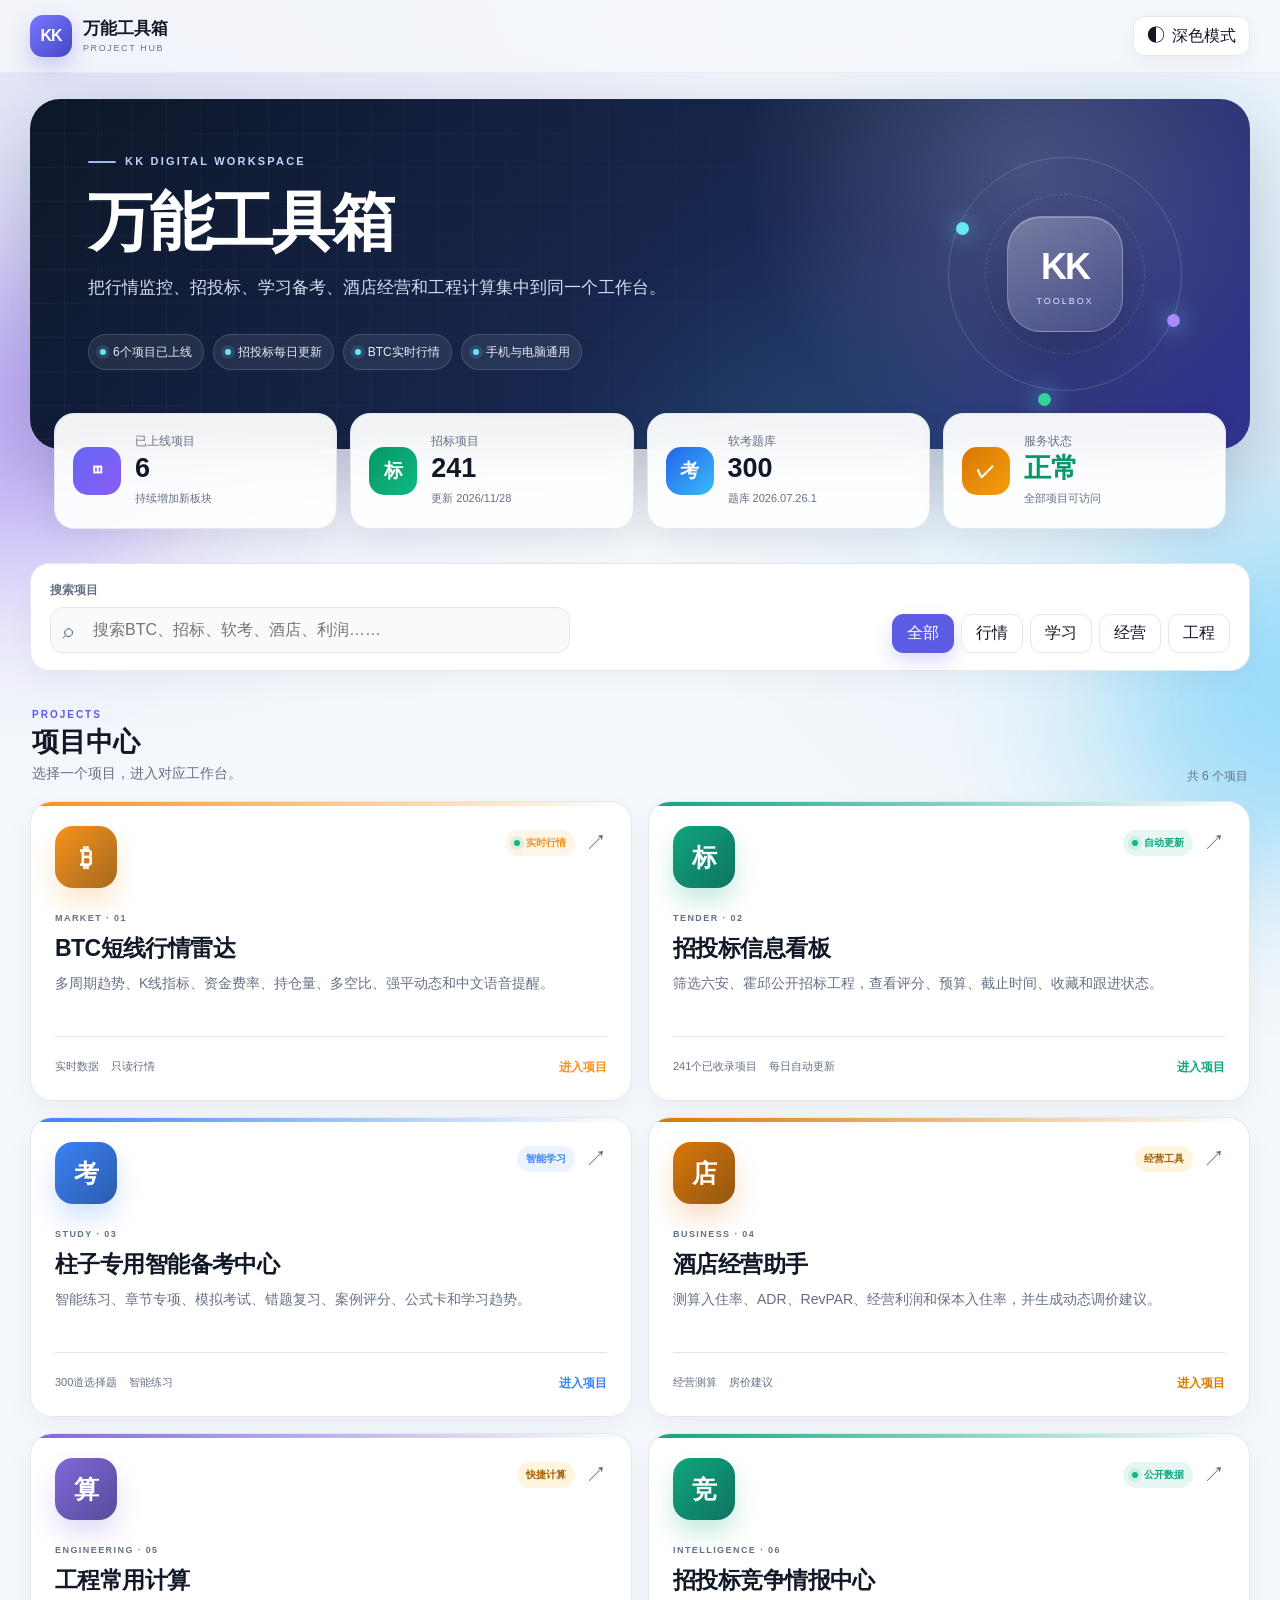
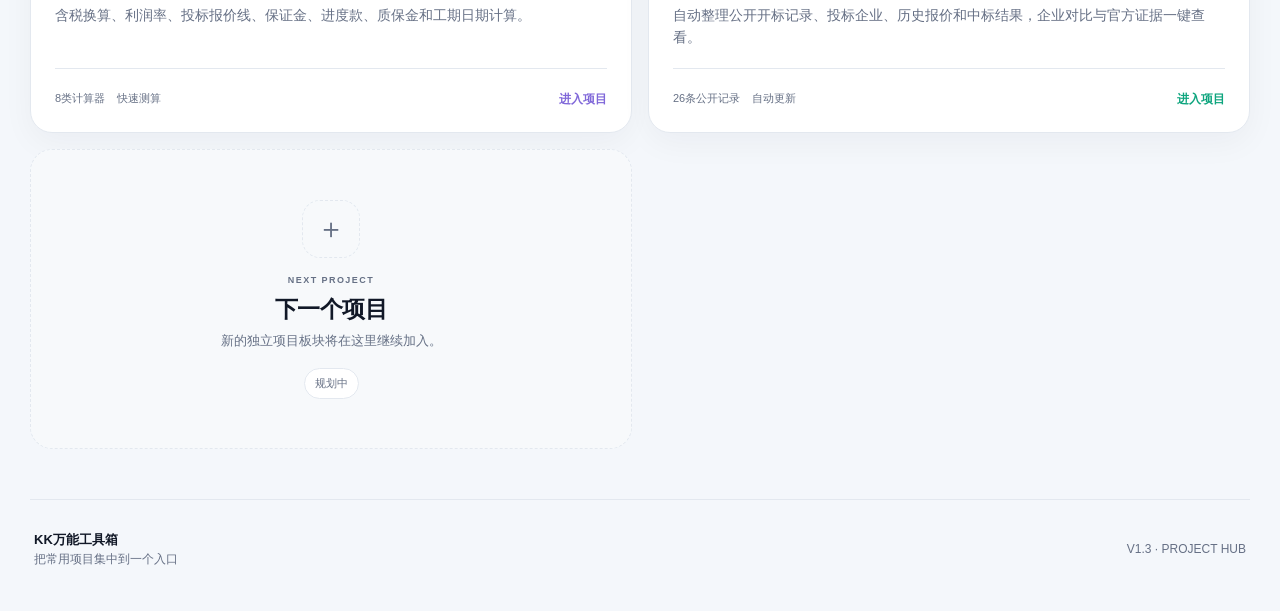
<file: index.html>
<!doctype html>
<html lang="zh-CN">
<head>
  <meta charset="utf-8">
  <meta name="viewport" content="width=device-width,initial-scale=1,viewport-fit=cover">
  <meta name="theme-color" content="#0b1220">
  <meta name="description" content="KK万能工具箱：BTC行情、招投标、竞争对手情报、智能备考、酒店经营和工程计算。">
  <link rel="manifest" href="manifest.webmanifest">
  <link rel="icon" href="icons/toolbox.svg" type="image/svg+xml">
  <link rel="stylesheet" href="assets/portal.css?v=1.2.0">
  <title>KK万能工具箱</title>
</head>
<body>
  <div class="page-glow glow-one"></div>
  <div class="page-glow glow-two"></div>

  <header class="topbar">
    <div class="topbar-inner">
      <a class="brand" href="./" aria-label="KK万能工具箱首页">
        <span class="brand-mark">KK</span>
        <span class="brand-copy"><b>万能工具箱</b><small>PROJECT HUB</small></span>
      </a>
      <div class="topbar-actions">
        <button id="installBtn" class="top-action hidden" type="button">安装应用</button>
        <button id="themeBtn" class="theme-button" type="button" aria-label="切换显示模式"><span class="theme-icon">◐</span><span class="theme-text">深色模式</span></button>
      </div>
    </div>
  </header>

  <div class="shell">
    <section class="hero">
      <div class="hero-content">
        <div class="hero-label"><span></span> KK DIGITAL WORKSPACE</div>
        <h1>万能工具箱</h1>
        <p>把行情监控、招投标、学习备考、酒店经营和工程计算集中到同一个工作台。</p>
        <div class="hero-chips">
          <span><i></i> 6个项目已上线</span><span><i></i> 招投标每日更新</span><span><i></i> BTC实时行情</span><span><i></i> 手机与电脑通用</span>
        </div>
      </div>
      <div class="hero-visual" aria-hidden="true">
        <div class="visual-ring ring-one"></div><div class="visual-ring ring-two"></div>
        <div class="visual-core"><span>KK</span><small>TOOLBOX</small></div>
        <div class="visual-dot dot-one"></div><div class="visual-dot dot-two"></div><div class="visual-dot dot-three"></div>
      </div>
    </section>

    <main>
      <section class="overview" aria-label="工具箱概览">
        <article class="overview-card"><div class="overview-icon indigo">◫</div><div><span>已上线项目</span><strong id="moduleCount">6</strong><small>持续增加新板块</small></div></article>
        <article class="overview-card"><div class="overview-icon emerald">标</div><div><span>招标项目</span><strong id="tenderCount">—</strong><small id="tenderUpdated">正在读取</small></div></article>
        <article class="overview-card"><div class="overview-icon blue">考</div><div><span>软考题库</span><strong id="questionCount">—</strong><small id="questionVersion">正在读取</small></div></article>
        <article class="overview-card"><div class="overview-icon amber">✓</div><div><span>服务状态</span><strong class="status-text">正常</strong><small>全部项目可访问</small></div></article>
      </section>

      <section class="control-panel">
        <div class="search-wrap"><label for="toolSearch">搜索项目</label><div class="search-box"><span class="search-icon">⌕</span><input id="toolSearch" type="search" placeholder="搜索BTC、招标、软考、酒店、利润……"></div></div>
        <div class="filters" aria-label="项目分类">
          <button class="filter active" type="button" data-filter="all">全部</button><button class="filter" type="button" data-filter="market">行情</button><button class="filter" type="button" data-filter="study">学习</button><button class="filter" type="button" data-filter="business">经营</button><button class="filter" type="button" data-filter="engineering">工程</button>
        </div>
      </section>

      <section class="projects-section">
        <div class="section-heading"><div><span class="section-kicker">PROJECTS</span><h2>项目中心</h2><p>选择一个项目，进入对应工作台。</p></div><span class="section-count">共 6 个项目</span></div>
        <div id="toolGrid" class="tool-grid">
          <a class="tool-card btc-card" href="apps/btc/" data-category="market business" data-keywords="BTC 比特币 行情 合约 K线 资金费率 持仓量 多空比 爆仓 语音提醒 技术分析">
            <div class="card-accent"></div><div class="card-top"><div class="project-icon btc">₿</div><div class="card-badges"><span class="badge live"><i></i> 实时行情</span><span class="card-arrow">↗</span></div></div>
            <div class="card-content"><span class="project-code">MARKET · 01</span><h3>BTC短线行情雷达</h3><p>多周期趋势、K线指标、资金费率、持仓量、多空比、强平动态和中文语音提醒。</p></div>
            <div class="card-footer"><span>实时数据</span><span>只读行情</span><b>进入项目</b></div>
          </a>

          <a class="tool-card tender-card" href="apps/tender/" data-category="engineering business" data-keywords="招投标 招标 公告 霍邱 六安 工程 房建 市政 公路 水利">
            <div class="card-accent"></div><div class="card-top"><div class="project-icon tender">标</div><div class="card-badges"><span class="badge live"><i></i> 自动更新</span><span class="card-arrow">↗</span></div></div>
            <div class="card-content"><span class="project-code">TENDER · 02</span><h3>招投标信息看板</h3><p>筛选六安、霍邱公开招标工程，查看评分、预算、截止时间、收藏和跟进状态。</p></div>
            <div class="card-footer"><span id="tenderCardCount">项目读取中</span><span>每日自动更新</span><b>进入项目</b></div>
          </a>

          <a class="tool-card exam-card" href="apps/ruankao/" data-category="study" data-keywords="软考 系统集成 项目管理 题库 模拟考试 错题 案例">
            <div class="card-accent"></div><div class="card-top"><div class="project-icon exam">考</div><div class="card-badges"><span class="badge">智能学习</span><span class="card-arrow">↗</span></div></div>
            <div class="card-content"><span class="project-code">STUDY · 03</span><h3>柱子专用智能备考中心</h3><p>智能练习、章节专项、模拟考试、错题复习、案例评分、公式卡和学习趋势。</p></div>
            <div class="card-footer"><span id="examCardCount">题库读取中</span><span>智能练习</span><b>进入项目</b></div>
          </a>

          <a class="tool-card hotel-card" href="apps/hotel/" data-category="business" data-keywords="酒店 房价 入住率 ADR RevPAR 利润 动态定价 经营">
            <div class="card-accent"></div><div class="card-top"><div class="project-icon hotel">店</div><div class="card-badges"><span class="badge new">经营工具</span><span class="card-arrow">↗</span></div></div>
            <div class="card-content"><span class="project-code">BUSINESS · 04</span><h3>酒店经营助手</h3><p>测算入住率、ADR、RevPAR、经营利润和保本入住率，并生成动态调价建议。</p></div>
            <div class="card-footer"><span>经营测算</span><span>房价建议</span><b>进入项目</b></div>
          </a>

          <a class="tool-card engineering-card" href="apps/engineering/" data-category="engineering business" data-keywords="工程 投标 报价 税率 利润 保证金 进度款 质保金 大写 日期">
            <div class="card-accent"></div><div class="card-top"><div class="project-icon engineering">算</div><div class="card-badges"><span class="badge new">快捷计算</span><span class="card-arrow">↗</span></div></div>
            <div class="card-content"><span class="project-code">ENGINEERING · 05</span><h3>工程常用计算</h3><p>含税换算、利润率、投标报价线、保证金、进度款、质保金和工期日期计算。</p></div>
            <div class="card-footer"><span>8类计算器</span><span>快速测算</span><b>进入项目</b></div>
          </a>

          <a class="tool-card tender-card" href="apps/competitors/" data-category="engineering business" data-keywords="竞争对手 企业 情报 开标 报价 中标结果 霍邱 六安 工程 招投标">
            <div class="card-accent"></div><div class="card-top"><div class="project-icon tender">竞</div><div class="card-badges"><span class="badge live"><i></i> 公开数据</span><span class="card-arrow">↗</span></div></div>
            <div class="card-content"><span class="project-code">INTELLIGENCE · 06</span><h3>招投标竞争情报中心</h3><p>自动整理公开开标记录、投标企业、历史报价和中标结果，企业对比与官方证据一键查看。</p></div>
            <div class="card-footer"><span id="competitorCardCount">等待首次采集</span><span>自动更新</span><b>进入项目</b></div>
          </a>
          <article class="tool-card coming-card" aria-label="更多项目建设中"><div class="coming-inner"><div class="coming-icon">＋</div><span class="project-code">NEXT PROJECT</span><h3>下一个项目</h3><p>新的独立项目板块将在这里继续加入。</p><span class="coming-status">规划中</span></div></article>
        </div>
        <div id="emptyState" class="empty hidden"><div class="empty-icon">⌕</div><h3>没有找到相关项目</h3><p>换一个关键词或分类试试。</p></div>
      </section>
    </main>

    <footer><div><b>KK万能工具箱</b><span>把常用项目集中到一个入口</span></div><span>V1.3 · PROJECT HUB</span></footer>
  </div>
  <div id="toast" class="toast hidden"></div>
  <script src="assets/portal.js?v=1.3.0" defer></script>
</body>
</html>
</file>
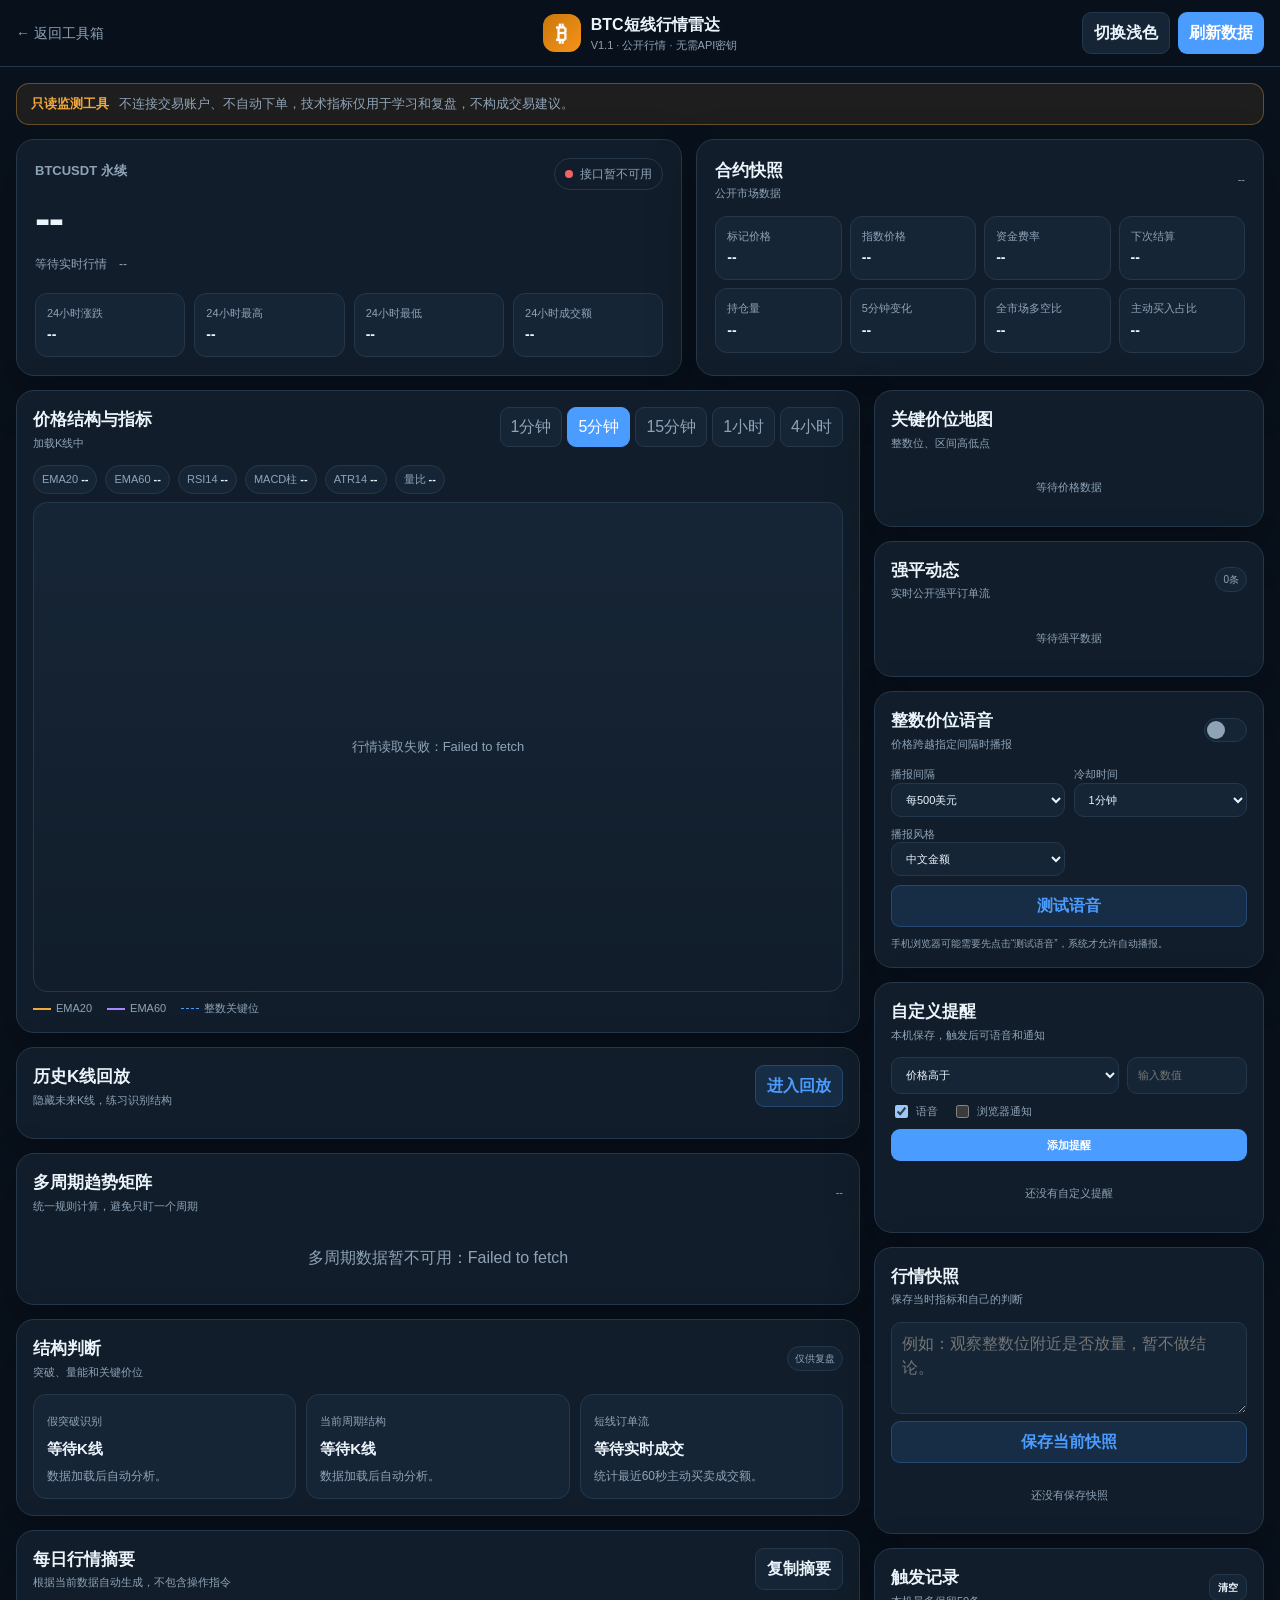
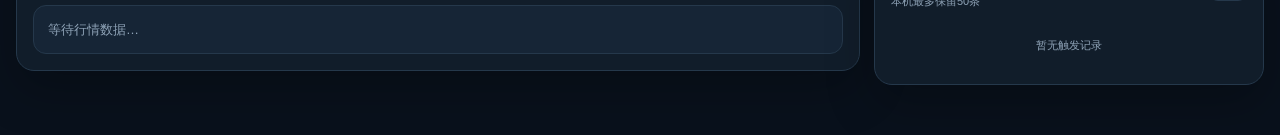
<file: apps/btc/index.html>
<!doctype html>
<html lang="zh-CN">
<head>
  <meta charset="utf-8">
  <meta name="viewport" content="width=device-width,initial-scale=1,viewport-fit=cover">
  <meta name="theme-color" content="#0b1320">
  <meta name="description" content="BTC短线行情雷达 V1.1：多周期趋势、K线指标、合约数据、强平动态、关键价位和语音提醒">
  <link rel="stylesheet" href="assets/style.css">
  <title>BTC短线行情雷达 V1.1</title>
</head>
<body>
  <header class="topbar">
    <a class="back" href="../../">← 返回工具箱</a>
    <div class="brand">
      <span class="coin">₿</span>
      <div>
        <strong>BTC短线行情雷达</strong>
        <small>V1.1 · 公开行情 · 无需API密钥</small>
      </div>
    </div>
    <div class="top-actions">
      <button id="themeBtn" class="btn ghost">切换浅色</button>
      <button id="refreshBtn" class="btn primary">刷新数据</button>
    </div>
  </header>

  <main class="page">
    <section class="warning">
      <strong>只读监测工具</strong>
      <span>不连接交易账户、不自动下单，技术指标仅用于学习和复盘，不构成交易建议。</span>
    </section>

    <section class="hero-grid">
      <article class="price-card panel">
        <div class="price-head">
          <div>
            <span class="label">BTCUSDT 永续</span>
            <div id="mainPrice" class="main-price">--</div>
            <div class="price-sub">
              <span id="priceMove">等待实时行情</span>
              <span id="dataTime">--</span>
            </div>
          </div>
          <div id="connectionBadge" class="status connecting"><i></i>连接中</div>
        </div>
        <div class="stat-row">
          <div><span>24小时涨跌</span><strong id="change24">--</strong></div>
          <div><span>24小时最高</span><strong id="high24">--</strong></div>
          <div><span>24小时最低</span><strong id="low24">--</strong></div>
          <div><span>24小时成交额</span><strong id="quoteVolume24">--</strong></div>
        </div>
      </article>

      <article class="panel contract-summary">
        <div class="panel-title">
          <div><h2>合约快照</h2><p>公开市场数据</p></div>
          <span id="contractUpdated" class="muted">--</span>
        </div>
        <div class="contract-grid">
          <div><span>标记价格</span><strong id="markPrice">--</strong></div>
          <div><span>指数价格</span><strong id="indexPrice">--</strong></div>
          <div><span>资金费率</span><strong id="fundingRate">--</strong></div>
          <div><span>下次结算</span><strong id="fundingCountdown">--</strong></div>
          <div><span>持仓量</span><strong id="openInterest">--</strong></div>
          <div><span>5分钟变化</span><strong id="oiChange">--</strong></div>
          <div><span>全市场多空比</span><strong id="longShortRatio">--</strong></div>
          <div><span>主动买入占比</span><strong id="takerBuyRatio">--</strong></div>
        </div>
      </article>
    </section>

    <section class="workspace">
      <div class="main-column">
        <article class="panel chart-panel">
          <div class="chart-toolbar">
            <div>
              <h2>价格结构与指标</h2>
              <p id="chartSubtitle">加载K线中</p>
            </div>
            <div id="intervalTabs" class="tabs">
              <button data-interval="1m">1分钟</button>
              <button class="active" data-interval="5m">5分钟</button>
              <button data-interval="15m">15分钟</button>
              <button data-interval="1h">1小时</button>
              <button data-interval="4h">4小时</button>
            </div>
          </div>
          <div class="indicator-strip">
            <span>EMA20 <b id="ema20Value">--</b></span>
            <span>EMA60 <b id="ema60Value">--</b></span>
            <span>RSI14 <b id="rsiValue">--</b></span>
            <span>MACD柱 <b id="macdValue">--</b></span>
            <span>ATR14 <b id="atrValue">--</b></span>
            <span>量比 <b id="volumeRatio">--</b></span>
          </div>
          <div class="canvas-wrap">
            <canvas id="priceChart"></canvas>
            <div id="chartEmpty" class="chart-empty">正在读取行情数据…</div>
          </div>
          <div class="legend">
            <span><i class="ema20"></i>EMA20</span>
            <span><i class="ema60"></i>EMA60</span>
            <span><i class="level"></i>整数关键位</span>
          </div>
        </article>

        <article class="panel replay-panel">
          <div class="panel-title">
            <div><h2>历史K线回放</h2><p>隐藏未来K线，练习识别结构</p></div>
            <button id="replayToggle" class="btn secondary">进入回放</button>
          </div>
          <div id="replayControls" class="replay-controls hidden">
            <button id="replayPlay" class="btn ghost">播放</button>
            <input id="replaySlider" type="range" min="60" max="239" value="120">
            <span id="replayTime">--</span>
            <button id="replayExit" class="btn ghost">退出</button>
          </div>
        </article>

        <article class="panel">
          <div class="panel-title">
            <div><h2>多周期趋势矩阵</h2><p>统一规则计算，避免只盯一个周期</p></div>
            <span id="matrixUpdated" class="muted">--</span>
          </div>
          <div id="trendMatrix" class="matrix">
            <div class="matrix-loading">正在计算多周期结构…</div>
          </div>
        </article>

        <article class="panel">
          <div class="panel-title">
            <div><h2>结构判断</h2><p>突破、量能和关键价位</p></div>
            <span class="tag neutral">仅供复盘</span>
          </div>
          <div class="analysis-grid">
            <div class="analysis-card">
              <span>假突破识别</span>
              <strong id="breakoutTitle">等待K线</strong>
              <p id="breakoutText">数据加载后自动分析。</p>
            </div>
            <div class="analysis-card">
              <span>当前周期结构</span>
              <strong id="structureTitle">等待K线</strong>
              <p id="structureText">数据加载后自动分析。</p>
            </div>
            <div class="analysis-card">
              <span>短线订单流</span>
              <strong id="flowTitle">等待实时成交</strong>
              <p id="flowText">统计最近60秒主动买卖成交额。</p>
            </div>
          </div>
        </article>

        <article class="panel">
          <div class="panel-title">
            <div><h2>每日行情摘要</h2><p>根据当前数据自动生成，不包含操作指令</p></div>
            <button id="copyReportBtn" class="btn ghost">复制摘要</button>
          </div>
          <div id="dailyReport" class="report">等待行情数据…</div>
        </article>
      </div>

      <aside class="side-column">
        <article class="panel">
          <div class="panel-title">
            <div><h2>关键价位地图</h2><p>整数位、区间高低点</p></div>
          </div>
          <div id="levelMap" class="level-map">
            <div class="empty-line">等待价格数据</div>
          </div>
        </article>

        <article class="panel">
          <div class="panel-title">
            <div><h2>强平动态</h2><p>实时公开强平订单流</p></div>
            <span id="liqCount" class="tag neutral">0条</span>
          </div>
          <div id="liquidationFeed" class="liquidation-feed">
            <div class="empty-line">等待强平数据</div>
          </div>
        </article>

        <article class="panel">
          <div class="panel-title">
            <div><h2>整数价位语音</h2><p>价格跨越指定间隔时播报</p></div>
            <label class="switch"><input id="voiceEnabled" type="checkbox"><span></span></label>
          </div>
          <div class="form-grid">
            <label>播报间隔
              <select id="voiceStep">
                <option value="100">每100美元</option>
                <option value="500" selected>每500美元</option>
                <option value="1000">每1000美元</option>
              </select>
            </label>
            <label>冷却时间
              <select id="voiceCooldown">
                <option value="30">30秒</option>
                <option value="60" selected>1分钟</option>
                <option value="120">2分钟</option>
                <option value="300">5分钟</option>
              </select>
            </label>
            <label>播报风格
              <select id="voiceStyle">
                <option value="amount">中文金额</option>
                <option value="digits">逐位数字</option>
              </select>
            </label>
            <button id="voiceTestBtn" class="btn secondary full">测试语音</button>
          </div>
          <p class="micro">手机浏览器可能需要先点击“测试语音”，系统才允许自动播报。</p>
        </article>

        <article class="panel">
          <div class="panel-title">
            <div><h2>自定义提醒</h2><p>本机保存，触发后可语音和通知</p></div>
          </div>
          <div class="alert-form">
            <select id="alertType">
              <option value="price_above">价格高于</option>
              <option value="price_below">价格低于</option>
              <option value="rsi_above">RSI高于</option>
              <option value="rsi_below">RSI低于</option>
              <option value="funding_abs_above">资金费率绝对值高于</option>
              <option value="oi_change_abs_above">持仓量5分钟变化绝对值高于</option>
            </select>
            <input id="alertValue" type="number" step="any" placeholder="输入数值">
            <div class="check-row">
              <label><input id="alertSpeech" type="checkbox" checked>语音</label>
              <label><input id="alertNotify" type="checkbox">浏览器通知</label>
            </div>
            <button id="addAlertBtn" class="btn primary">添加提醒</button>
          </div>
          <div id="alertList" class="alert-list"></div>
        </article>

        <article class="panel">
          <div class="panel-title">
            <div><h2>行情快照</h2><p>保存当时指标和自己的判断</p></div>
          </div>
          <textarea id="snapshotNote" rows="3" placeholder="例如：观察整数位附近是否放量，暂不做结论。"></textarea>
          <button id="saveSnapshotBtn" class="btn secondary full">保存当前快照</button>
          <div id="snapshotList" class="snapshot-list"></div>
        </article>

        <article class="panel">
          <div class="panel-title">
            <div><h2>触发记录</h2><p>本机最多保留50条</p></div>
            <button id="clearEventsBtn" class="btn ghost tiny">清空</button>
          </div>
          <div id="eventLog" class="event-log"></div>
        </article>
      </aside>
    </section>
  </main>

  <div id="toast" class="toast hidden"></div>
  <script src="assets/app.js" defer></script>
</body>
</html>
</file>
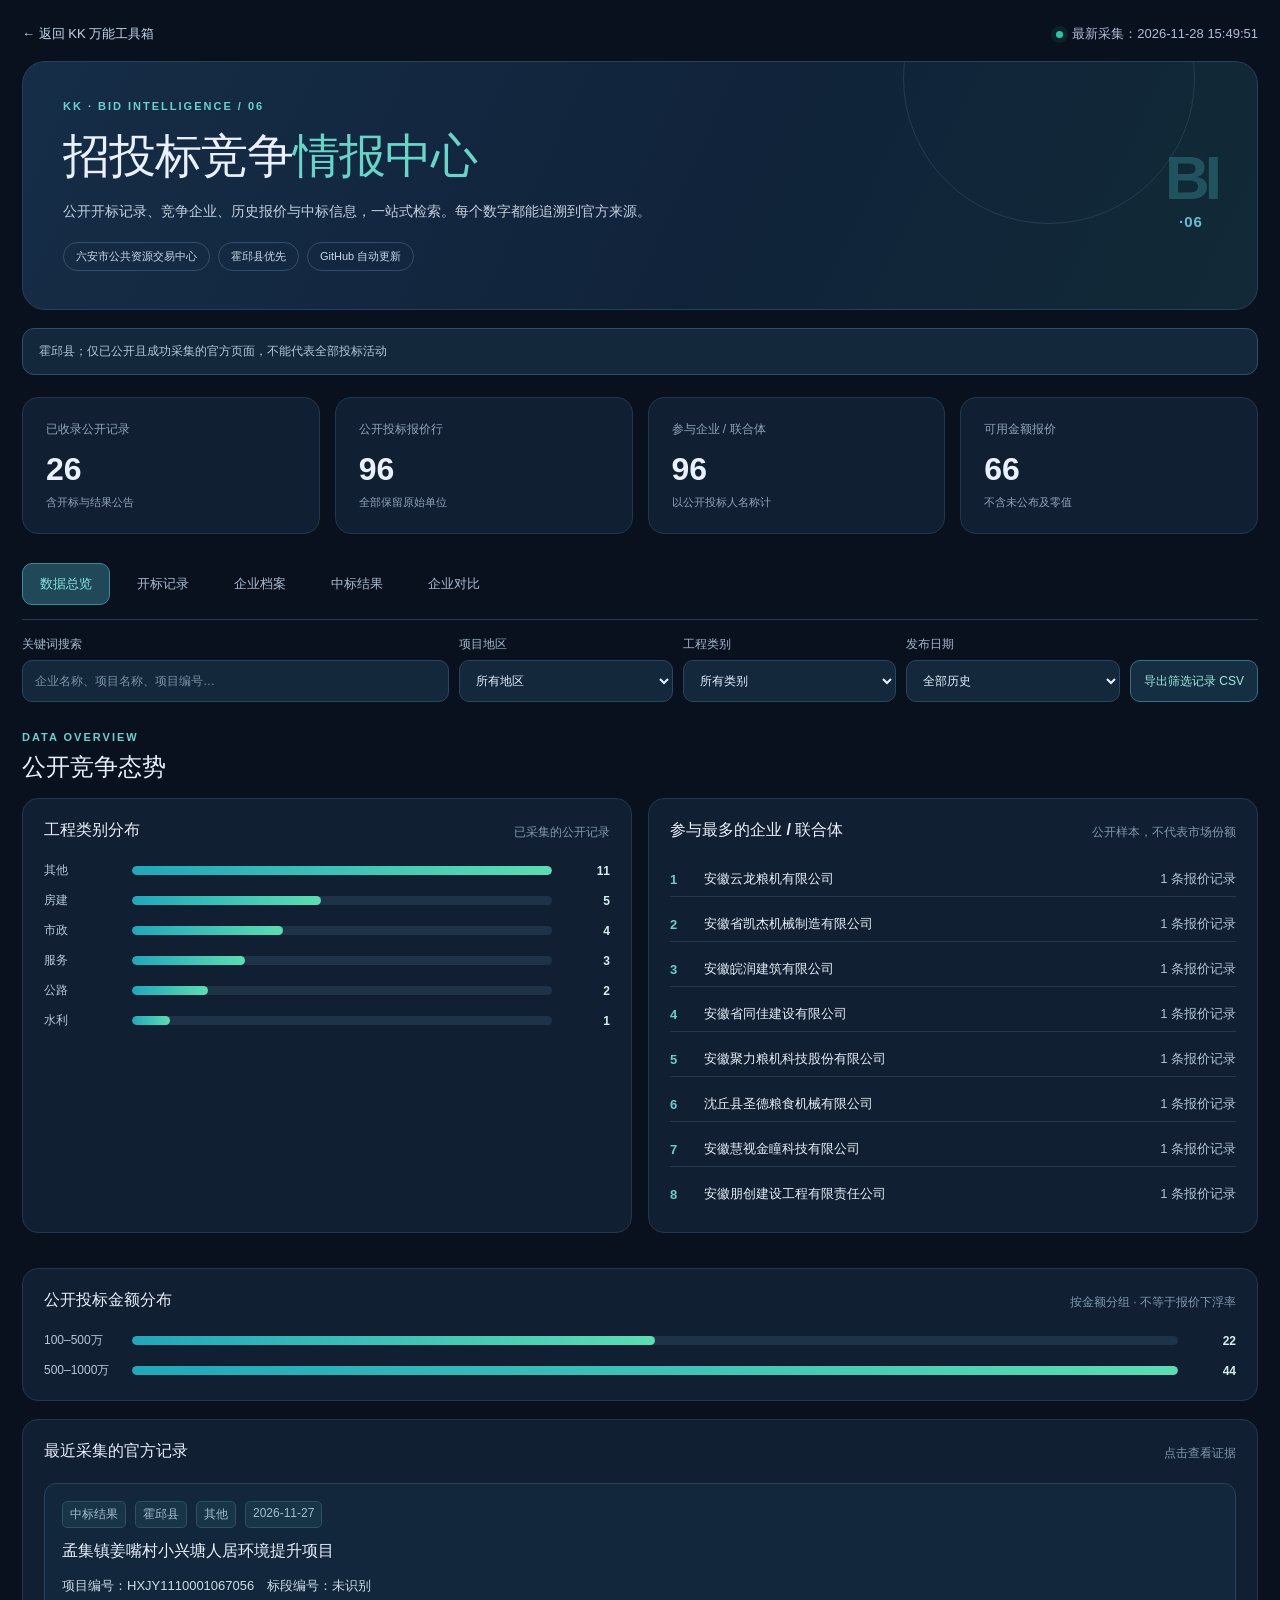
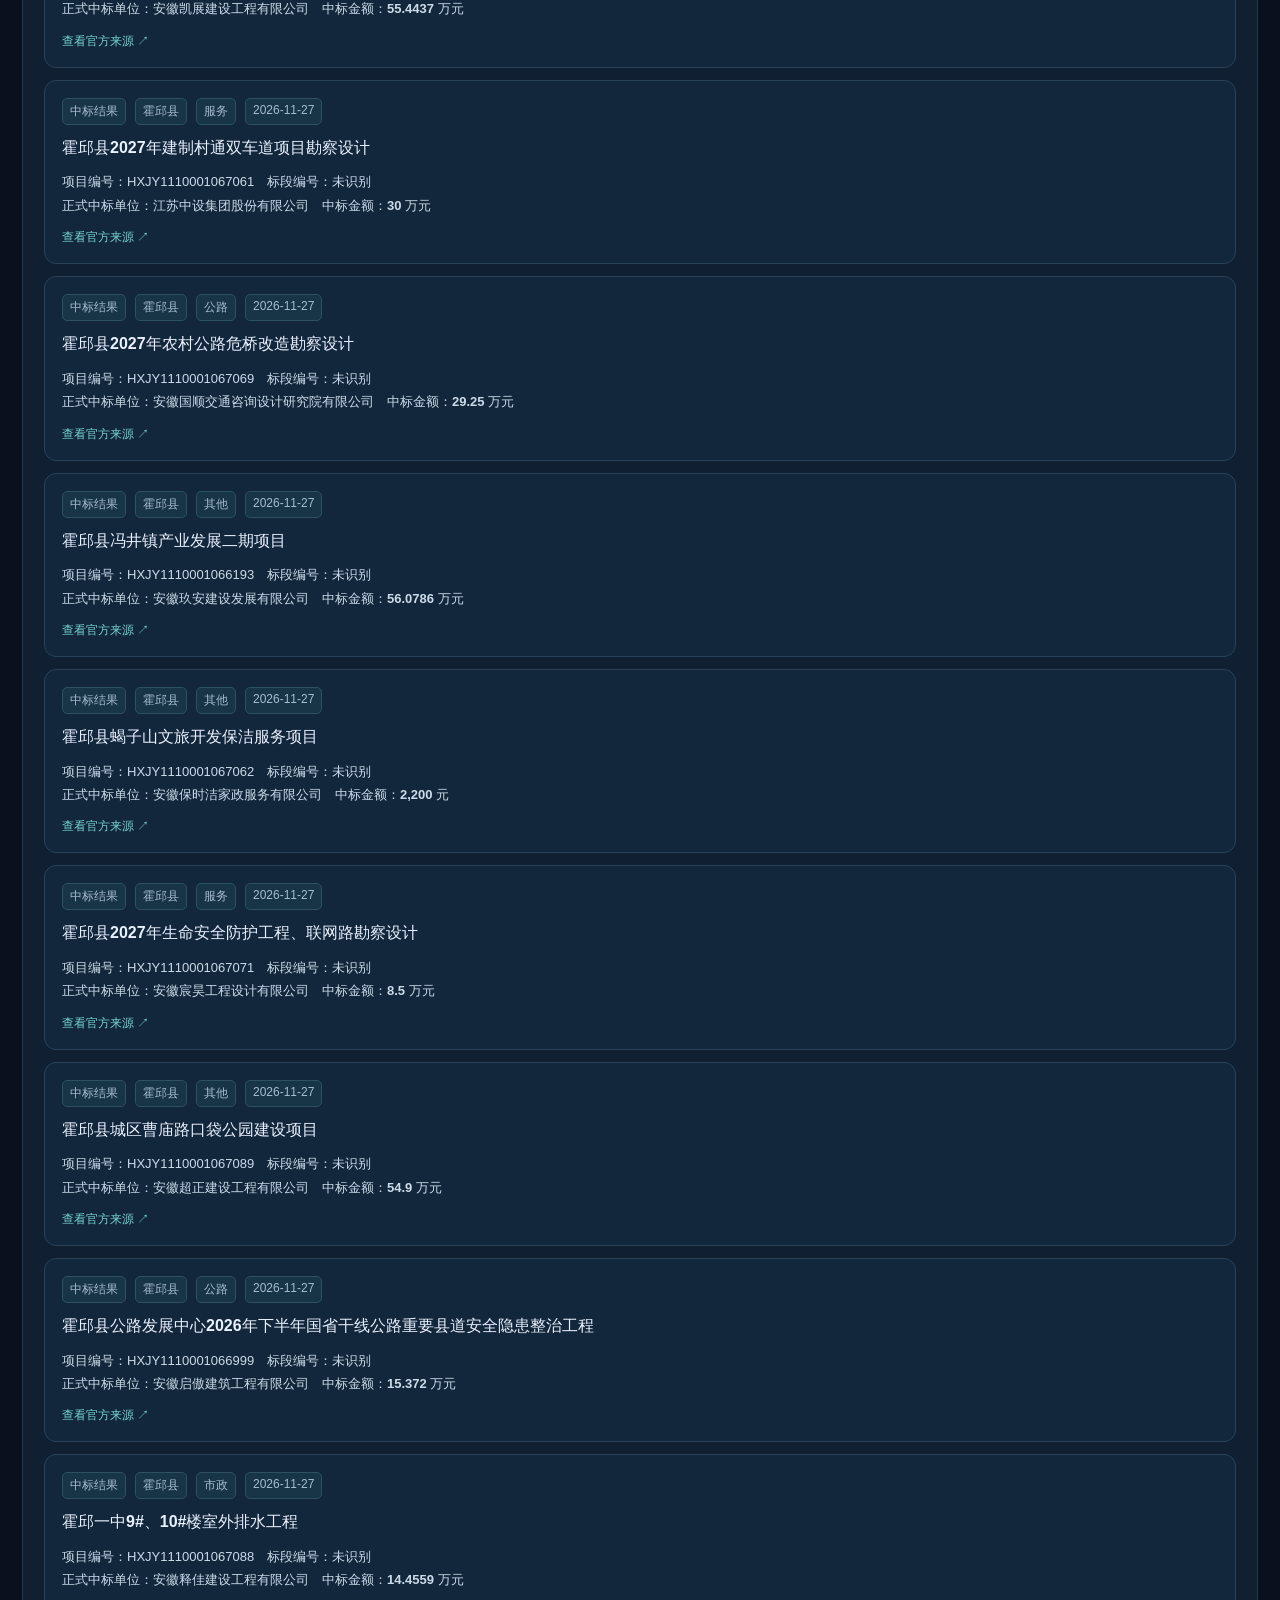
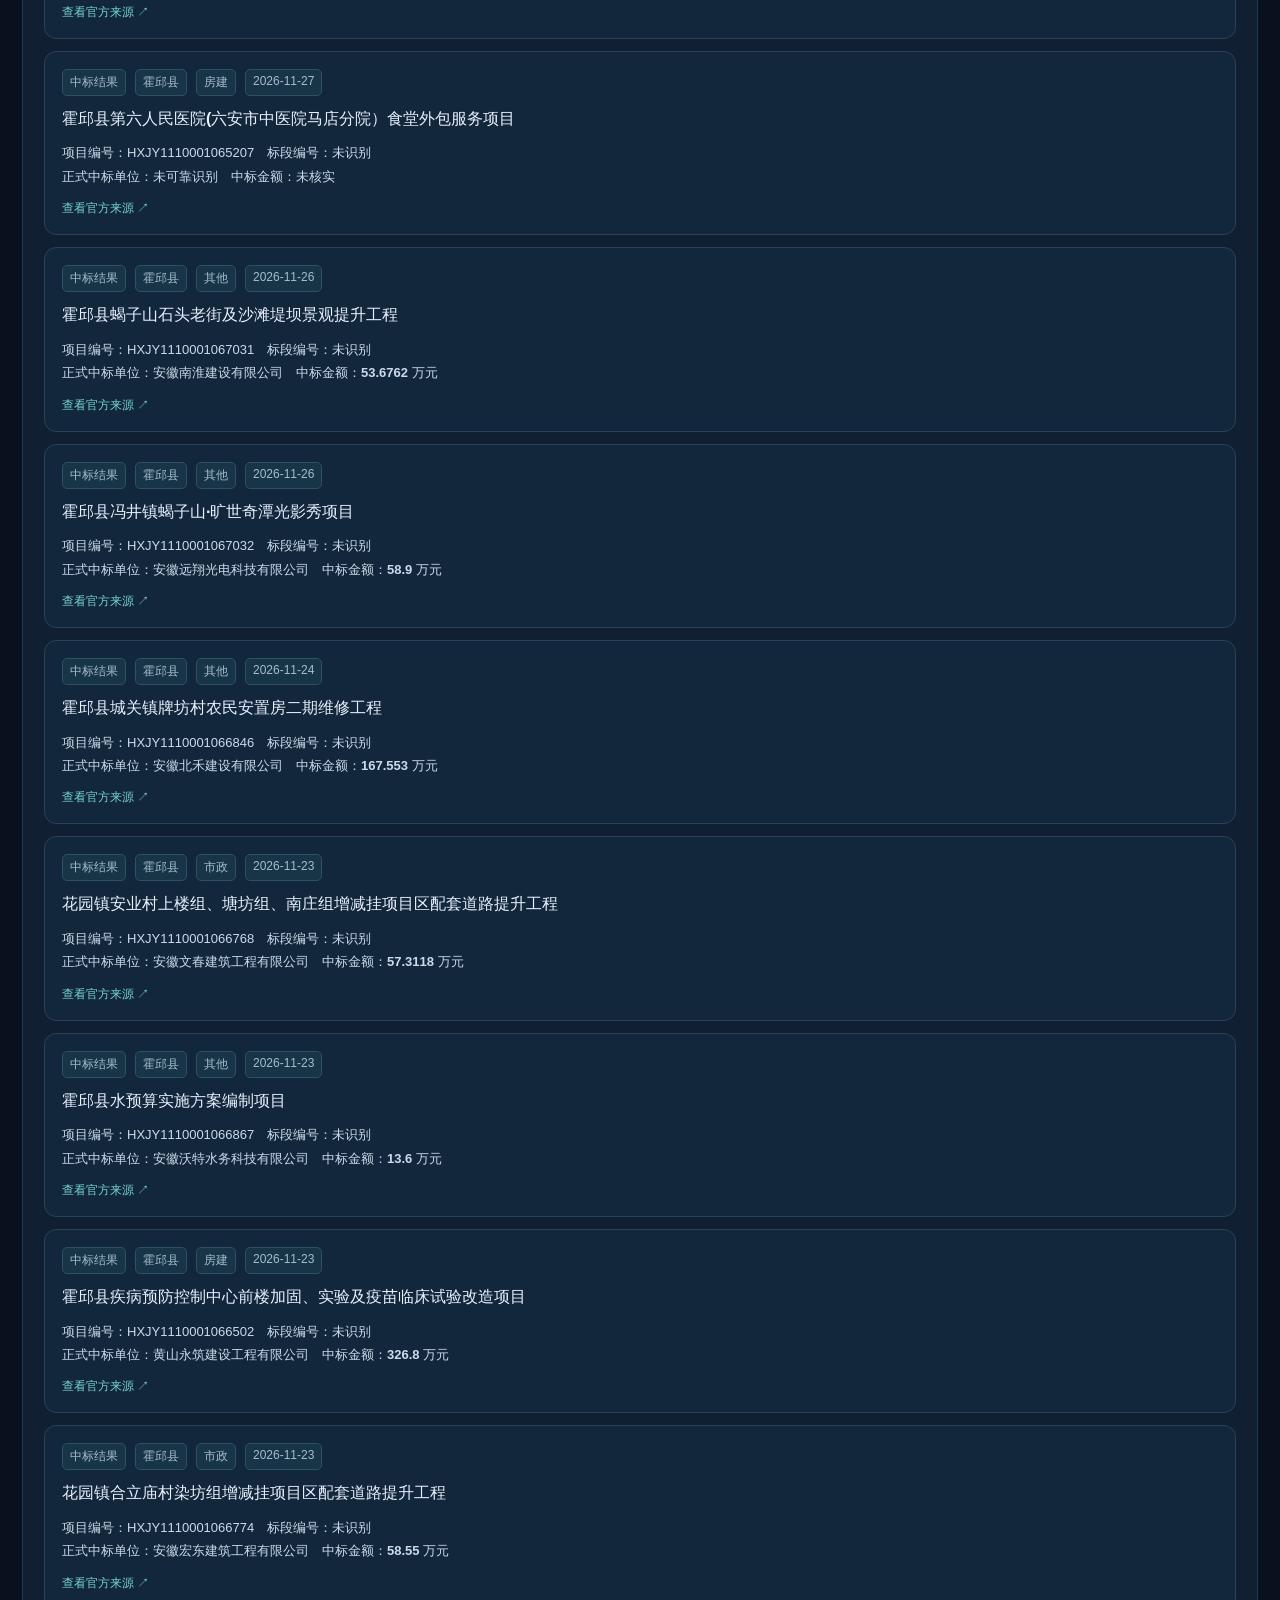
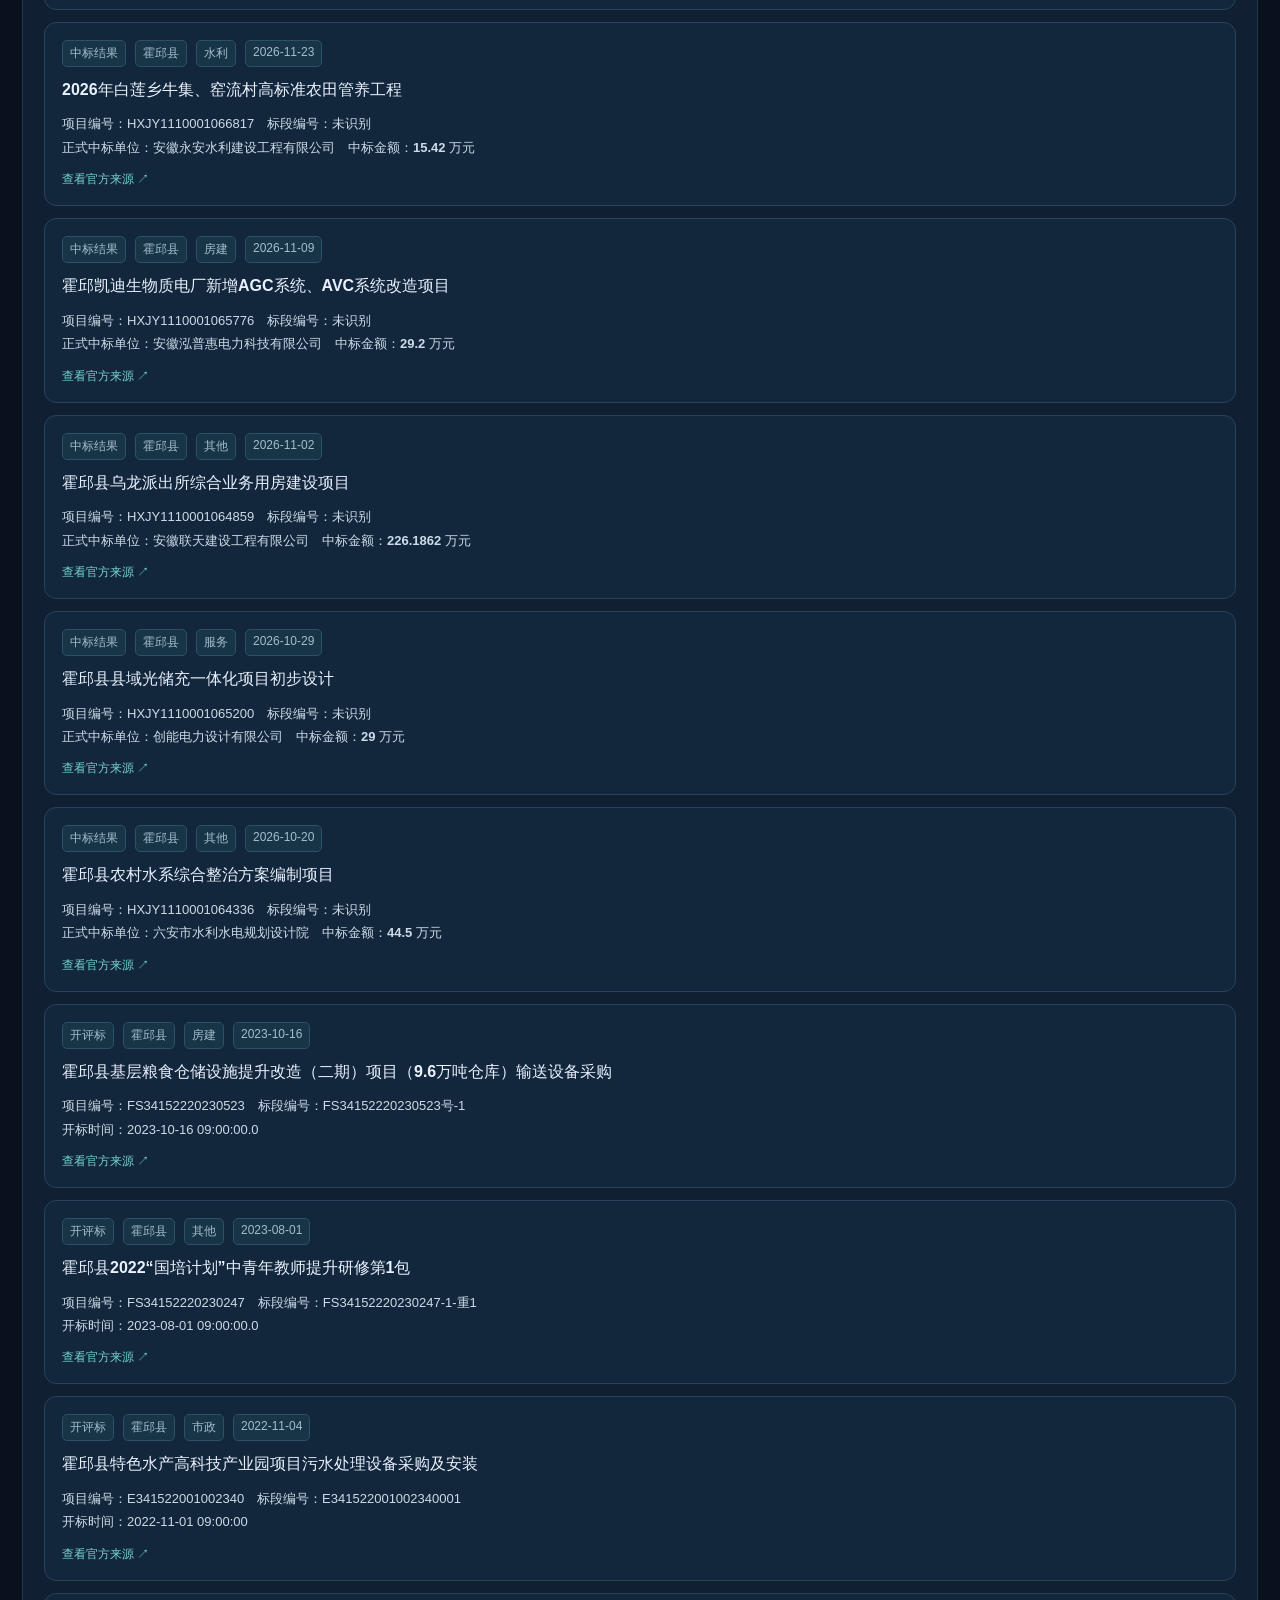
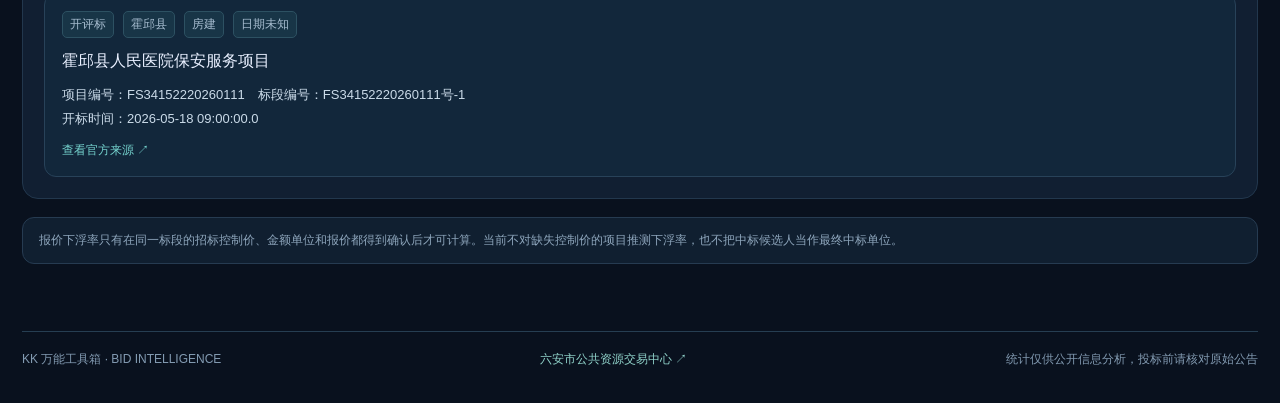
<file: apps/competitors/index.html>
<!doctype html>
<html lang="zh-CN">
<head>
  <meta charset="utf-8">
  <meta name="viewport" content="width=device-width,initial-scale=1,viewport-fit=cover">
  <meta name="theme-color" content="#0b1526">
  <meta name="description" content="KK招投标竞争情报中心：基于六安市公共资源交易中心公开的开评标与中标信息，提供企业档案、历史报价、结果分析和来源核验。">
  <title>KK · 招投标竞争情报中心</title>
  <link rel="stylesheet" href="assets/style.css?v=1.0.0">
</head>
<body>
  <div class="shell">
    <header class="top">
      <a class="back" href="../../">← 返回 KK 万能工具箱</a>
      <div class="top-actions">
        <span class="status-dot" aria-hidden="true"></span>
        <span id="lastUpdate">读取数据中…</span>
      </div>
    </header>

    <section class="hero">
      <div>
        <div class="eyebrow">KK · BID INTELLIGENCE / 06</div>
        <h1>招投标竞争<span>情报中心</span></h1>
        <p>公开开标记录、竞争企业、历史报价与中标信息，一站式检索。每个数字都能追溯到官方来源。</p>
        <div class="hero-badges"><span>六安市公共资源交易中心</span><span>霍邱县优先</span><span>GitHub 自动更新</span></div>
      </div>
      <div class="hero-icon" aria-hidden="true">BI<span>·06</span></div>
    </section>

    <div id="loadError" class="notice warn" role="status" hidden>数据暂时无法读取，请刷新页面重试。</div>
    <div class="notice" id="coverage">数据按公开页面持续补充，不能代表全部投标活动。</div>

    <section class="stats" aria-label="数据概览">
      <article><span>已收录公开记录</span><strong id="sProjects">—</strong><small>含开标与结果公告</small></article>
      <article><span>公开投标报价行</span><strong id="sBids">—</strong><small>全部保留原始单位</small></article>
      <article><span>参与企业 / 联合体</span><strong id="sCompanies">—</strong><small>以公开投标人名称计</small></article>
      <article><span>可用金额报价</span><strong id="sValid">—</strong><small>不含未公布及零值</small></article>
    </section>

    <nav class="tabs" aria-label="情报中心功能">
      <button class="tab active" data-tab="overview" type="button">数据总览</button>
      <button class="tab" data-tab="openings" type="button">开标记录</button>
      <button class="tab" data-tab="companies" type="button">企业档案</button>
      <button class="tab" data-tab="awards" type="button">中标结果</button>
      <button class="tab" data-tab="compare" type="button">企业对比</button>
    </nav>

    <section class="filters" aria-label="数据筛选">
      <label>关键词搜索<input id="q" type="search" placeholder="企业名称、项目名称、项目编号…"></label>
      <label>项目地区<select id="region"><option value="">所有地区</option></select></label>
      <label>工程类别<select id="category"><option value="">所有类别</option></select></label>
      <label>发布日期<select id="range"><option value="all">全部历史</option><option value="90">近90天</option><option value="365">近一年</option><option value="730">近两年</option></select></label>
      <button class="outline export" id="exportCsv" type="button">导出筛选记录 CSV</button>
    </section>

    <main>
      <section class="panel active" id="view-overview">
        <div class="section-heading"><div><span class="kicker">DATA OVERVIEW</span><h2>公开竞争态势</h2></div></div>
        <div class="two">
          <article class="surface">
            <div class="panel-title"><h3>工程类别分布</h3><small>已采集的公开记录</small></div>
            <div id="categoryChart" class="bars"></div>
          </article>
          <article class="surface">
            <div class="panel-title"><h3>参与最多的企业 / 联合体</h3><small>公开样本，不代表市场份额</small></div>
            <div id="topCompanies" class="leaderboard"></div>
          </article>
        </div>
        <article class="surface">
          <div class="panel-title"><h3>公开投标金额分布</h3><small>按金额分组 · 不等于报价下浮率</small></div>
          <div id="priceChart" class="bars"></div>
        </article>
        <article class="surface">
          <div class="panel-title"><h3>最近采集的官方记录</h3><small>点击查看证据</small></div>
          <div id="recentRecords" class="records"></div>
        </article>
        <div class="notice subtle">报价下浮率只有在同一标段的招标控制价、金额单位和报价都得到确认后才可计算。当前不对缺失控制价的项目推测下浮率，也不把中标候选人当作最终中标单位。</div>
      </section>

      <section class="panel" id="view-openings">
        <div class="section-heading"><div><span class="kicker">BID OPENING</span><h2>开标与投标报价</h2></div><small id="openingCount"></small></div>
        <div id="openingRecords" class="records"></div>
      </section>

      <section class="panel" id="view-companies">
        <div class="section-heading"><div><span class="kicker">COMPANY PROFILE</span><h2>竞争企业档案</h2></div><small id="companyCount"></small></div>
        <div id="companyRecords" class="companies"></div>
      </section>

      <section class="panel" id="view-awards">
        <div class="section-heading"><div><span class="kicker">AWARD HISTORY</span><h2>中标及成交结果</h2></div><small id="awardCount"></small></div>
        <div id="awardRecords" class="records"></div>
        <div class="notice subtle">“推荐第一候选人”与“最终中标人”不同。只有正式中标结果公告明确披露的单位才会显示为中标人。</div>
      </section>

      <section class="panel" id="view-compare">
        <div class="section-heading"><div><span class="kicker">COMPANY COMPARISON</span><h2>公开样本企业对比</h2></div></div>
        <div class="two compare-select">
          <label>企业 A<select id="compareA"><option value="">选择企业</option></select></label>
          <label>企业 B<select id="compareB"><option value="">选择企业</option></select></label>
        </div>
        <article class="surface">
          <div id="comparison" class="compare-empty">从上方选择两家企业进行公开样本比较。</div>
        </article>
        <div class="notice subtle">同一联合体投标会作为一个投标人记录，暂不拆分为成员公司的独立投标。样本中“未找到中标记录”不等于该企业从未中标。</div>
      </section>
    </main>

    <footer>
      <span>KK 万能工具箱 · BID INTELLIGENCE</span>
      <a href="https://ggzy.luan.gov.cn/" target="_blank" rel="noopener noreferrer">六安市公共资源交易中心 ↗</a>
      <span>统计仅供公开信息分析，投标前请核对原始公告</span>
    </footer>
  </div>
  <script src="assets/app.js?v=1.0.0" defer></script>
</body>
</html>
</file>
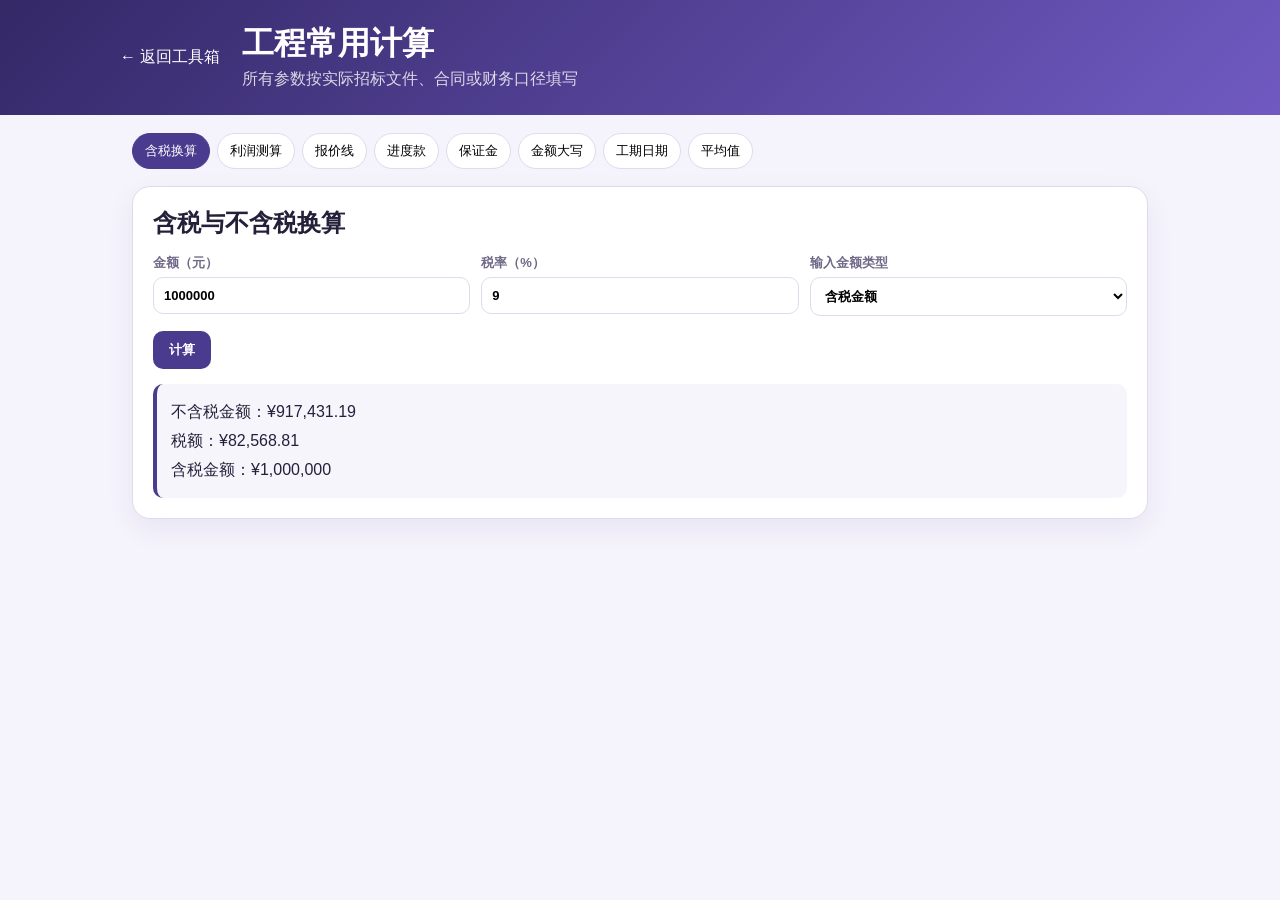
<file: apps/engineering/index.html>
<!doctype html><html lang="zh-CN"><head>
<meta charset="utf-8"><meta name="viewport" content="width=device-width,initial-scale=1,viewport-fit=cover">
<meta name="theme-color" content="#4b3b8f"><link rel="stylesheet" href="style.css"><title>工程常用计算</title>
</head><body>
<header><a href="../../">← 返回工具箱</a><div><h1>工程常用计算</h1><p>所有参数按实际招标文件、合同或财务口径填写</p></div></header>
<main>
<div class="nav">
<button class="active" data-tool="tax">含税换算</button><button data-tool="profit">利润测算</button><button data-tool="bid">报价线</button><button data-tool="payment">进度款</button><button data-tool="guarantee">保证金</button><button data-tool="uppercase">金额大写</button><button data-tool="date">工期日期</button><button data-tool="average">平均值</button>
</div>

<section id="tax" class="tool active"><h2>含税与不含税换算</h2><div class="form"><label>金额（元）<input id="taxAmount" type="number" value="1000000"></label><label>税率（%）<input id="taxRate" type="number" value="9"></label><label>输入金额类型<select id="taxType"><option value="inclusive">含税金额</option><option value="exclusive">不含税金额</option></select></label></div><button onclick="calcTax()">计算</button><div id="taxResult" class="result"></div></section>

<section id="profit" class="tool"><h2>项目利润与利润率</h2><div class="form"><label>合同收入（元）<input id="income" type="number" value="1000000"></label><label>预计总成本（元）<input id="cost" type="number" value="850000"></label><label>其他费用（元）<input id="otherCost" type="number" value="30000"></label></div><button onclick="calcProfit()">计算</button><div id="profitResult" class="result"></div></section>

<section id="bid" class="tool"><h2>投标报价比例线</h2><p class="hint">此工具只做数学换算，最终规则以招标文件为准。</p><div class="form"><label>控制价（元）<input id="controlPrice" type="number" value="10000000"></label><label>目标比例（%）<input id="targetRate" type="number" value="85"></label><label>拟报价（元）<input id="myBid" type="number" value="8500000"></label></div><button onclick="calcBid()">计算</button><div id="bidResult" class="result"></div></section>

<section id="payment" class="tool"><h2>进度款与质保金</h2><div class="form"><label>已完成产值（元）<input id="completed" type="number" value="500000"></label><label>支付比例（%）<input id="payRate" type="number" value="80"></label><label>质保金比例（%）<input id="retentionRate" type="number" value="3"></label><label>已支付金额（元）<input id="paid" type="number" value="100000"></label></div><button onclick="calcPayment()">计算</button><div id="paymentResult" class="result"></div></section>

<section id="guarantee" class="tool"><h2>投标/履约保证金测算</h2><div class="form"><label>计算基数（元）<input id="guaranteeBase" type="number" value="10000000"></label><label>比例（%）<input id="guaranteeRate" type="number" value="2"></label><label>招标文件规定上限（元，可空）<input id="guaranteeCap" type="number" value=""></label></div><button onclick="calcGuarantee()">计算</button><div id="guaranteeResult" class="result"></div></section>

<section id="uppercase" class="tool"><h2>人民币金额大写</h2><div class="form one"><label>金额（元）<input id="upperAmount" type="number" step="0.01" value="1234567.89"></label></div><button onclick="calcUpper()">转换</button><div id="upperResult" class="result"></div></section>

<section id="date" class="tool"><h2>工期日期计算</h2><div class="form"><label>开始日期<input id="startDate" type="date"></label><label>日历工期（天）<input id="duration" type="number" value="90"></label><label>计算方式<select id="dateMode"><option value="inclusive">开始日计入第1天</option><option value="exclusive">开始日后第N天</option></select></label></div><button onclick="calcDate()">计算</button><div id="dateResult" class="result"></div></section>

<section id="average" class="tool"><h2>多家报价平均值</h2><div class="form one"><label>报价列表（用空格、逗号或换行分隔）<textarea id="values">8500000, 8620000, 8450000, 8710000</textarea></label></div><button onclick="calcAverage()">计算</button><div id="averageResult" class="result"></div></section>
</main><script src="app.js"></script></body></html>
</file>
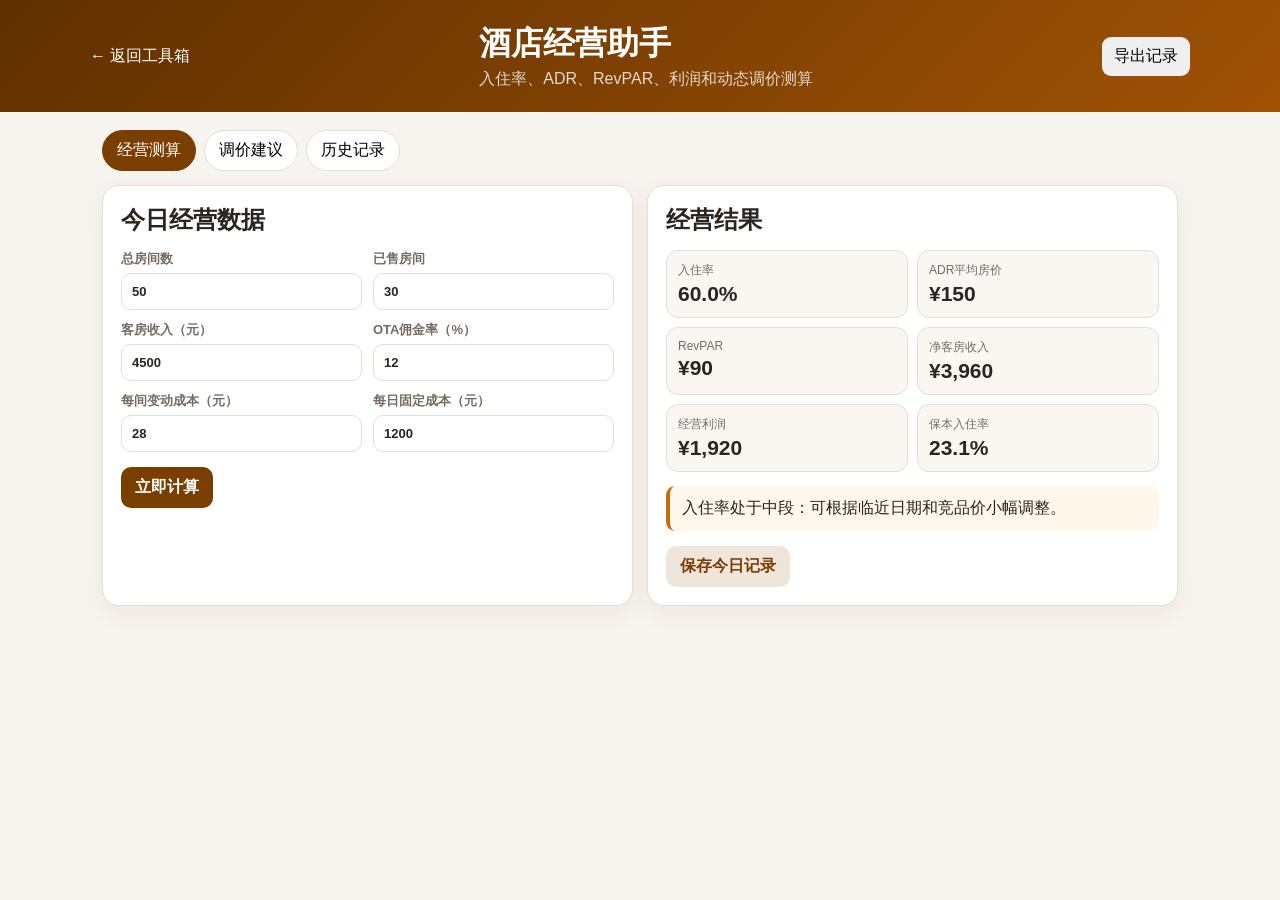
<file: apps/hotel/index.html>
<!doctype html>
<html lang="zh-CN">
<head>
<meta charset="utf-8"><meta name="viewport" content="width=device-width,initial-scale=1,viewport-fit=cover">
<meta name="theme-color" content="#7a3e00">
<link rel="stylesheet" href="style.css">
<title>酒店经营助手</title>
</head>
<body>
<header class="top">
  <a href="../../" class="back">← 返回工具箱</a>
  <div><h1>酒店经营助手</h1><p>入住率、ADR、RevPAR、利润和动态调价测算</p></div>
  <button id="exportBtn">导出记录</button>
</header>
<main>
<section class="tabs">
  <button class="tab active" data-tab="daily">经营测算</button>
  <button class="tab" data-tab="price">调价建议</button>
  <button class="tab" data-tab="history">历史记录</button>
</section>

<section id="daily" class="page active">
  <div class="grid">
    <article class="panel">
      <h2>今日经营数据</h2>
      <div class="form-grid">
        <label>总房间数<input id="rooms" type="number" min="1" value="50"></label>
        <label>已售房间<input id="sold" type="number" min="0" value="30"></label>
        <label>客房收入（元）<input id="revenue" type="number" min="0" value="4500"></label>
        <label>OTA佣金率（%）<input id="commission" type="number" min="0" step="0.1" value="12"></label>
        <label>每间变动成本（元）<input id="variableCost" type="number" min="0" value="28"></label>
        <label>每日固定成本（元）<input id="fixedCost" type="number" min="0" value="1200"></label>
      </div>
      <button id="calcDaily" class="primary">立即计算</button>
    </article>
    <article class="panel result">
      <h2>经营结果</h2>
      <div class="metrics">
        <div><span>入住率</span><strong id="occupancy">—</strong></div>
        <div><span>ADR平均房价</span><strong id="adr">—</strong></div>
        <div><span>RevPAR</span><strong id="revpar">—</strong></div>
        <div><span>净客房收入</span><strong id="netRevenue">—</strong></div>
        <div><span>经营利润</span><strong id="profit">—</strong></div>
        <div><span>保本入住率</span><strong id="breakEven">—</strong></div>
      </div>
      <div id="dailyAdvice" class="advice"></div>
      <button id="saveDaily" class="secondary">保存今日记录</button>
    </article>
  </div>
</section>

<section id="price" class="page">
  <div class="grid">
    <article class="panel">
      <h2>动态房价参数</h2>
      <div class="form-grid">
        <label>基础门市价（元）<input id="basePrice" type="number" value="138"></label>
        <label>当前入住率（%）<input id="currentOcc" type="number" value="55"></label>
        <label>竞品平均展示价（元）<input id="competitor" type="number" value="128"></label>
        <label>距离入住日（天）<input id="leadDays" type="number" value="1"></label>
        <label>日期类型
          <select id="dayType"><option value="weekday">普通工作日</option><option value="weekend">周末</option><option value="holiday">节假日/大型活动</option></select>
        </label>
        <label>目标定位
          <select id="position"><option value="lower">比竞品低3%–6%</option><option value="same">跟随竞品</option><option value="higher">比竞品高3%–6%</option></select>
        </label>
      </div>
      <button id="calcPrice" class="primary">生成调价建议</button>
    </article>
    <article class="panel result">
      <h2>建议价格</h2>
      <div class="price-main"><span>建议展示价</span><strong id="suggestedPrice">—</strong></div>
      <div class="range">合理区间：<b id="priceRange">—</b></div>
      <div id="priceReasons" class="advice"></div>
      <p class="tip">提示：这是规则测算，不会自动修改美团或携程价格。实际价格还要结合房型库存、活动折扣和周边临时需求。</p>
    </article>
  </div>
</section>

<section id="history" class="page">
  <article class="panel">
    <div class="head"><div><h2>本机历史记录</h2><p>记录只保存在当前浏览器。</p></div><button id="clearHistory" class="danger">清空记录</button></div>
    <div id="historyList"></div>
  </article>
</section>
</main>
<div id="toast" class="toast hidden"></div>
<script src="app.js"></script>
</body></html>
</file>
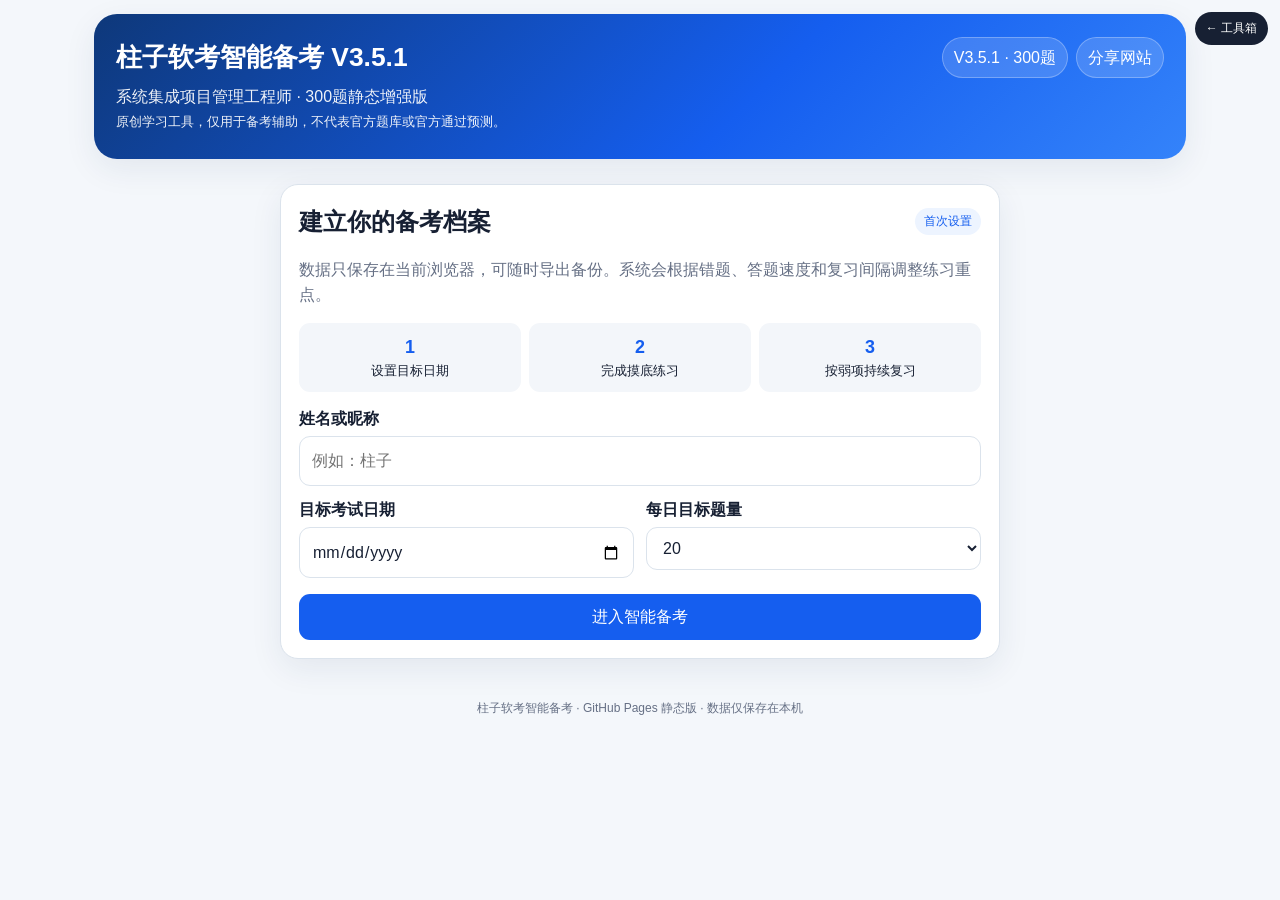
<file: apps/ruankao/index.html>
<!doctype html>
<html lang="zh-CN">
<head>
  <meta charset="utf-8">
  <meta name="viewport" content="width=device-width,initial-scale=1,viewport-fit=cover">
  <meta name="theme-color" content="#155eef">
  <meta name="apple-mobile-web-app-capable" content="yes">
  <meta name="apple-mobile-web-app-status-bar-style" content="default">
  <meta name="apple-mobile-web-app-title" content="柱子软考">
  <meta name="description" content="系统集成项目管理工程师静态智能备考工具：300题、自适应练习、错题复习、案例评分、固定试卷与离线使用。">
  <title>柱子软考智能备考 V3.5.1</title>
  <link rel="manifest" href="manifest.webmanifest">
  <link rel="icon" href="icons/icon-192.png">
  <link rel="apple-touch-icon" href="icons/icon-192.png">
  <link rel="stylesheet" href="css/app.css?v=3.5.1">
</head>
<body><a href="../../" style="position:fixed;right:12px;top:12px;z-index:9999;background:#172033;color:#fff;text-decoration:none;border-radius:999px;padding:7px 11px;font-size:12px">← 工具箱</a>
<div id="toast" class="toast hidden" aria-live="polite"></div>
<div class="app">
  <section class="hero">
    <div class="hero-top">
      <div>
        <h1>柱子软考智能备考 V3.5.1</h1>
        <p>系统集成项目管理工程师 · 300题静态增强版</p>
        <p class="small">原创学习工具，仅用于备考辅助，不代表官方题库或官方通过预测。</p>
      </div>
      <div class="hero-actions">
        <span class="hero-badge" id="versionBadge">题库加载中</span>
        <button class="hero-action hidden" id="installApp">安装到桌面</button>
        <button class="hero-action" id="shareSite">分享网站</button>
      </div>
    </div>
    <div id="heroMeta" class="hero-meta hidden"></div>
  </section>

  <section id="updateBanner" class="update-banner hidden">
    <div><b id="updateTitle">发现新版本</b><div class="small" id="updateText"></div></div>
    <button class="primary" id="applyUpdate">立即更新</button>
  </section>

  <section id="loadingView" class="card"><h2>正在加载题库……</h2><p class="muted">首次打开或更新后可能需要几秒。</p></section>
  <section id="fatalView" class="card hidden"><h2>题库加载失败</h2><p id="fatalText" class="muted"></p><button class="primary" onclick="location.reload()">重新加载</button></section>

  <section id="setupView" class="setup-wrap hidden">
    <div class="card">
      <div class="section-title"><h2>建立你的备考档案</h2><span class="tag">首次设置</span></div>
      <p class="muted">数据只保存在当前浏览器，可随时导出备份。系统会根据错题、答题速度和复习间隔调整练习重点。</p>
      <div class="setup-steps"><div class="setup-step"><b>1</b>设置目标日期</div><div class="setup-step"><b>2</b>完成摸底练习</div><div class="setup-step"><b>3</b>按弱项持续复习</div></div>
      <label class="field" for="setupName">姓名或昵称</label><input class="input" id="setupName" maxlength="30" placeholder="例如：柱子">
      <div class="form-grid">
        <div><label class="field" for="setupDate">目标考试日期</label><input class="input" id="setupDate" type="date"></div>
        <div><label class="field" for="setupTarget">每日目标题量</label><select class="select" id="setupTarget"><option>10</option><option selected>20</option><option>30</option><option>50</option></select></div>
      </div>
      <button id="createProfile" class="primary wide" style="margin-top:16px">进入智能备考</button>
    </div>
  </section>

  <main id="mainApp" class="hidden">
    <nav class="tabs no-print" aria-label="主导航">
      <button class="tab active" data-page="dashboard">首页</button>
      <button class="tab" data-page="practice">练习</button>
      <button class="tab" data-page="plan">计划</button>
      <button class="tab" data-page="wrongs">错题与收藏</button>
      <button class="tab" data-page="cases">案例</button>
      <button class="tab" data-page="formulas">公式</button>
      <button class="tab" data-page="stats">统计</button>
      <button class="tab" data-page="settings">设置</button>
    </nav>

    <section id="page-dashboard" class="page">
      <div id="resumeCard" class="card hidden"></div>
      <div class="grid4" id="dashboardMetrics"></div>
      <div class="card">
        <div class="section-title"><h2>今日建议</h2><span class="tag" id="phaseTag">智能计划</span></div>
        <div id="todayAdvice" class="callout"></div>
        <div class="action-grid" style="margin-top:13px">
          <button class="action-card" data-quick="adaptive"><div class="action-icon">🎯</div><b>智能练习</b><span class="muted small">优先抽取薄弱与到期知识点</span></button>
          <button class="action-card" data-quick="diagnostic"><div class="action-icon">🧭</div><b>能力摸底</b><span class="muted small">覆盖主要章节的20题</span></button>
          <button class="action-card" data-quick="mock"><div class="action-icon">⏱️</div><b>全真模拟</b><span class="muted small">75题、严格模式、限时150分钟</span></button>
          <button class="action-card" data-quick="wrong"><div class="action-icon">🧠</div><b>到期错题</b><span class="muted small">按1/3/7/14/30天复习</span></button>
          <button class="action-card" data-quick="favorite"><div class="action-icon">⭐</div><b>收藏题</b><span class="muted small">集中复习考前再看题目</span></button>
          <button class="action-card" data-go="plan"><div class="action-icon">📅</div><b>学习计划</b><span class="muted small">根据考试日期和完成情况调整</span></button>
        </div>
      </div>
      <div class="grid2">
        <div class="card"><div class="section-title"><h3>薄弱章节</h3><button class="ghost" data-go="stats">查看全部</button></div><div id="weakBars"></div></div>
        <div class="card"><div class="section-title"><h3>今日任务</h3><span id="todayTaskCount" class="tag"></span></div><div id="todayTasks"></div></div>
      </div>
      <div class="card"><div class="section-title"><h3>最近成绩</h3><span class="tag" id="historyCount"></span></div><div id="recentHistory"></div></div>
    </section>

    <section id="page-practice" class="page hidden">
      <div id="practiceHome">
        <div class="card">
          <div class="section-title"><h2>选择练习模式</h2><span class="tag">题库 <span id="questionCountLabel">300</span> 题</span></div>
          <div class="mode-grid" id="modeGrid">
            <button class="mode-card selected" data-mode="adaptive"><b>智能练习</b><span class="muted small">按掌握度、错题到期和难度动态抽题</span></button>
            <button class="mode-card" data-mode="random"><b>随机练习</b><span class="muted small">从全部题库随机抽取</span></button>
            <button class="mode-card" data-mode="category"><b>章节专项</b><span class="muted small">选择章节、难度和题型</span></button>
            <button class="mode-card" data-mode="wrong"><b>错题复习</b><span class="muted small">优先到期、未掌握题目</span></button>
            <button class="mode-card" data-mode="favorite"><b>收藏题练习</b><span class="muted small">只练已收藏题目</span></button>
            <button class="mode-card" data-mode="formula"><b>计算专项</b><span class="muted small">计算题和公式题集中训练</span></button>
            <button class="mode-card" data-mode="mock"><b>全真模拟</b><span class="muted small">严格模式，交卷后统一解析</span></button>
            <button class="mode-card" data-mode="shared"><b>固定试卷</b><span class="muted small">生成可分享、题目固定的试卷链接</span></button>
          </div>
          <div class="form-grid" style="margin-top:12px">
            <div><label class="field" for="practiceCount">题目数量</label><select class="select" id="practiceCount"><option>10</option><option selected>20</option><option>30</option><option>50</option><option>75</option></select></div>
            <div><label class="field" for="practiceCategory">章节</label><select class="select" id="practiceCategory"><option value="">全部章节</option></select></div>
            <div><label class="field" for="practiceDifficulty">难度</label><select class="select" id="practiceDifficulty"><option value="">全部难度</option><option value="1">基础</option><option value="2">中等</option><option value="3">较难</option></select></div>
            <div><label class="field" for="practiceType">题型</label><select class="select" id="practiceType"><option value="">全部题型</option><option value="concept">概念题</option><option value="scenario">情景题</option><option value="calculation">计算题</option></select></div>
          </div>
          <div id="modeHelp" class="callout" style="margin-top:12px"></div>
          <button id="startPractice" class="primary wide" style="margin-top:13px">开始练习</button>
        </div>
        <div id="shareBuilder" class="card hidden">
          <div class="section-title"><h3>固定试卷链接</h3><span class="tag">同一链接题目一致</span></div>
          <div class="form-grid">
            <div><label class="field" for="shareSeed">试卷编号</label><input id="shareSeed" class="input" placeholder="例如 20260723"></div>
            <div><label class="field" for="shareTime">限时（分钟，0为不限时）</label><input id="shareTime" class="input" type="number" min="0" max="300" value="60"></div>
          </div>
          <button id="generateShareLink" class="secondary" style="margin-top:12px">生成链接</button>
          <div id="shareLinkBox" class="share-box hidden" style="margin-top:12px"></div>
        </div>
      </div>

      <div id="quizView" class="hidden">
        <div class="card">
          <div class="quiz-top">
            <div><span class="tag" id="quizModeTag"></span> <span class="tag" id="quizMetaTag"></span></div>
            <div class="quiz-tools"><button class="ghost" id="favoriteCurrent">☆ 收藏</button><button class="ghost" id="toggleNote">📝 笔记</button><span id="timer" class="tag warn hidden"></span></div>
          </div>
          <div class="progress"><div id="quizProgress"></div></div>
          <div id="questionNav" class="qnav"></div>
          <div class="question" id="questionText"></div>
          <div id="questionTags" class="inline"></div>
          <div id="options"></div>
          <div id="feedback" class="feedback hidden"></div>
          <div id="reasonPanel" class="hidden"><div class="small muted">这道题为什么错？标记后系统会统计你的主要错因。</div><div class="reason-row" id="reasonButtons"></div></div>
          <div id="notePanel" class="note-panel hidden"><label class="field" for="questionNote">个人笔记</label><textarea class="textarea" id="questionNote" placeholder="记录易错点、口诀或解题步骤"></textarea><button class="secondary" id="saveNote">保存笔记</button></div>
          <div class="actions">
            <button class="ghost" id="quitQuiz">退出并暂存</button>
            <div class="right"><button class="secondary" id="prevQuestion">上一题</button><button class="secondary" id="nextQuestion">下一题</button><button class="primary" id="submitQuiz">交卷</button></div>
          </div>
        </div>
      </div>
      <div id="resultView" class="hidden"></div>
    </section>

    <section id="page-plan" class="page hidden">
      <div class="card"><div class="section-title"><h2>动态学习计划</h2><div class="inline"><button id="plan7" class="ghost">生成7天</button><button id="plan30" class="primary">生成30天</button></div></div><p id="planSummary" class="muted"></p><div class="progress"><div id="planProgress"></div></div><div id="planProgressText" class="small muted"></div></div>
      <div id="planList"></div>
    </section>

    <section id="page-wrongs" class="page hidden">
      <div class="card"><div class="section-title"><h2>错题、收藏与笔记</h2><button id="startDueWrongs" class="primary">练习到期错题</button></div><div class="filter-row"><button class="ghost wrong-filter active" data-filter="due">今日到期</button><button class="ghost wrong-filter" data-filter="all">全部错题</button><button class="ghost wrong-filter" data-filter="mastered">已掌握</button><button class="ghost wrong-filter" data-filter="favorite">收藏题</button><button class="ghost wrong-filter" data-filter="notes">有笔记</button></div></div>
      <div id="wrongList"></div>
    </section>

    <section id="page-cases" class="page hidden">
      <div class="card"><div class="section-title"><h2>案例题关键词检查</h2><span class="tag">本地评分</span></div><label class="field" for="caseSelect">选择案例</label><select id="caseSelect" class="select"></select><div id="casePrompt" class="callout" style="margin-top:12px"></div><label class="field" for="caseAnswer">你的答案</label><textarea id="caseAnswer" class="textarea" placeholder="建议结论先行、分条作答、结合场景并写出闭环"></textarea><button id="scoreCase" class="primary wide">检查关键词覆盖</button></div>
      <div id="caseResult" class="hidden"></div>
    </section>

    <section id="page-formulas" class="page hidden">
      <div class="card"><div class="section-title"><h2>计算公式卡</h2><button id="startFormulaPractice" class="primary">开始10题计算专项</button></div><p class="muted">公式只是起点，先判断题目条件再选择对应公式。</p></div>
      <div id="formulaGrid" class="grid3"></div>
    </section>

    <section id="page-stats" class="page hidden">
      <div class="grid4" id="statsMetrics"></div>
      <div class="grid2">
        <div class="card"><div class="section-title"><h3>章节掌握度</h3><span class="tag">按答题记录估算</span></div><div id="categoryStats"></div></div>
        <div class="card"><div class="section-title"><h3>主要错因</h3><span class="tag">本机数据</span></div><div id="reasonStats"></div></div>
      </div>
      <div class="card"><div class="section-title"><h3>历史练习</h3><button id="makePosterLast" class="ghost">生成最近成绩海报</button></div><div id="historyTable"></div></div>
    </section>

    <section id="page-settings" class="page hidden">
      <div class="grid2">
        <div class="card"><h2>学习设置</h2><label class="field" for="settingName">姓名或昵称</label><input id="settingName" class="input"><label class="field" for="settingDate">目标考试日期</label><input id="settingDate" class="input" type="date"><label class="field" for="settingTarget">每日目标题量</label><select id="settingTarget" class="select"><option>10</option><option>20</option><option>30</option><option>50</option></select><label class="field" for="themeSelect">显示模式</label><select id="themeSelect" class="select"><option value="system">跟随系统</option><option value="light">浅色</option><option value="dark">深色</option></select><label class="field" for="fontSelect">字体大小</label><select id="fontSelect" class="select"><option value="0.9">较小</option><option value="1" selected>标准</option><option value="1.1">较大</option><option value="1.2">特大</option></select><button id="saveSettings" class="primary wide" style="margin-top:14px">保存设置</button></div>
        <div class="card"><h2>数据与更新</h2><div class="data-note">学习记录只保存在当前浏览器。换手机、清理浏览器数据或使用无痕模式都可能导致记录丢失，建议定期导出。</div><div class="toggle-line"><span>导出全部学习记录</span><button id="exportData" class="secondary">导出</button></div><div class="toggle-line"><span>复制备份文本</span><button id="copyData" class="secondary">复制</button></div><div class="toggle-line"><span>导入学习记录</span><label class="secondary" for="importFile" style="cursor:pointer">选择文件</label><input id="importFile" class="file-input" type="file" accept="application/json"></div><div class="toggle-line"><span>题库管理工具</span><a class="ghost" href="admin.html">打开</a></div><div class="toggle-line"><span>检查网站更新</span><button id="checkUpdate" class="secondary">检查</button></div><div class="toggle-line"><span>清空全部学习记录</span><button id="resetData" class="danger">清空</button></div><p class="install-tip">iPhone：Safari分享菜单 → 添加到主屏幕。安卓：浏览器菜单 → 安装应用或添加到主屏幕。</p></div>
      </div>
      <div class="card"><div class="section-title"><h3>版本信息</h3><span id="settingsVersion" class="tag"></span></div><div id="updateNotes"></div></div>
    </section>
  </main>

  <footer class="footer">柱子软考智能备考 · GitHub Pages 静态版 · 数据仅保存在本机</footer>
</div>

<nav id="bottomNav" class="bottom-nav hidden no-print">
  <button class="active" data-page="dashboard"><b>🏠</b>首页</button>
  <button data-page="practice"><b>📝</b>练习</button>
  <button data-page="plan"><b>📅</b>计划</button>
  <button data-page="wrongs"><b>🧠</b>错题</button>
  <button data-page="stats"><b>📊</b>统计</button>
</nav>

<script src="js/storage.js?v=3.5.1"></script>
<script src="js/app.js?v=3.5.1"></script>
</body>
</html>
</file>
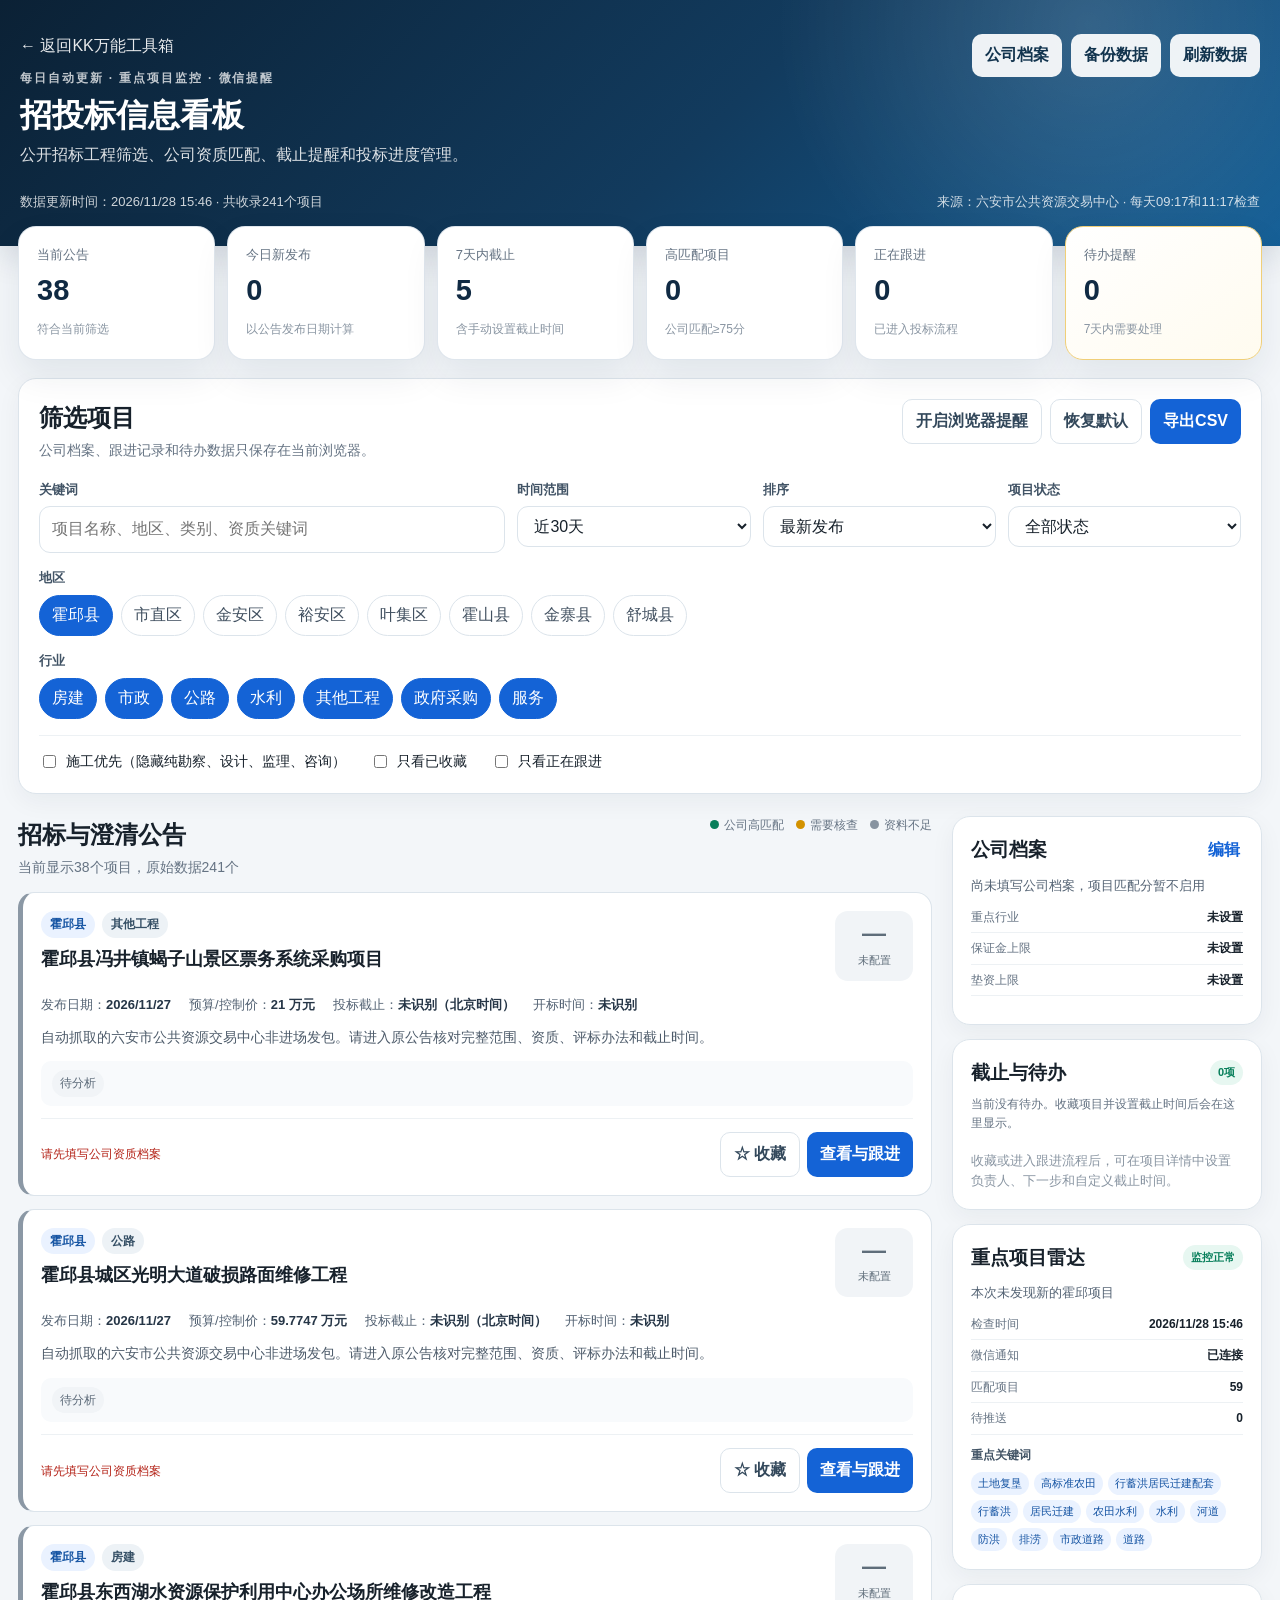
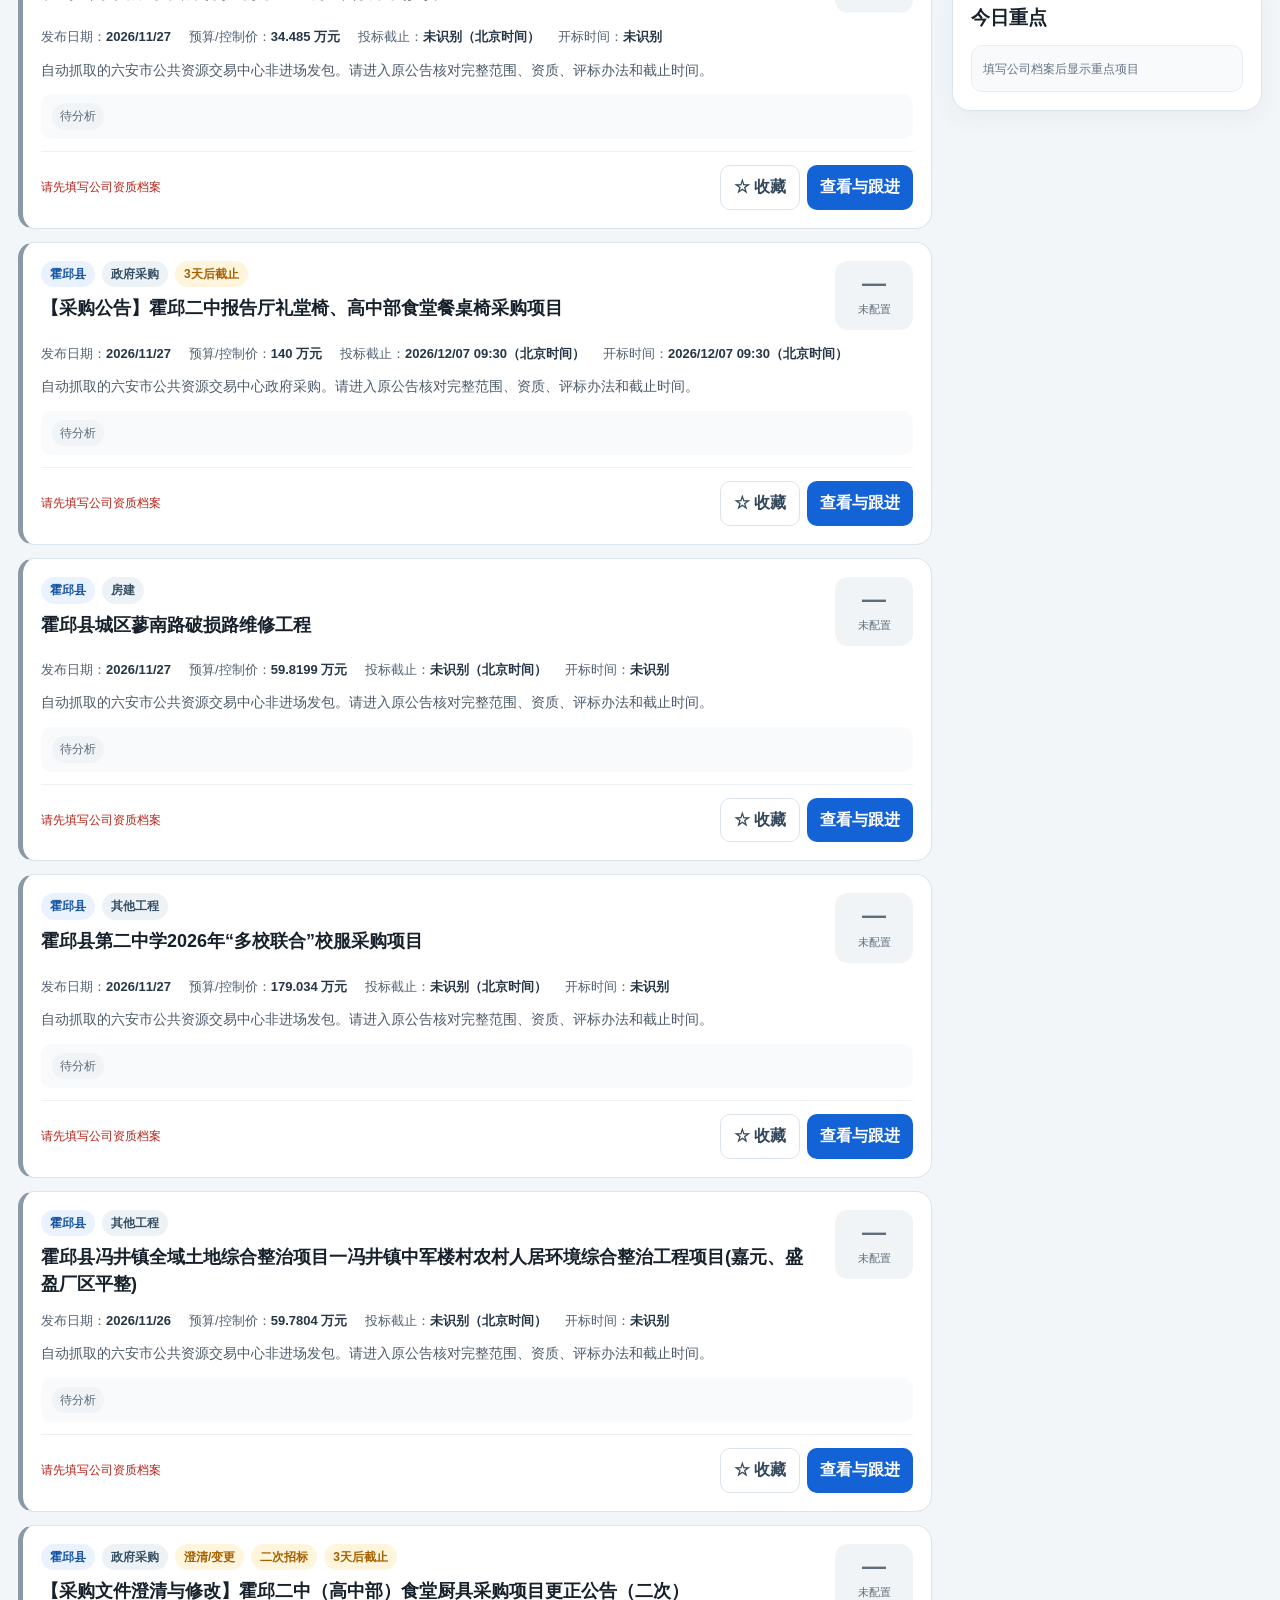
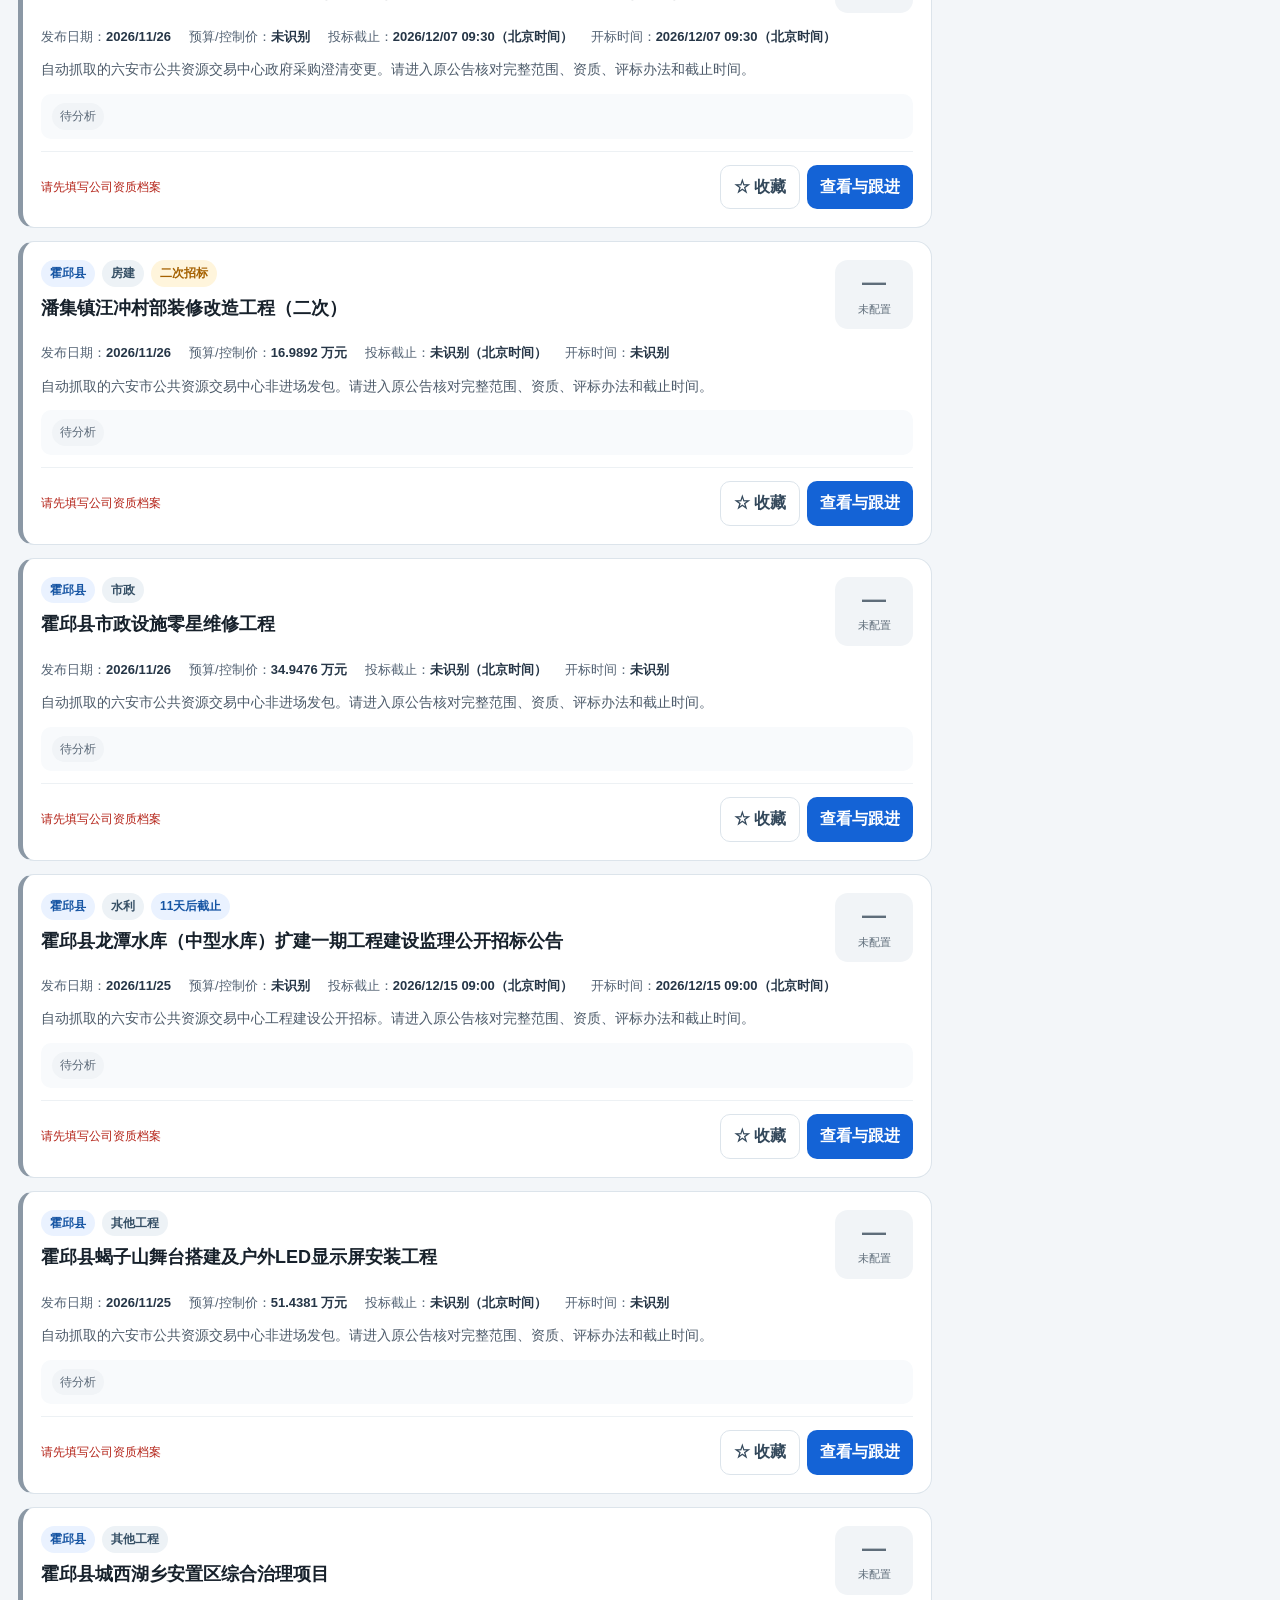
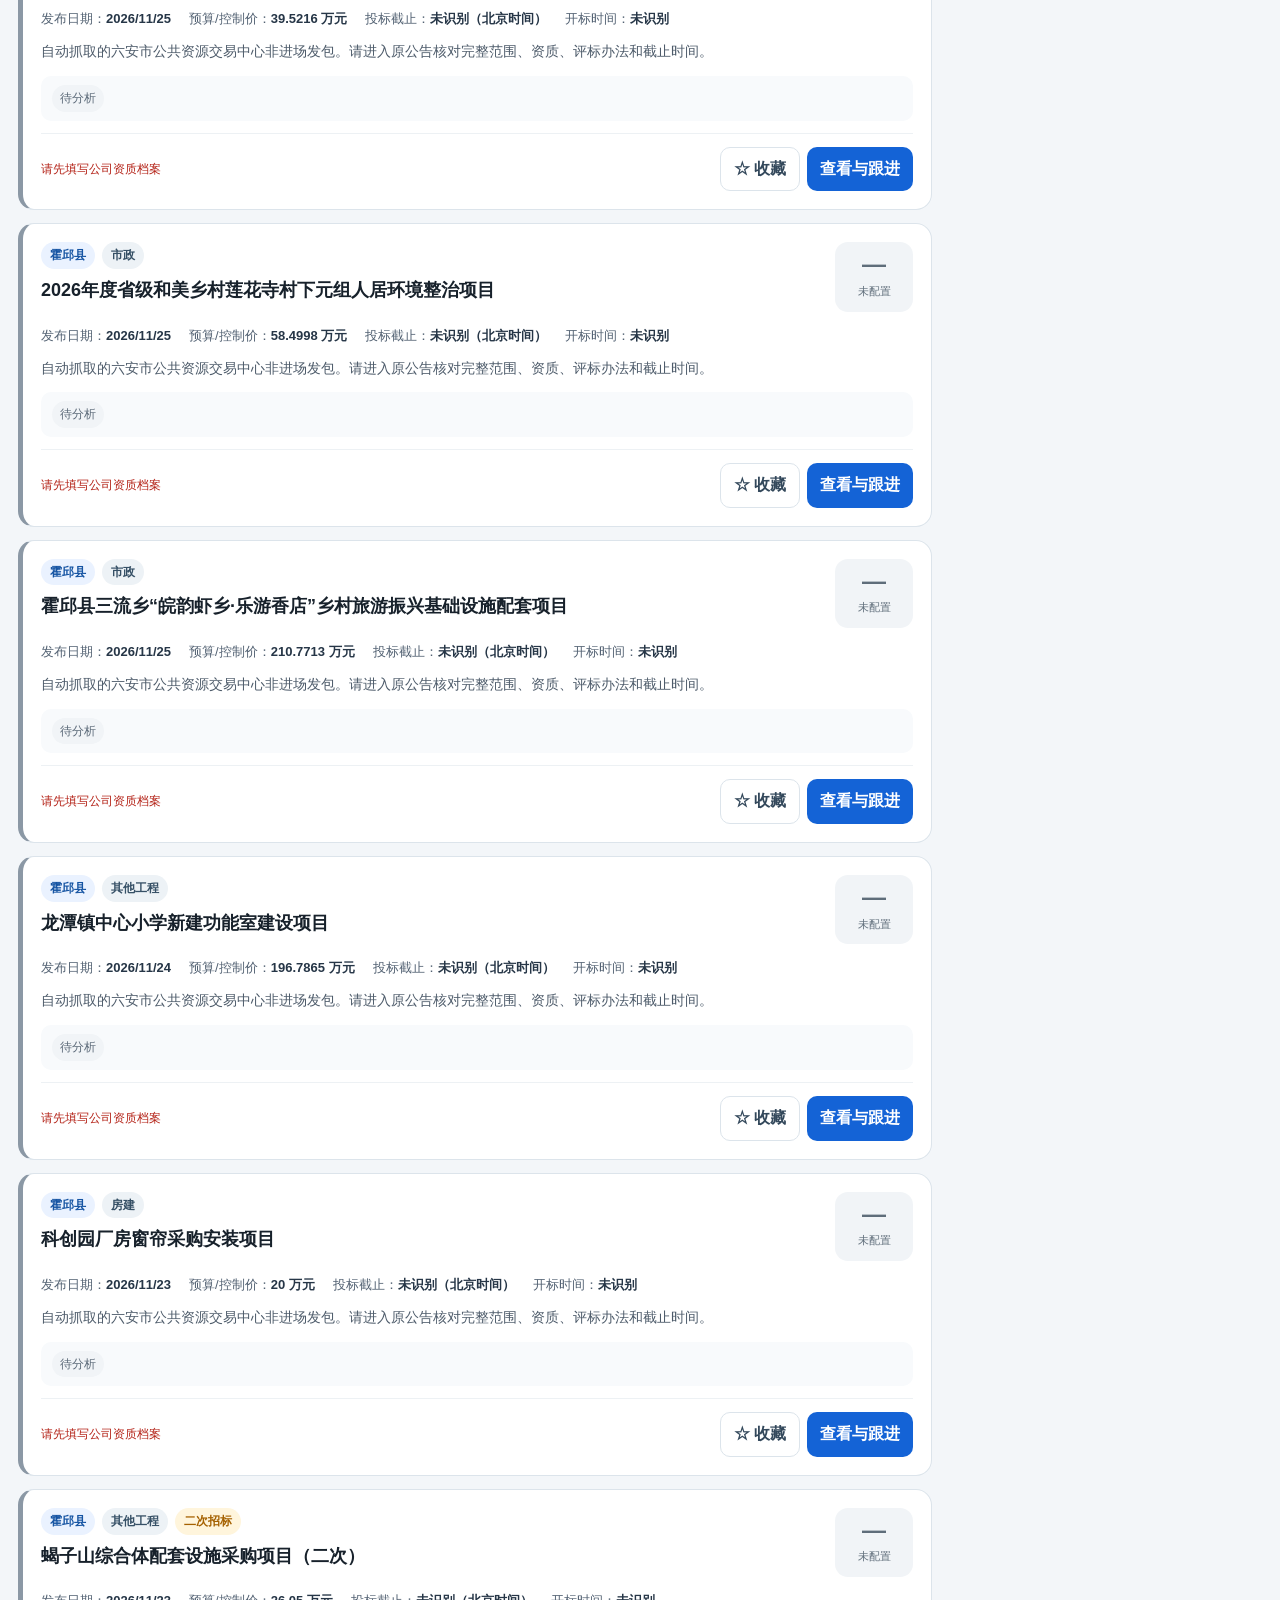
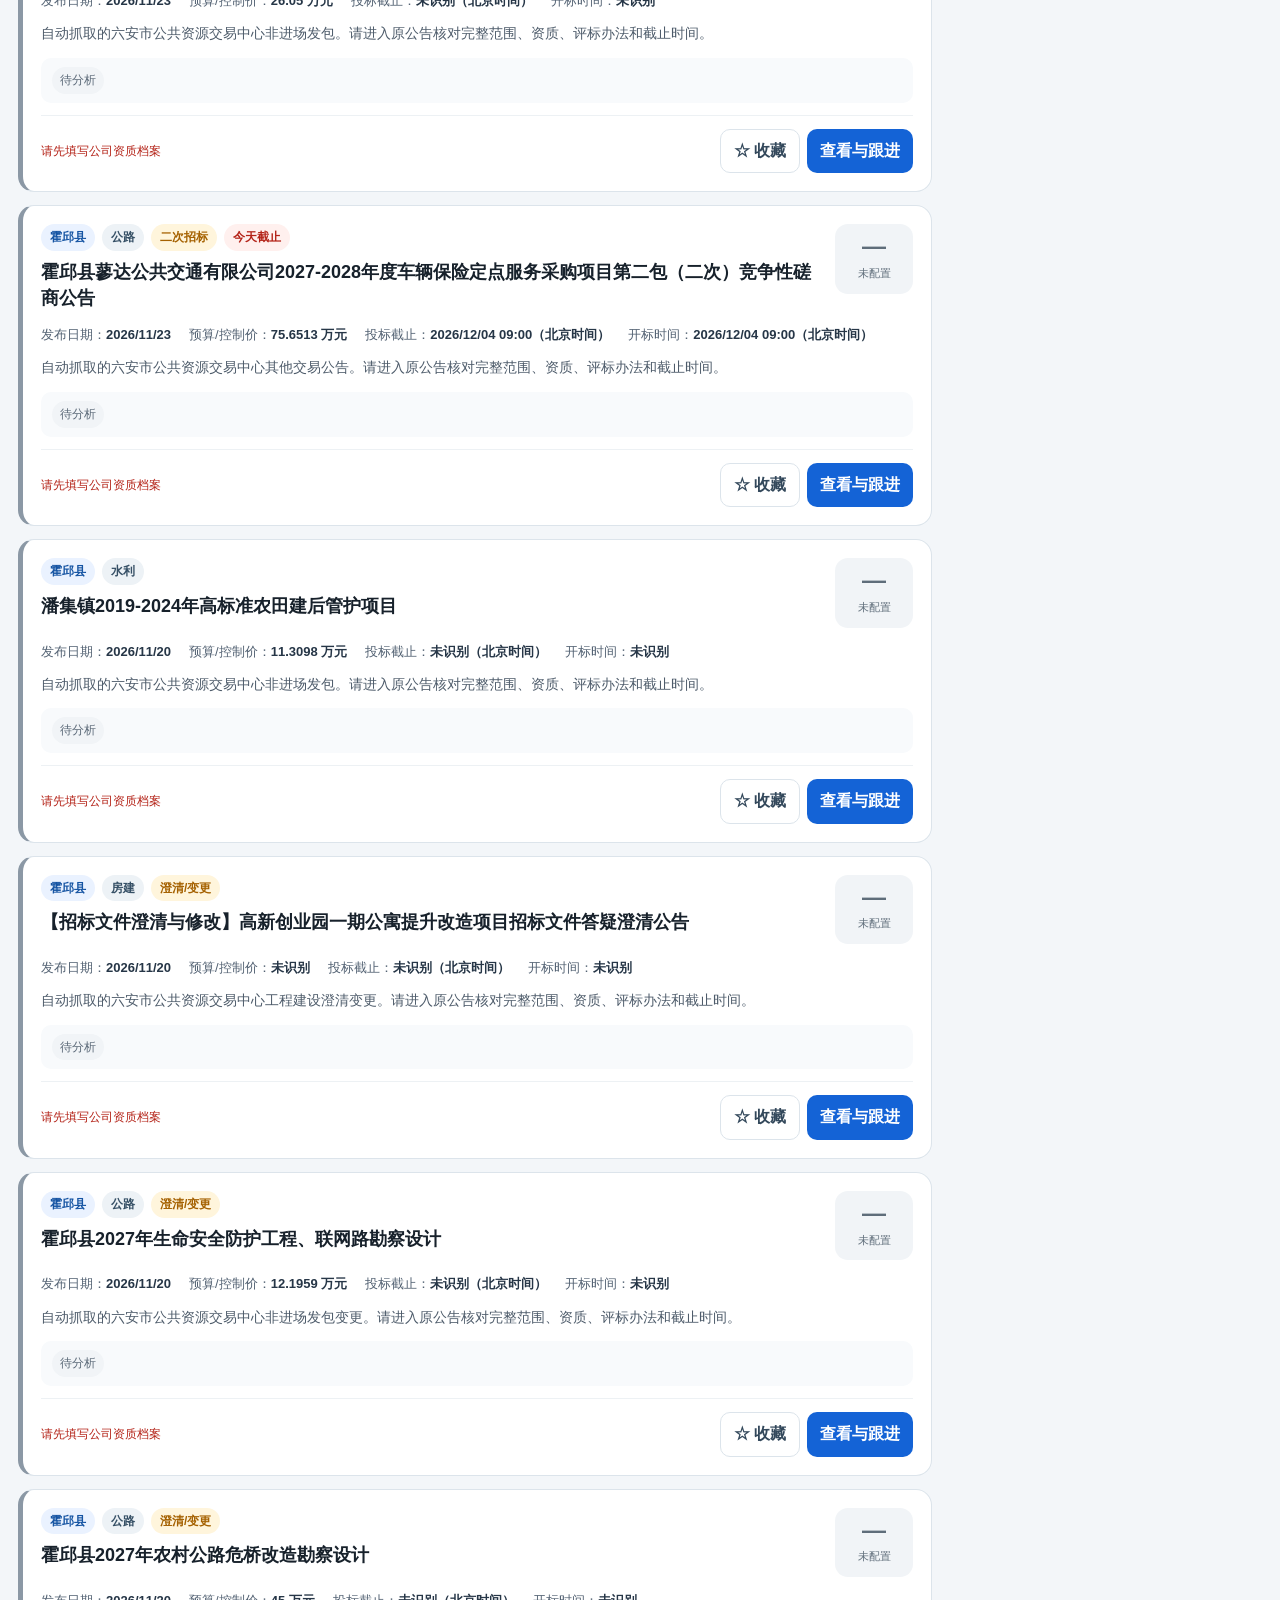
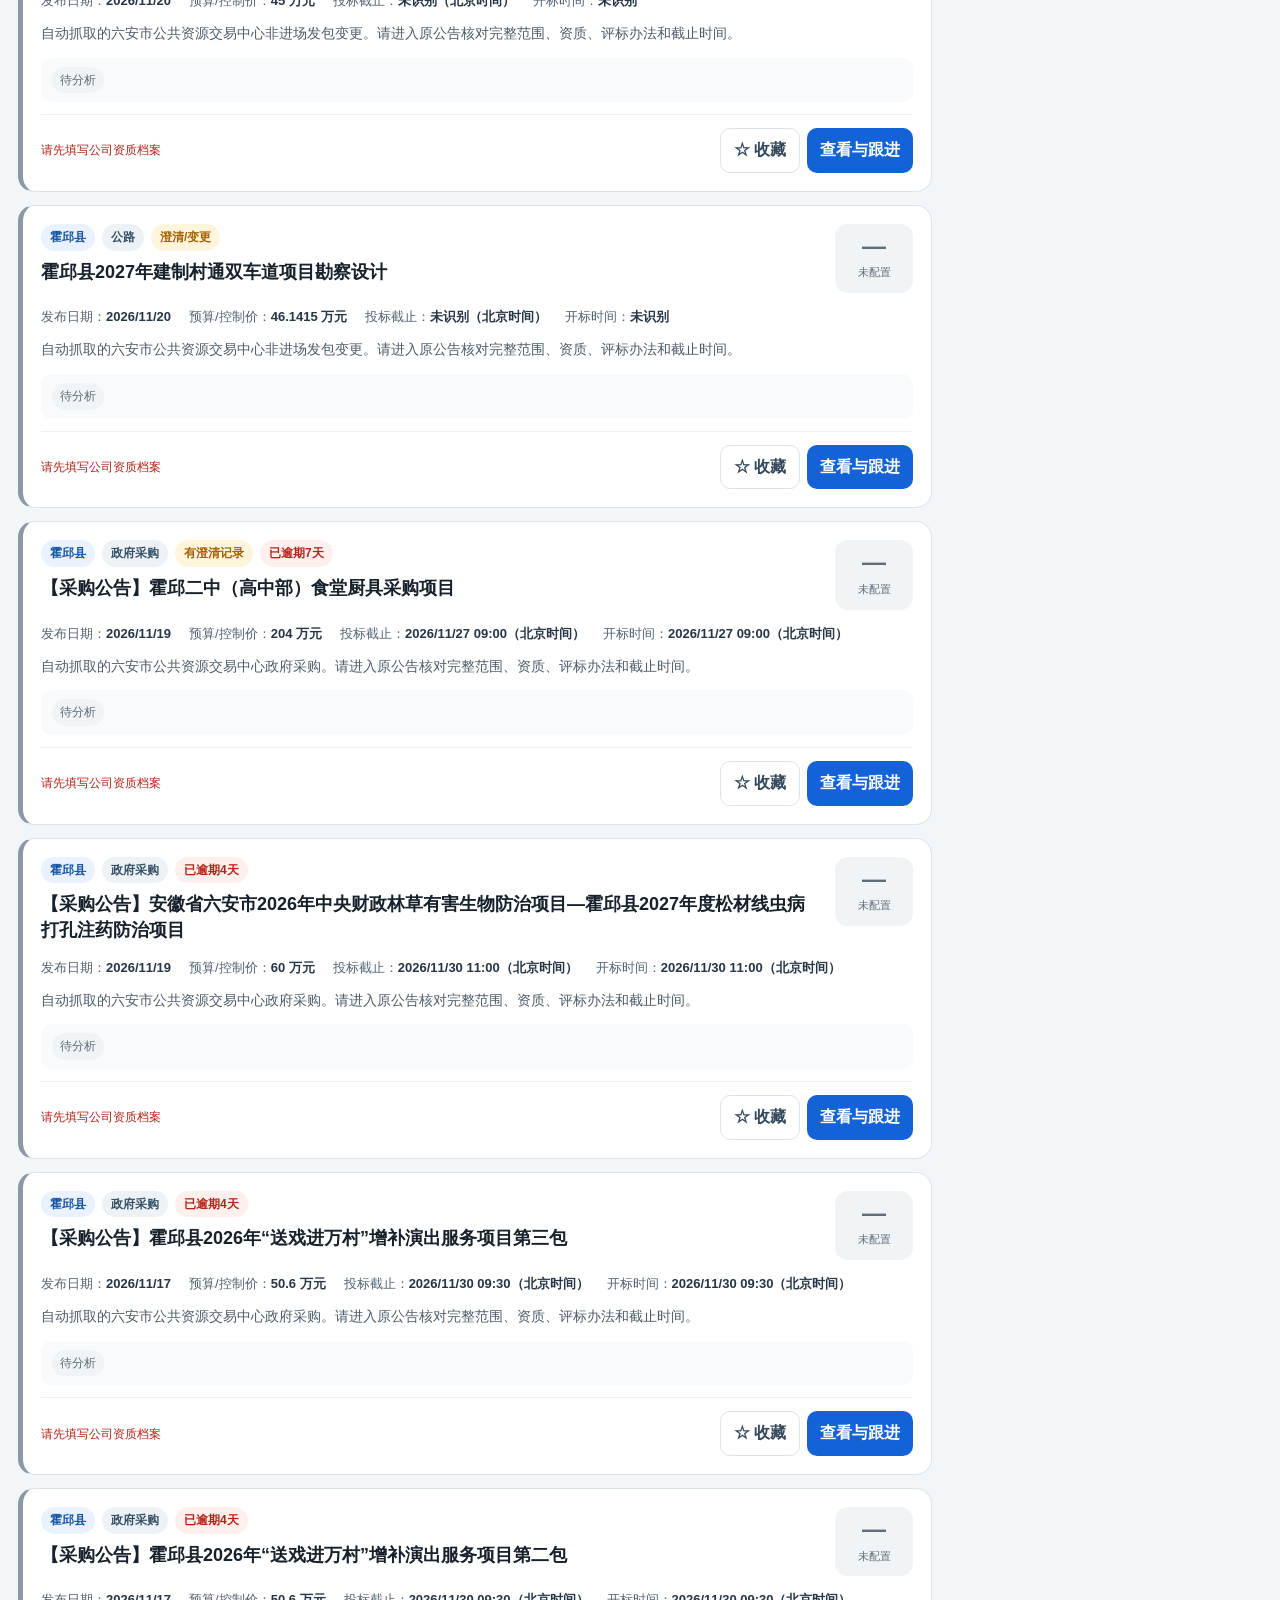
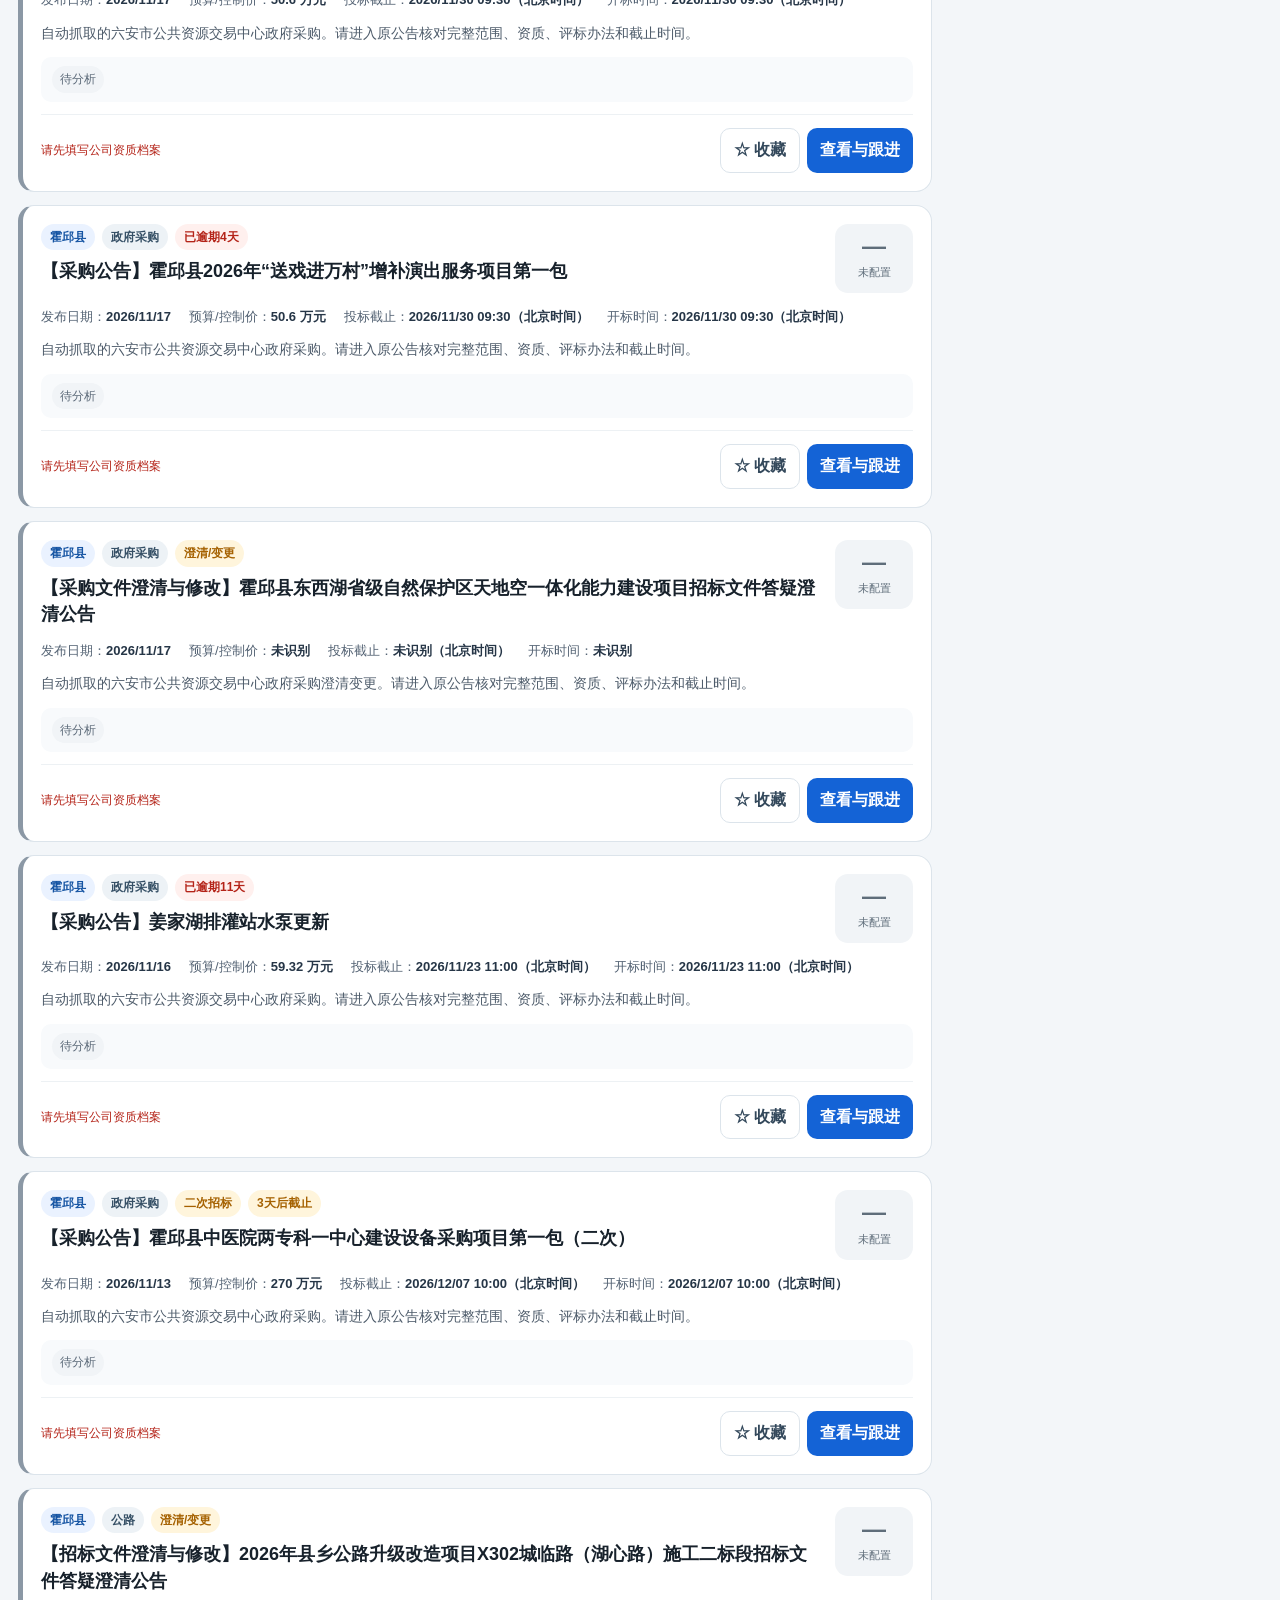
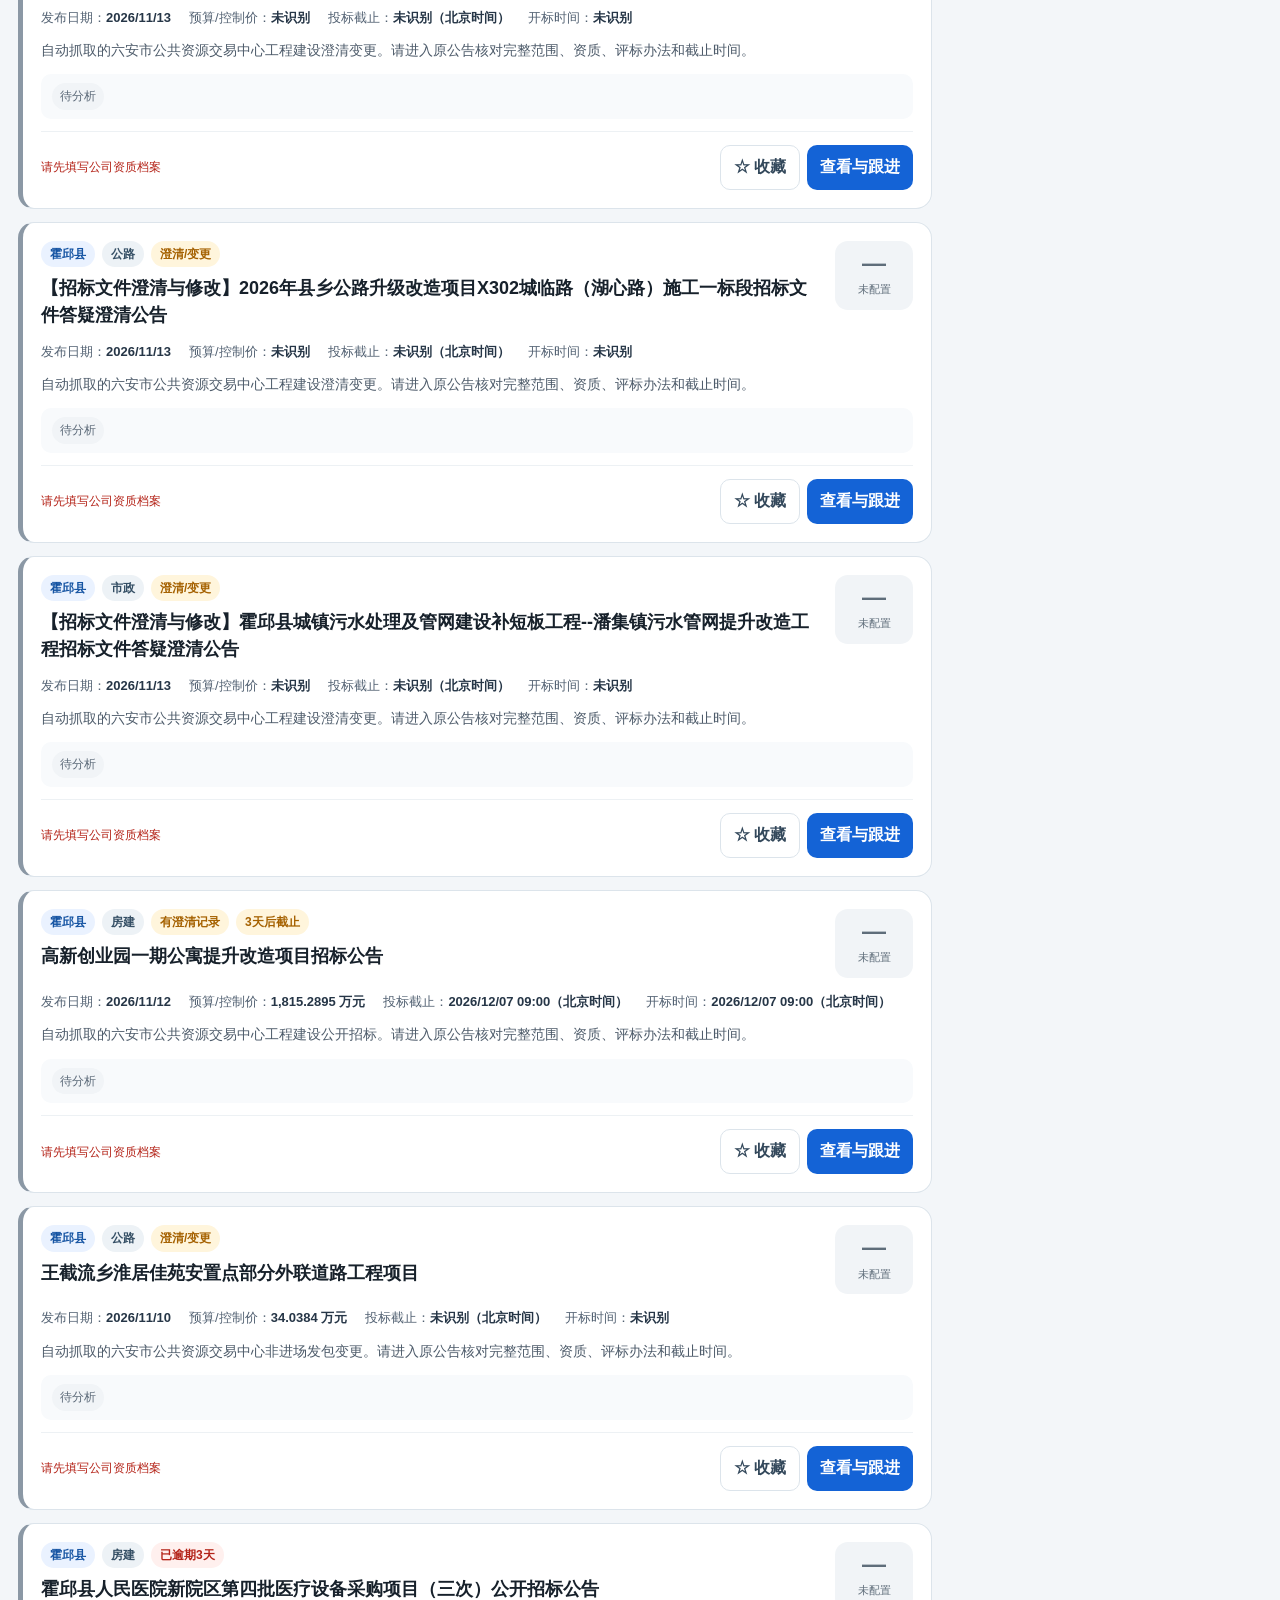
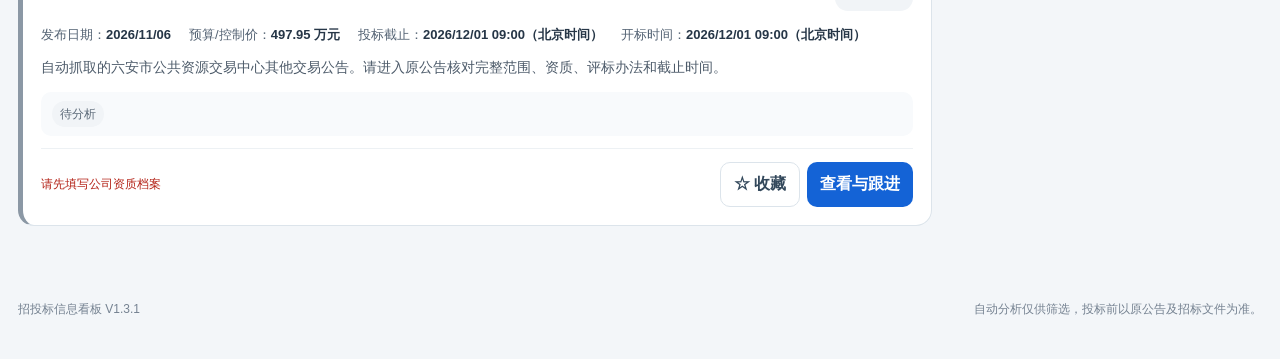
<file: apps/tender/index.html>
<!doctype html>
<html lang="zh-CN">
<head>
  <meta charset="utf-8">
  <meta name="viewport" content="width=device-width,initial-scale=1,viewport-fit=cover">
  <meta name="theme-color" content="#102a43">
  <meta name="description" content="公开招标工程信息、公司资质匹配、截止提醒和投标进度管理">
  <link rel="manifest" href="manifest.webmanifest?v=131">
  <link rel="icon" href="icons/icon.svg" type="image/svg+xml">
  <link rel="stylesheet" href="assets/style.css?v=131">
  <title>招投标信息看板 V2.1</title>
</head>
<body>
  <div class="app-shell">
    <header class="hero">
      <div class="hero-inner">
        <div>
          <a class="back-link" href="../../">← 返回KK万能工具箱</a>
          <div class="eyebrow">每日自动更新 · 重点项目监控 · 微信提醒</div>
          <h1>招投标信息看板</h1>
          <p>公开招标工程筛选、公司资质匹配、截止提醒和投标进度管理。</p>
        </div>
        <div class="hero-actions">
          <button id="companyBtn" class="btn btn-light">公司档案</button>
          <button id="backupBtn" class="btn btn-light">备份数据</button>
          <button id="installBtn" class="btn btn-light hidden">安装到桌面</button>
          <button id="refreshBtn" class="btn btn-light">刷新数据</button>
        </div>
      </div>
      <div class="update-line">
        <span id="updateStatus">正在读取数据…</span>
        <span id="sourceStatus">来源：公共资源交易中心</span>
      </div>
    </header>

    <main>
      <section class="metrics" aria-label="数据概览">
        <article class="metric">
          <span>当前公告</span>
          <strong id="metricTotal">—</strong>
          <small>符合当前筛选</small>
        </article>
        <article class="metric">
          <span>今日新发布</span>
          <strong id="metricToday">—</strong>
          <small>以公告发布日期计算</small>
        </article>
        <article class="metric">
          <span>7天内截止</span>
          <strong id="metricDeadline">—</strong>
          <small>含手动设置截止时间</small>
        </article>
        <article class="metric">
          <span>高匹配项目</span>
          <strong id="metricHigh">—</strong>
          <small>公司匹配≥75分</small>
        </article>
        <article class="metric">
          <span>正在跟进</span>
          <strong id="metricTracking">—</strong>
          <small>已进入投标流程</small>
        </article>
        <article class="metric reminder-metric">
          <span>待办提醒</span>
          <strong id="metricReminders">—</strong>
          <small>7天内需要处理</small>
        </article>
      </section>

      <section class="panel filter-panel">
        <div class="panel-title">
          <div>
            <h2>筛选项目</h2>
            <p>公司档案、跟进记录和待办数据只保存在当前浏览器。</p>
          </div>
          <div class="panel-actions">
            <button id="notifyBtn" class="btn btn-ghost">开启浏览器提醒</button>
            <button id="resetBtn" class="btn btn-ghost">恢复默认</button>
            <button id="exportBtn" class="btn btn-primary">导出CSV</button>
          </div>
        </div>

        <div class="filter-grid">
          <label class="field search-field">
            <span>关键词</span>
            <input id="searchInput" type="search" placeholder="项目名称、地区、类别、资质关键词">
          </label>
          <label class="field">
            <span>时间范围</span>
            <select id="dateRange">
              <option value="all">全部</option>
              <option value="3">近3天</option>
              <option value="7">近7天</option>
              <option value="30" selected>近30天</option>
              <option value="90">近90天</option>
            </select>
          </label>
          <label class="field">
            <span>排序</span>
            <select id="sortSelect">
              <option value="dateDesc">最新发布</option>
              <option value="companyMatchDesc">公司匹配最高</option>
              <option value="scoreDesc">原适配评分最高</option>
              <option value="deadlineAsc">截止时间最近</option>
              <option value="budgetDesc">预算金额最高</option>
            </select>
          </label>
          <label class="field">
            <span>项目状态</span>
            <select id="statusFilter">
              <option value="all">全部状态</option>
              <option>待分析</option>
              <option>重点关注</option>
              <option>准备报名</option>
              <option>已报名</option>
              <option>商务标制作</option>
              <option>技术标制作</option>
              <option>保证金已缴</option>
              <option>已上传</option>
              <option>已开标</option>
              <option>暂不参与</option>
            </select>
          </label>
        </div>

        <div class="filter-block">
          <div class="filter-label">地区</div>
          <div id="regionChips" class="chips"></div>
        </div>
        <div class="filter-block">
          <div class="filter-label">行业</div>
          <div id="categoryChips" class="chips"></div>
        </div>
        <div class="toggle-row">
          <label><input id="constructionOnly" type="checkbox"> 施工优先（隐藏纯勘察、设计、监理、咨询）</label>
          <label><input id="favoriteOnly" type="checkbox"> 只看已收藏</label>
          <label><input id="trackingOnly" type="checkbox"> 只看正在跟进</label>
        </div>
      </section>

      <section class="content-layout">
        <div class="main-column">
          <div class="section-head">
            <div>
              <h2>招标与澄清公告</h2>
              <p id="resultText">正在加载…</p>
            </div>
            <div class="legend">
              <span><i class="dot high"></i>公司高匹配</span>
              <span><i class="dot medium"></i>需要核查</span>
              <span><i class="dot low"></i>资料不足</span>
            </div>
          </div>
          <div id="projectList" class="project-list"></div>
          <div id="emptyState" class="empty hidden">
            <div class="empty-icon">⌕</div>
            <h3>没有符合条件的项目</h3>
            <p>可放宽时间、地区或行业筛选。</p>
          </div>
        </div>

        <aside class="side-column">
          <section class="panel compact company-panel">
            <div class="monitor-head">
              <h3>公司档案</h3>
              <button id="editCompanyBtn" class="text-btn">编辑</button>
            </div>
            <p id="companySummary" class="monitor-status-text">尚未填写公司档案</p>
            <div class="monitor-facts">
              <div><span>重点行业</span><b id="companyCategories">未设置</b></div>
              <div><span>保证金上限</span><b id="companyGuarantee">未设置</b></div>
              <div><span>垫资上限</span><b id="companyAdvance">未设置</b></div>
            </div>
          </section>

          <section class="panel compact reminder-panel">
            <div class="monitor-head">
              <h3>截止与待办</h3>
              <span id="reminderBadge" class="monitor-badge waiting">0项</span>
            </div>
            <div id="reminderList" class="reminder-list"></div>
            <small class="monitor-note">收藏或进入跟进流程后，可在项目详情中设置负责人、下一步和自定义截止时间。</small>
          </section>

          <section class="panel compact monitor-panel">
            <div class="monitor-head">
              <h3>重点项目雷达</h3>
              <span id="monitorBadge" class="monitor-badge waiting">等待运行</span>
            </div>
            <p id="monitorStatusText" class="monitor-status-text">正在读取监控状态…</p>
            <div class="monitor-facts">
              <div><span>检查时间</span><b id="monitorLastCheck">暂无</b></div>
              <div><span>微信通知</span><b id="monitorChannel">待配置</b></div>
              <div><span>匹配项目</span><b id="monitorMatched">0</b></div>
              <div><span>待推送</span><b id="monitorPending">0</b></div>
            </div>
            <div class="monitor-label">重点关键词</div>
            <div id="monitorKeywords" class="monitor-keywords"></div>
          </section>

          <section class="panel compact">
            <h3>今日重点</h3>
            <div id="todayFocus" class="focus-list"></div>
          </section>
        </aside>
      </section>
    </main>

    <footer>
      <span>招投标信息看板 V1.3.1</span>
      <span>自动分析仅供筛选，投标前以原公告及招标文件为准。</span>
    </footer>
  </div>

  <dialog id="detailDialog">
    <form method="dialog" class="dialog-card">
      <div class="dialog-head">
        <div>
          <span id="dialogCategory" class="badge">项目</span>
          <h2 id="dialogTitle">项目详情</h2>
        </div>
        <button class="icon-btn" value="cancel" aria-label="关闭">×</button>
      </div>
      <div id="dialogMeta" class="dialog-meta"></div>
      <div id="dialogFacts" class="facts-grid"></div>

      <div class="dialog-section">
        <h3>资格与关键信息</h3>
        <div id="dialogQualification" class="info-box"></div>
      </div>

      <div class="dialog-section">
        <h3>公司匹配分析</h3>
        <div id="dialogCompanyMatch" class="match-box"></div>
      </div>

      <div class="dialog-section">
        <h3>投标进度</h3>
        <div class="form-grid">
          <label class="field">
            <span>跟进状态</span>
            <select id="dialogStatus">
              <option>待分析</option>
              <option>重点关注</option>
              <option>准备报名</option>
              <option>已报名</option>
              <option>商务标制作</option>
              <option>技术标制作</option>
              <option>保证金已缴</option>
              <option>已上传</option>
              <option>已开标</option>
              <option>暂不参与</option>
            </select>
          </label>
          <label class="field">
            <span>负责人</span>
            <input id="dialogOwner" type="text" placeholder="例如：李经理">
          </label>
          <label class="field">
            <span>下一步</span>
            <input id="dialogNextAction" type="text" placeholder="例如：下载招标文件">
          </label>
          <label class="field">
            <span>自定义截止时间</span>
            <input id="dialogCustomDeadline" type="datetime-local">
          </label>
          <label class="field">
            <span>预计保证金（万元）</span>
            <input id="dialogGuarantee" type="number" min="0" step="0.01" placeholder="0">
          </label>
          <label class="field">
            <span>预计垫资（万元）</span>
            <input id="dialogAdvance" type="number" min="0" step="0.01" placeholder="0">
          </label>
        </div>
      </div>

      <div class="dialog-section">
        <h3>投标准备清单</h3>
        <div id="dialogChecklist" class="checklist">
          <label><input type="checkbox" data-task="download"> 已下载招标文件</label>
          <label><input type="checkbox" data-task="qualification"> 已核对资质和人员</label>
          <label><input type="checkbox" data-task="guarantee"> 已安排保证金</label>
          <label><input type="checkbox" data-task="business"> 商务标已完成</label>
          <label><input type="checkbox" data-task="technical"> 技术标已完成</label>
          <label><input type="checkbox" data-task="upload"> 已完成签章和上传</label>
        </div>
      </div>

      <div class="dialog-section">
        <h3>备注</h3>
        <label class="field">
          <textarea id="dialogNote" rows="5" placeholder="记录资质核查、报价测算、人员安排、风险事项等。"></textarea>
        </label>
      </div>

      <div class="dialog-actions">
        <button id="dialogFavorite" type="button" class="btn btn-ghost">收藏项目</button>
        <a id="dialogSource" class="btn btn-primary" href="#" target="_blank" rel="noopener">查看原公告</a>
        <button id="saveNoteBtn" type="button" class="btn btn-dark">保存项目记录</button>
      </div>
    </form>
  </dialog>

  <dialog id="companyDialog">
    <form method="dialog" class="dialog-card company-dialog">
      <div class="dialog-head">
        <div>
          <span class="badge blue">本地保存</span>
          <h2>公司资质档案</h2>
        </div>
        <button class="icon-btn" value="cancel" aria-label="关闭">×</button>
      </div>
      <div class="dialog-section top-section">
        <div class="form-grid">
          <label class="field full">
            <span>公司名称</span>
            <input id="companyNameInput" type="text" placeholder="例如：XX建设工程有限公司">
          </label>
          <label class="field full">
            <span>企业资质与等级</span>
            <textarea id="companyQualificationsInput" rows="4" placeholder="例如：建筑工程施工总承包二级、市政公用工程施工总承包二级、水利水电三级"></textarea>
          </label>
          <label class="field full">
            <span>人员专业与等级</span>
            <textarea id="companyPersonnelInput" rows="3" placeholder="例如：建筑一级建造师2人、市政二级建造师3人、水利二级建造师1人"></textarea>
          </label>
          <label class="field full">
            <span>类似业绩关键词</span>
            <textarea id="companyPerformanceInput" rows="3" placeholder="例如：高标准农田、道路、桥梁、厂房、产业园、河道治理"></textarea>
          </label>
          <label class="field">
            <span>可承受保证金上限（万元）</span>
            <input id="companyGuaranteeInput" type="number" min="0" step="1" placeholder="例如：100">
          </label>
          <label class="field">
            <span>可承受垫资上限（万元）</span>
            <input id="companyAdvanceInput" type="number" min="0" step="1" placeholder="例如：500">
          </label>
        </div>
        <div class="filter-label company-category-label">重点参与行业</div>
        <div id="companyCategoryChecks" class="category-checks">
          <label><input type="checkbox" value="房建"> 房建</label>
          <label><input type="checkbox" value="市政"> 市政</label>
          <label><input type="checkbox" value="公路"> 公路</label>
          <label><input type="checkbox" value="水利"> 水利</label>
        </div>
        <label class="field reminder-days-field">
          <span>浏览器提醒提前天数</span>
          <input id="companyReminderDaysInput" type="text" placeholder="例如：7,3,1">
        </label>
      </div>
      <div class="dialog-actions">
        <button id="clearCompanyBtn" type="button" class="btn btn-ghost">清空档案</button>
        <button id="saveCompanyBtn" type="button" class="btn btn-dark">保存公司档案</button>
      </div>
    </form>
  </dialog>

  <dialog id="backupDialog">
    <form method="dialog" class="dialog-card backup-dialog">
      <div class="dialog-head">
        <div>
          <span class="badge green">本地数据</span>
          <h2>备份与恢复</h2>
        </div>
        <button class="icon-btn" value="cancel" aria-label="关闭">×</button>
      </div>
      <div class="dialog-section top-section">
        <p class="backup-text">导出文件包含公司档案、收藏、跟进状态、负责人、待办和备注，不包含GitHub密钥。</p>
        <div class="backup-actions">
          <button id="exportBackupBtn" type="button" class="btn btn-primary">导出JSON备份</button>
          <button id="importBackupBtn" type="button" class="btn btn-ghost">选择备份文件恢复</button>
          <input id="importBackupFile" class="hidden" type="file" accept="application/json,.json">
        </div>
      </div>
    </form>
  </dialog>

  <div id="toast" class="toast hidden"></div>
  <script src="assets/app.js?v=134" defer></script>
</body>
</html>
</file>
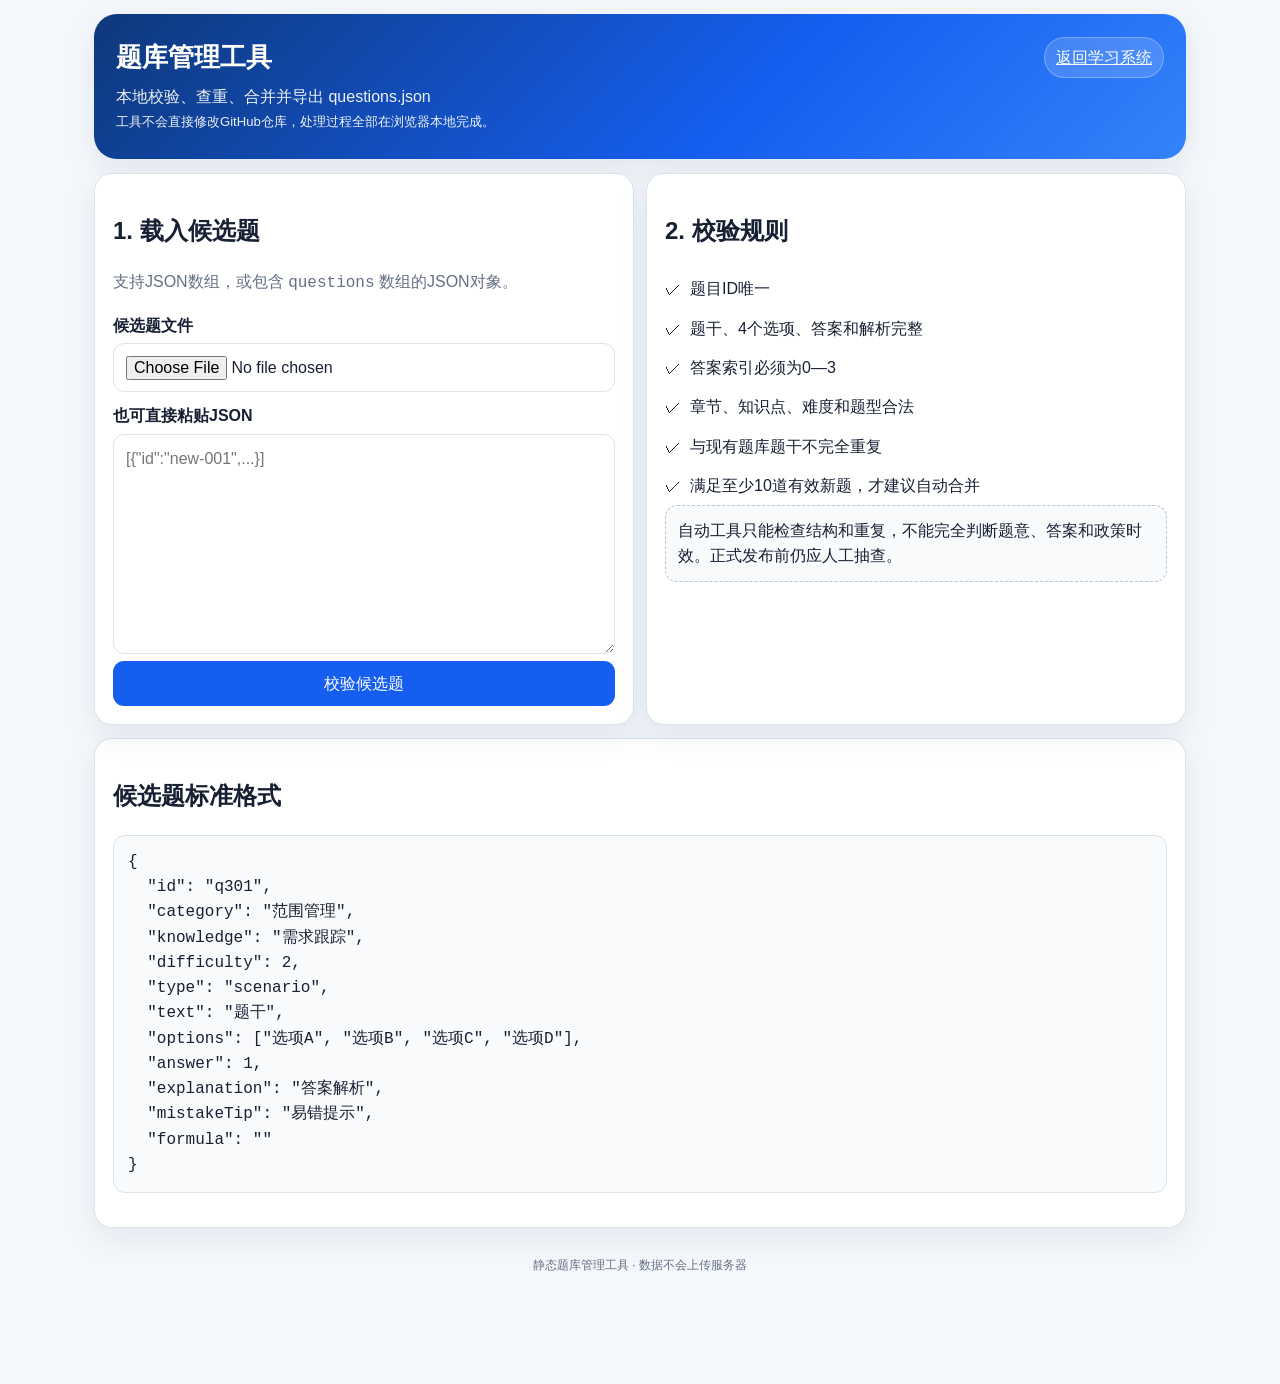
<file: apps/ruankao/admin.html>
<!doctype html>
<html lang="zh-CN"><head><meta charset="utf-8"><meta name="viewport" content="width=device-width,initial-scale=1"><meta name="theme-color" content="#155eef"><title>题库管理工具 · 柱子软考</title><link rel="stylesheet" href="css/app.css?v=3.5.0"></head>
<body><div class="app"><section class="hero"><div class="hero-top"><div><h1>题库管理工具</h1><p>本地校验、查重、合并并导出 questions.json</p><p class="small">工具不会直接修改GitHub仓库，处理过程全部在浏览器本地完成。</p></div><div class="hero-actions"><a class="hero-action" href="index.html">返回学习系统</a></div></div></section>
<div class="grid2"><div class="card"><h2>1. 载入候选题</h2><p class="muted">支持JSON数组，或包含 <code>questions</code> 数组的JSON对象。</p><label class="field" for="candidateFile">候选题文件</label><input id="candidateFile" class="input" type="file" accept="application/json"><label class="field" for="candidateText">也可直接粘贴JSON</label><textarea id="candidateText" class="textarea" style="min-height:220px" placeholder='[{"id":"new-001",...}]'></textarea><button id="validateBtn" class="primary wide">校验候选题</button></div>
<div class="card"><h2>2. 校验规则</h2><div class="task"><span>✓</span><span>题目ID唯一</span></div><div class="task"><span>✓</span><span>题干、4个选项、答案和解析完整</span></div><div class="task"><span>✓</span><span>答案索引必须为0—3</span></div><div class="task"><span>✓</span><span>章节、知识点、难度和题型合法</span></div><div class="task"><span>✓</span><span>与现有题库题干不完全重复</span></div><div class="task"><span>✓</span><span>满足至少10道有效新题，才建议自动合并</span></div><div class="data-note">自动工具只能检查结构和重复，不能完全判断题意、答案和政策时效。正式发布前仍应人工抽查。</div></div></div>
<div id="resultCard" class="card hidden"><div class="section-title"><h2>校验结果</h2><span id="resultTag" class="tag"></span></div><div id="resultSummary"></div><div id="errorList"></div><div class="actions"><a class="ghost" href="data/questions.json" download>下载当前题库</a><div class="right"><button id="downloadValid" class="secondary" disabled>下载有效候选题</button><button id="downloadMerged" class="primary" disabled>合并并下载新题库</button></div></div></div>
<div class="card"><h2>候选题标准格式</h2><pre style="white-space:pre-wrap;word-break:break-word;background:#f8fafc;border:1px solid #dbe3ec;border-radius:12px;padding:14px">{
  "id": "q301",
  "category": "范围管理",
  "knowledge": "需求跟踪",
  "difficulty": 2,
  "type": "scenario",
  "text": "题干",
  "options": ["选项A", "选项B", "选项C", "选项D"],
  "answer": 1,
  "explanation": "答案解析",
  "mistakeTip": "易错提示",
  "formula": ""
}</pre></div><footer class="footer">静态题库管理工具 · 数据不会上传服务器</footer></div><script src="js/admin.js?v=3.5.0"></script></body></html>
</file>
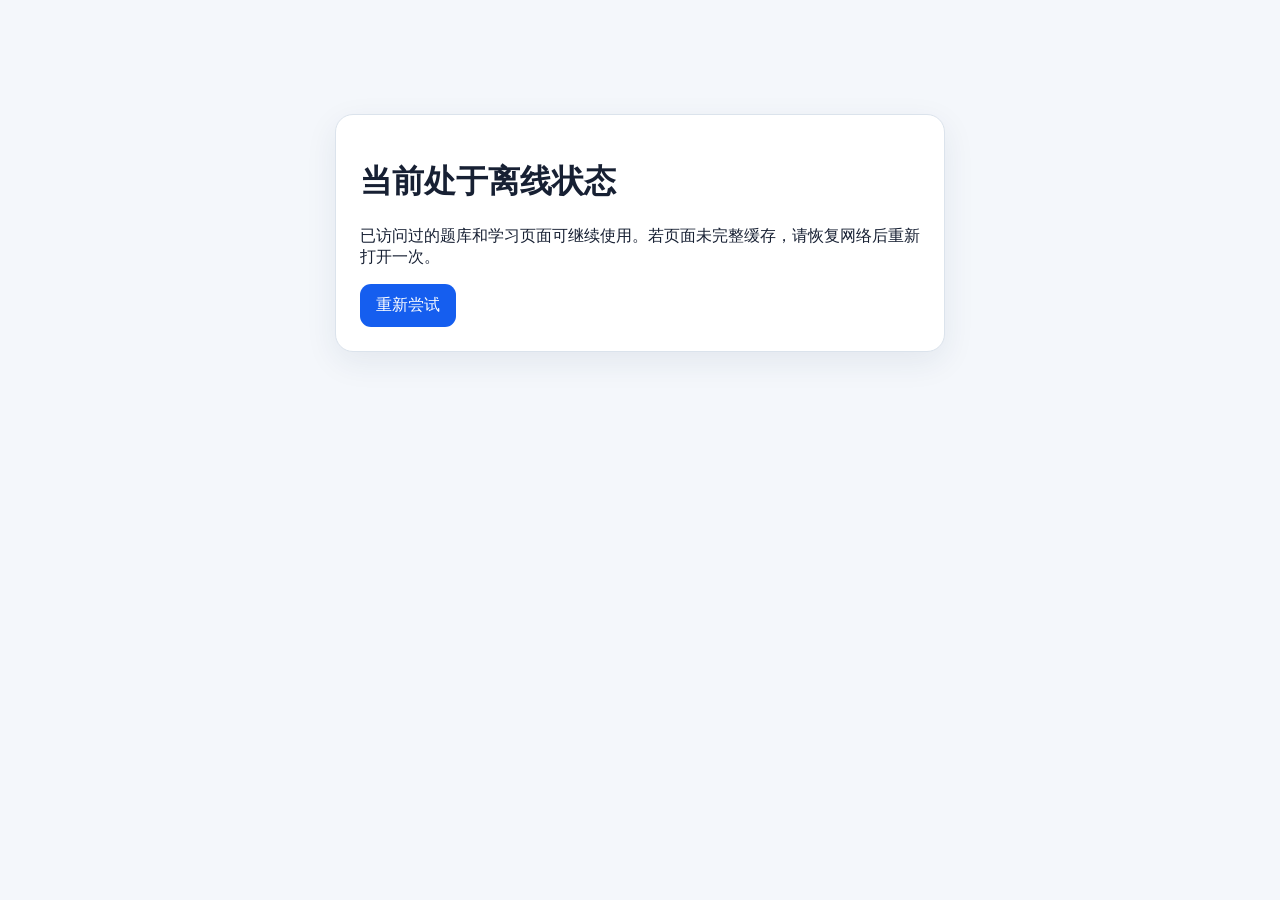
<file: apps/ruankao/offline.html>
<!doctype html><html lang="zh-CN"><head><meta charset="utf-8"><meta name="viewport" content="width=device-width,initial-scale=1"><title>离线模式</title><style>body{font-family:-apple-system,BlinkMacSystemFont,"Segoe UI","Microsoft YaHei",sans-serif;background:#f4f7fb;color:#172033;margin:0;padding:24px}.card{max-width:560px;margin:10vh auto;background:#fff;border:1px solid #dbe3ec;border-radius:18px;padding:24px;box-shadow:0 10px 32px rgba(21,55,95,.08)}button{border:0;border-radius:11px;padding:11px 16px;background:#155eef;color:#fff;font:inherit}</style></head><body><div class="card"><h1>当前处于离线状态</h1><p>已访问过的题库和学习页面可继续使用。若页面未完整缓存，请恢复网络后重新打开一次。</p><button onclick="location.reload()">重新尝试</button></div></body></html>
</file>
<file: assets/portal.css>
:root{--bg:#f4f7fb;--surface:#fff;--surface-soft:#f8fafc;--text:#111827;--muted:#667085;--line:#e3e8ef;--primary:#5b5ce2;--shadow:0 22px 60px rgba(15,23,42,.08);--shadow-soft:0 12px 32px rgba(15,23,42,.055);--radius-xl:30px;--radius-lg:22px}
[data-theme="dark"]{--bg:#080d17;--surface:#111827;--surface-soft:#151e2e;--text:#f8fafc;--muted:#9ca9bb;--line:#263246;--primary:#8586ff;--shadow:0 22px 60px rgba(0,0,0,.34);--shadow-soft:0 12px 32px rgba(0,0,0,.22)}
*{box-sizing:border-box}html{scroll-behavior:smooth}body{margin:0;min-height:100vh;color:var(--text);background:radial-gradient(circle at 8% 5%,rgba(91,92,226,.12),transparent 28%),radial-gradient(circle at 92% 18%,rgba(14,165,233,.10),transparent 25%),var(--bg);font-family:-apple-system,BlinkMacSystemFont,"Segoe UI","PingFang SC","Microsoft YaHei",sans-serif;line-height:1.55;overflow-x:hidden}button,input{font:inherit}button{color:inherit}a{color:inherit;text-decoration:none}.hidden{display:none!important}.page-glow{position:fixed;border-radius:999px;filter:blur(80px);pointer-events:none;z-index:-1;opacity:.45}.glow-one{width:320px;height:320px;background:#8b5cf6;left:-150px;top:260px}.glow-two{width:360px;height:360px;background:#38bdf8;right:-190px;top:520px}.shell{width:min(1220px,calc(100% - 32px));margin:0 auto}.topbar{position:sticky;top:0;z-index:30;background:color-mix(in srgb,var(--bg) 82%,transparent);backdrop-filter:blur(18px);border-bottom:1px solid color-mix(in srgb,var(--line) 75%,transparent)}.topbar-inner{width:min(1220px,calc(100% - 32px));min-height:72px;margin:0 auto;display:flex;align-items:center;justify-content:space-between;gap:20px}.brand{display:flex;align-items:center;gap:11px}.brand-mark{width:42px;height:42px;border-radius:13px;display:grid;place-items:center;color:#fff;font-weight:900;letter-spacing:-1px;background:linear-gradient(135deg,#7778ff,#4647c6);box-shadow:0 10px 22px rgba(91,92,226,.28)}.brand-copy{display:flex;flex-direction:column;line-height:1.15}.brand-copy b{font-size:17px}.brand-copy small{font-size:9px;letter-spacing:.18em;color:var(--muted);margin-top:4px}.topbar-actions{display:flex;gap:9px;align-items:center}.top-action,.theme-button{border:1px solid var(--line);background:var(--surface);border-radius:12px;min-height:40px;padding:0 13px;cursor:pointer;box-shadow:0 6px 18px rgba(15,23,42,.035)}.theme-button{display:flex;align-items:center;gap:7px}.theme-icon{font-size:18px}.hero{position:relative;overflow:hidden;min-height:350px;margin-top:26px;padding:54px 58px;border-radius:var(--radius-xl);color:#fff;background:radial-gradient(circle at 82% 20%,rgba(255,255,255,.18),transparent 28%),radial-gradient(circle at 65% 115%,rgba(52,211,153,.16),transparent 32%),linear-gradient(135deg,#0d1728 0%,#182750 54%,#32338f 100%);box-shadow:0 30px 80px rgba(28,38,87,.24)}.hero::before{content:"";position:absolute;inset:0;background-image:linear-gradient(rgba(255,255,255,.035) 1px,transparent 1px),linear-gradient(90deg,rgba(255,255,255,.035) 1px,transparent 1px);background-size:34px 34px;mask-image:linear-gradient(to right,#000,transparent 80%)}.hero-content{position:relative;z-index:2;max-width:720px}.hero-label{display:flex;align-items:center;gap:9px;font-size:11px;font-weight:800;letter-spacing:.2em;color:#c7d2fe}.hero-label span{width:28px;height:2px;background:#a5b4fc;border-radius:999px}.hero h1{font-size:clamp(38px,5vw,64px);line-height:1.08;letter-spacing:-.045em;margin:18px 0}.hero p{max-width:680px;margin:0;color:#d7def1;font-size:17px}.hero-chips{display:flex;flex-wrap:wrap;gap:9px;margin-top:32px}.hero-chips span{display:flex;align-items:center;gap:7px;padding:8px 11px;border:1px solid rgba(255,255,255,.15);border-radius:999px;background:rgba(255,255,255,.08);color:#e8ecf8;font-size:12px;backdrop-filter:blur(8px)}.hero-chips i{width:6px;height:6px;border-radius:50%;background:#67e8f9;box-shadow:0 0 0 4px rgba(103,232,249,.12)}.hero-visual{position:absolute;right:50px;top:50%;width:270px;height:270px;transform:translateY(-50%);z-index:1}.visual-core{position:absolute;left:50%;top:50%;width:116px;height:116px;transform:translate(-50%,-50%);border-radius:34px;display:grid;place-content:center;text-align:center;background:linear-gradient(145deg,rgba(255,255,255,.28),rgba(255,255,255,.08));border:1px solid rgba(255,255,255,.26);box-shadow:inset 0 1px 0 rgba(255,255,255,.25),0 24px 50px rgba(0,0,0,.18);backdrop-filter:blur(16px)}.visual-core span{font-size:36px;font-weight:900;letter-spacing:-2px}.visual-core small{font-size:9px;letter-spacing:.22em;color:#dbeafe}.visual-ring{position:absolute;border-radius:50%;border:1px solid rgba(255,255,255,.16)}.ring-one{inset:18px}.ring-two{inset:55px;border-style:dashed;animation:spin 18s linear infinite}.visual-dot{position:absolute;width:13px;height:13px;border-radius:50%;background:#67e8f9;box-shadow:0 0 22px rgba(103,232,249,.8)}.dot-one{left:26px;top:83px}.dot-two{right:20px;bottom:82px;background:#a78bfa}.dot-three{left:108px;bottom:3px;background:#34d399}@keyframes spin{to{transform:rotate(360deg)}}main{padding-bottom:50px}.overview{position:relative;z-index:5;display:grid;grid-template-columns:repeat(4,1fr);gap:13px;margin:-36px 24px 34px}.overview-card{min-height:116px;display:flex;align-items:center;gap:14px;padding:18px;background:color-mix(in srgb,var(--surface) 94%,transparent);border:1px solid var(--line);border-radius:20px;box-shadow:var(--shadow-soft);backdrop-filter:blur(18px)}.overview-icon{flex:0 0 48px;width:48px;height:48px;border-radius:15px;display:grid;place-items:center;color:#fff;font-size:19px;font-weight:800}.overview-icon.indigo{background:linear-gradient(135deg,#6366f1,#8b5cf6)}.overview-icon.emerald{background:linear-gradient(135deg,#059669,#10b981)}.overview-icon.blue{background:linear-gradient(135deg,#2563eb,#38bdf8)}.overview-icon.amber{background:linear-gradient(135deg,#d97706,#f59e0b)}.overview-card span{display:block;color:var(--muted);font-size:12px}.overview-card strong{display:block;margin:1px 0;font-size:27px;line-height:1.2}.overview-card small{color:var(--muted);font-size:11px}.status-text{color:#059669}.control-panel{display:flex;align-items:end;justify-content:space-between;gap:22px;margin-bottom:36px;padding:17px 19px;background:var(--surface);border:1px solid var(--line);border-radius:19px;box-shadow:0 10px 28px rgba(15,23,42,.035)}.search-wrap{width:min(520px,100%)}.search-wrap label{display:block;margin-bottom:7px;color:var(--muted);font-size:12px;font-weight:700}.search-box{position:relative}.search-icon{position:absolute;left:13px;top:50%;transform:translateY(-50%);font-size:20px;color:var(--muted)}.search-box input{width:100%;height:46px;border:1px solid var(--line);border-radius:13px;background:var(--surface-soft);color:var(--text);outline:none;padding:0 14px 0 42px;transition:.2s}.search-box input:focus{border-color:var(--primary);box-shadow:0 0 0 4px rgba(91,92,226,.10)}.filters{display:flex;gap:7px;flex-wrap:wrap}.filter{min-height:39px;padding:0 14px;border-radius:11px;border:1px solid var(--line);background:var(--surface);cursor:pointer;transition:.18s}.filter.active{color:#fff;background:var(--primary);border-color:var(--primary);box-shadow:0 8px 18px rgba(91,92,226,.22)}.section-heading{display:flex;align-items:end;justify-content:space-between;gap:20px;margin:0 2px 16px}.section-kicker{display:block;color:var(--primary);font-size:10px;font-weight:900;letter-spacing:.2em;margin-bottom:4px}.section-heading h2{font-size:27px;line-height:1.2;margin:0}.section-heading p{margin:5px 0 0;color:var(--muted);font-size:14px}.section-count{color:var(--muted);font-size:12px}.tool-grid{display:grid;grid-template-columns:repeat(2,minmax(0,1fr));gap:16px}.tool-card{--card-color:#6366f1;position:relative;overflow:hidden;min-height:300px;display:flex;flex-direction:column;padding:24px;background:var(--surface);border:1px solid var(--line);border-radius:var(--radius-lg);box-shadow:0 10px 32px rgba(15,23,42,.045);transition:transform .2s,border-color .2s,box-shadow .2s}.tool-card.hidden{display:none!important}a.tool-card:hover{transform:translateY(-4px);border-color:color-mix(in srgb,var(--card-color) 55%,var(--line));box-shadow:var(--shadow)}.card-accent{position:absolute;left:0;right:0;top:0;height:4px;background:linear-gradient(90deg,var(--card-color),transparent)}.card-top{display:flex;align-items:flex-start;justify-content:space-between;gap:14px}.project-icon{width:62px;height:62px;border-radius:18px;display:grid;place-items:center;color:#fff;font-size:25px;font-weight:900;background:linear-gradient(135deg,var(--card-color),color-mix(in srgb,var(--card-color) 65%,#111827));box-shadow:0 14px 25px color-mix(in srgb,var(--card-color) 22%,transparent)}.card-badges{display:flex;align-items:center;gap:10px}.badge{padding:5px 9px;border-radius:999px;background:color-mix(in srgb,var(--card-color) 10%,var(--surface));color:var(--card-color);font-size:10px;font-weight:800}.badge.live{display:flex;align-items:center;gap:6px}.badge.live i{width:6px;height:6px;border-radius:50%;background:#10b981;box-shadow:0 0 0 4px rgba(16,185,129,.12)}.badge.new{color:#a15c00;background:#fff5dc}.card-arrow{font-size:22px;color:var(--muted);transition:.2s}a.tool-card:hover .card-arrow{color:var(--card-color);transform:translate(2px,-2px)}.card-content{margin-top:24px}.project-code{display:block;color:var(--muted);font-size:9px;font-weight:900;letter-spacing:.16em}.tool-card h3{font-size:23px;line-height:1.25;letter-spacing:-.025em;margin:8px 0 10px}.tool-card p{margin:0;color:var(--muted);font-size:14px}.card-footer{display:flex;align-items:center;gap:12px;flex-wrap:wrap;margin-top:auto;padding-top:21px;border-top:1px solid var(--line);color:var(--muted);font-size:11px}.card-footer b{margin-left:auto;color:var(--card-color);font-size:12px}.btc-card{--card-color:#f7931a}.tender-card{--card-color:#0ea57e}.exam-card{--card-color:#3b82f6}.hotel-card{--card-color:#d97706}.engineering-card{--card-color:#8068d9}.coming-card{border-style:dashed;background:color-mix(in srgb,var(--surface-soft) 78%,transparent);box-shadow:none}.coming-inner{margin:auto;text-align:center;max-width:300px}.coming-icon{width:58px;height:58px;margin:0 auto 16px;border:1px dashed var(--line);border-radius:18px;display:grid;place-items:center;font-size:28px;color:var(--muted)}.coming-card h3{margin:7px 0 8px}.coming-card p{font-size:13px}.coming-status{display:inline-block;margin-top:16px;padding:6px 10px;border-radius:999px;background:var(--surface);border:1px solid var(--line);font-size:11px;color:var(--muted)}.empty{text-align:center;padding:70px 20px;color:var(--muted)}.empty-icon{font-size:35px}.empty h3{color:var(--text);margin:8px 0 4px}.empty p{margin:0}footer{display:flex;justify-content:space-between;align-items:center;gap:18px;padding:30px 4px 42px;border-top:1px solid var(--line);color:var(--muted);font-size:12px}footer div{display:flex;flex-direction:column}footer b{color:var(--text);font-size:13px}.toast{position:fixed;left:50%;bottom:26px;z-index:50;transform:translateX(-50%);padding:10px 16px;border-radius:999px;background:#111827;color:#fff;font-size:13px;box-shadow:0 14px 40px rgba(0,0,0,.2)}
@media(max-width:960px){.hero{padding:46px 40px}.hero-visual{right:18px;opacity:.5}.hero-content{max-width:650px}.overview{grid-template-columns:repeat(2,1fr)}}
@media(max-width:760px){.shell,.topbar-inner{width:min(100% - 22px,1220px)}.topbar-inner{min-height:64px}.brand-copy small{display:none}.theme-text{display:none}.theme-button{width:41px;padding:0;justify-content:center}.hero{min-height:auto;margin-top:14px;padding:36px 22px 72px;border-radius:24px}.hero h1{font-size:39px}.hero p{font-size:15px}.hero-visual{display:none}.overview{grid-template-columns:repeat(2,minmax(0,1fr));margin:-42px 10px 26px;gap:9px}.overview-card{min-height:104px;padding:13px;gap:10px}.overview-icon{width:42px;height:42px;flex-basis:42px;border-radius:13px}.overview-card strong{font-size:23px}.control-panel{display:block;padding:15px;margin-bottom:30px}.filters{margin-top:13px}.section-heading{align-items:flex-start}.section-count{display:none}.tool-grid{grid-template-columns:1fr}.tool-card{min-height:285px;padding:20px}footer{display:block}footer>span{display:block;margin-top:8px}}
@media(max-width:430px){.hero h1{font-size:34px}.hero-chips{gap:7px}.hero-chips span{font-size:11px}.overview{margin-left:4px;margin-right:4px}.overview-card{display:block}.overview-icon{margin-bottom:9px}.filters{display:grid;grid-template-columns:repeat(5,1fr);gap:5px}.filter{padding:0 5px;font-size:12px}.project-icon{width:56px;height:56px;border-radius:16px}.tool-card h3{font-size:21px}}
@media(prefers-reduced-motion:reduce){*,*::before,*::after{scroll-behavior:auto!important;animation:none!important;transition:none!important}}
</file>
<file: apps/btc/assets/style.css>
:root{
  --bg:#09111c;--panel:#111d2a;--panel2:#162536;--text:#ecf4fb;--muted:#8fa3b7;
  --line:#25384b;--blue:#4b9cff;--green:#2bc48a;--red:#f06467;--amber:#f3a83b;
  --purple:#a987ff;--shadow:0 18px 48px rgba(0,0,0,.25);--radius:18px;
}
[data-theme="light"]{
  --bg:#edf2f7;--panel:#fff;--panel2:#f6f9fc;--text:#17212b;--muted:#637386;
  --line:#d9e3ec;--blue:#1769d2;--green:#087f5b;--red:#c94449;--amber:#a96500;
  --purple:#7255cf;--shadow:0 15px 38px rgba(16,42,67,.09);
}
*{box-sizing:border-box}
html{color-scheme:dark}
html[data-theme="light"]{color-scheme:light}
body{margin:0;background:var(--bg);color:var(--text);font-family:-apple-system,BlinkMacSystemFont,"Segoe UI","PingFang SC","Microsoft YaHei",sans-serif;line-height:1.5}
button,input,select,textarea{font:inherit}
button{cursor:pointer}
a{color:inherit;text-decoration:none}
.hidden{display:none!important}
.topbar{position:sticky;top:0;z-index:20;display:grid;grid-template-columns:1fr auto 1fr;align-items:center;gap:14px;background:rgba(9,17,28,.92);backdrop-filter:blur(14px);border-bottom:1px solid var(--line);padding:12px max(16px,calc((100vw - 1500px)/2))}
[data-theme="light"] .topbar{background:rgba(237,242,247,.92)}
.back{color:var(--muted);font-size:14px}
.brand{display:flex;align-items:center;gap:10px}
.brand .coin{display:grid;place-items:center;width:38px;height:38px;border-radius:12px;background:linear-gradient(135deg,#c9780a,#f7931a);font-size:22px;font-weight:900;color:#fff}
.brand strong,.brand small{display:block}.brand small{color:var(--muted);font-size:11px}
.top-actions{justify-self:end;display:flex;gap:8px}
.page{max-width:1500px;margin:0 auto;padding:16px 16px 50px}
.warning{display:flex;gap:10px;align-items:center;border:1px solid rgba(243,168,59,.35);background:rgba(243,168,59,.09);border-radius:13px;padding:10px 14px;color:var(--muted);font-size:13px;margin-bottom:14px}
.warning strong{color:var(--amber);white-space:nowrap}
.panel{background:var(--panel);border:1px solid var(--line);border-radius:var(--radius);box-shadow:var(--shadow)}
.hero-grid{display:grid;grid-template-columns:1.08fr .92fr;gap:14px}
.price-card,.contract-summary{padding:18px}
.price-head{display:flex;justify-content:space-between;align-items:flex-start;gap:18px}
.label{font-size:13px;color:var(--muted);font-weight:700}
.main-price{font-size:46px;font-weight:850;letter-spacing:-.035em;margin:2px 0}
.price-sub{display:flex;gap:12px;flex-wrap:wrap;color:var(--muted);font-size:12px}
.status{display:inline-flex;align-items:center;gap:7px;border:1px solid var(--line);border-radius:999px;padding:6px 10px;color:var(--muted);font-size:12px}
.status i{width:8px;height:8px;border-radius:50%;background:var(--amber)}
.status.online i{background:var(--green);box-shadow:0 0 0 5px rgba(43,196,138,.12)}
.status.offline i{background:var(--red)}
.stat-row{display:grid;grid-template-columns:repeat(4,1fr);gap:9px;margin-top:20px}
.stat-row div,.contract-grid div{background:var(--panel2);border:1px solid var(--line);border-radius:12px;padding:11px}
.stat-row span,.contract-grid span{display:block;color:var(--muted);font-size:11px}
.stat-row strong,.contract-grid strong{display:block;margin-top:3px;font-size:14px}
.panel-title{display:flex;justify-content:space-between;align-items:center;gap:12px;margin-bottom:14px}
.panel-title h2,.chart-toolbar h2{font-size:17px;margin:0}
.panel-title p,.chart-toolbar p{font-size:11px;color:var(--muted);margin:2px 0 0}
.contract-grid{display:grid;grid-template-columns:repeat(4,1fr);gap:8px}
.workspace{display:grid;grid-template-columns:minmax(0,1fr) 390px;gap:14px;margin-top:14px}
.main-column,.side-column{display:grid;gap:14px;align-content:start}
.main-column>.panel,.side-column>.panel{padding:16px}
.chart-panel{overflow:hidden}
.chart-toolbar{display:flex;justify-content:space-between;align-items:flex-start;gap:12px}
.tabs{display:flex;gap:5px;flex-wrap:wrap;justify-content:flex-end}
.tabs button{border:1px solid var(--line);background:var(--panel2);color:var(--muted);border-radius:9px;padding:7px 10px}
.tabs button.active{background:var(--blue);color:#fff;border-color:var(--blue)}
.indicator-strip{display:flex;gap:8px;flex-wrap:wrap;margin:14px 0 8px}
.indicator-strip span{font-size:11px;color:var(--muted);background:var(--panel2);border:1px solid var(--line);padding:5px 8px;border-radius:999px}
.indicator-strip b{color:var(--text)}
.canvas-wrap{position:relative;height:490px;border:1px solid var(--line);border-radius:14px;overflow:hidden;background:linear-gradient(180deg,var(--panel2),var(--panel))}
#priceChart{width:100%;height:100%;display:block}
.chart-empty{position:absolute;inset:0;display:grid;place-items:center;color:var(--muted);font-size:13px;pointer-events:none}
.legend{display:flex;gap:15px;flex-wrap:wrap;margin-top:8px;color:var(--muted);font-size:11px}
.legend i{display:inline-block;width:18px;height:2px;margin-right:5px;vertical-align:middle}
.legend .ema20{background:var(--amber)}.legend .ema60{background:var(--purple)}.legend .level{border-top:1px dashed var(--blue);height:0}
.replay-controls{display:grid;grid-template-columns:auto minmax(100px,1fr) auto auto;gap:10px;align-items:center}
.replay-controls input{width:100%}
.matrix{display:grid;grid-template-columns:repeat(5,1fr);gap:8px}
.matrix-card{background:var(--panel2);border:1px solid var(--line);border-radius:13px;padding:12px}
.matrix-card .tf{font-size:12px;color:var(--muted)}
.matrix-card .signal{font-size:18px;font-weight:800;margin:5px 0}
.matrix-card .metrics{font-size:11px;color:var(--muted);display:grid;gap:3px}
.signal.strong{color:var(--green)}.signal.weak{color:var(--red)}.signal.neutral{color:var(--amber)}
.matrix-loading{grid-column:1/-1;color:var(--muted);padding:18px;text-align:center}
.analysis-grid{display:grid;grid-template-columns:repeat(3,1fr);gap:10px}
.analysis-card{background:var(--panel2);border:1px solid var(--line);border-radius:13px;padding:13px}
.analysis-card>span{color:var(--muted);font-size:11px}.analysis-card strong{display:block;margin:6px 0;font-size:15px}.analysis-card p{margin:0;color:var(--muted);font-size:12px}
.report{white-space:pre-wrap;background:var(--panel2);border:1px solid var(--line);border-radius:13px;padding:14px;color:var(--muted);font-size:13px}
.level-map{display:grid;gap:8px}
.level-item{display:grid;grid-template-columns:1fr auto;gap:8px;align-items:center;background:var(--panel2);border:1px solid var(--line);border-radius:11px;padding:10px}
.level-item strong{font-size:14px}.level-item span{display:block;color:var(--muted);font-size:11px}.level-item em{font-style:normal;font-size:11px;border-radius:999px;padding:4px 7px;background:rgba(75,156,255,.1);color:var(--blue)}
.liquidation-feed{display:grid;gap:7px;max-height:360px;overflow:auto}
.liq-item{display:grid;grid-template-columns:auto 1fr auto;gap:9px;align-items:center;border-bottom:1px solid var(--line);padding:8px 2px}
.liq-item:last-child{border-bottom:0}.liq-side{font-size:11px;font-weight:800;border-radius:8px;padding:4px 7px}
.liq-side.long{color:var(--red);background:rgba(240,100,103,.1)}.liq-side.short{color:var(--green);background:rgba(43,196,138,.1)}
.liq-main strong,.liq-main span{display:block}.liq-main strong{font-size:12px}.liq-main span,.liq-time{font-size:10px;color:var(--muted)}
.form-grid{display:grid;grid-template-columns:1fr 1fr;gap:9px}
.form-grid label,.alert-form{font-size:11px;color:var(--muted)}
select,input,textarea{width:100%;border:1px solid var(--line);background:var(--panel2);color:var(--text);border-radius:10px;padding:9px 10px;outline:none}
textarea{resize:vertical}
.full{grid-column:1/-1;width:100%}
.micro{font-size:10px;color:var(--muted);margin:9px 0 0}
.btn{border:0;border-radius:9px;padding:8px 11px;font-weight:700}
.btn.primary{background:var(--blue);color:#fff}.btn.secondary{background:rgba(75,156,255,.13);color:var(--blue);border:1px solid rgba(75,156,255,.25)}
.btn.ghost{background:var(--panel2);color:var(--text);border:1px solid var(--line)}.btn.tiny{font-size:10px;padding:5px 8px}
.switch input{display:none}.switch span{display:block;width:43px;height:24px;border-radius:999px;background:var(--panel2);border:1px solid var(--line);position:relative}
.switch span:after{content:"";position:absolute;width:18px;height:18px;border-radius:50%;background:var(--muted);left:2px;top:2px;transition:.2s}
.switch input:checked+span{background:rgba(43,196,138,.18);border-color:var(--green)}.switch input:checked+span:after{left:21px;background:var(--green)}
.alert-form{display:grid;grid-template-columns:1fr 120px;gap:8px}
.alert-form .check-row,.alert-form button{grid-column:1/-1}
.check-row{display:flex;gap:14px;color:var(--muted);font-size:11px}.check-row label{display:flex;gap:5px;align-items:center}.check-row input{width:auto}
.alert-list,.snapshot-list,.event-log{display:grid;gap:7px;margin-top:10px;max-height:310px;overflow:auto}
.alert-item,.snapshot-item,.event-item{background:var(--panel2);border:1px solid var(--line);border-radius:10px;padding:9px;font-size:11px}
.alert-item{display:grid;grid-template-columns:1fr auto;gap:8px}.alert-item strong,.snapshot-item strong{display:block}.alert-item span,.snapshot-item span,.event-item span{color:var(--muted)}
.alert-actions{display:flex;gap:5px}.icon-btn{border:1px solid var(--line);background:var(--panel);color:var(--muted);border-radius:7px;padding:4px 6px}
.tag{font-size:10px;border-radius:999px;padding:4px 7px}.tag.neutral{background:var(--panel2);border:1px solid var(--line);color:var(--muted)}
.muted{color:var(--muted);font-size:11px}.positive{color:var(--green)!important}.negative{color:var(--red)!important}
.empty-line{text-align:center;color:var(--muted);font-size:11px;padding:14px}
.toast{position:fixed;left:50%;bottom:24px;transform:translateX(-50%);background:#17212b;color:#fff;border:1px solid #34495d;padding:10px 16px;border-radius:999px;z-index:50;font-size:12px;box-shadow:var(--shadow)}
@media(max-width:1150px){
  .workspace{grid-template-columns:1fr}.side-column{grid-template-columns:repeat(2,minmax(0,1fr))}.side-column>.panel:last-child{grid-column:1/-1}
}
@media(max-width:820px){
  .topbar{grid-template-columns:1fr auto}.brand{grid-row:1;grid-column:1}.back{display:none}.top-actions{grid-column:2}
  .hero-grid{grid-template-columns:1fr}.contract-grid{grid-template-columns:repeat(2,1fr)}
  .stat-row{grid-template-columns:repeat(2,1fr)}.matrix{grid-template-columns:repeat(2,1fr)}.analysis-grid{grid-template-columns:1fr}
  .chart-toolbar{display:block}.tabs{justify-content:flex-start;margin-top:10px}.canvas-wrap{height:410px}.side-column{grid-template-columns:1fr}.side-column>.panel:last-child{grid-column:auto}
}
@media(max-width:520px){
  .page{padding:10px 10px 40px}.topbar{padding:9px 10px}.brand small{display:none}.top-actions .btn{font-size:11px;padding:7px 8px}
  .warning{align-items:flex-start}.main-price{font-size:36px}.price-card,.contract-summary,.main-column>.panel,.side-column>.panel{padding:12px}
  .canvas-wrap{height:350px}.matrix{grid-template-columns:1fr 1fr}.replay-controls{grid-template-columns:auto 1fr}.replay-controls span,.replay-controls #replayExit{grid-column:auto}
}
</file>
<file: apps/competitors/assets/style.css>
:root{font-family:Inter,-apple-system,BlinkMacSystemFont,"Microsoft Yahei",Arial,sans-serif;color:#e9f0ff;background:#09111e;font-synthesis:none}
*{box-sizing:border-box}
body{margin:0;background:radial-gradient(ellipse 68% 400px at 17% -11%,#1b3f5f 0%,transparent 100%),#09111e}
a{color:inherit}button,input,select{font:inherit}
button{cursor:pointer}button:focus-visible,a:focus-visible,input:focus-visible,select:focus-visible{outline:2px solid #60d6e9;outline-offset:3px}
.shell{max-width:1280px;padding:0 22px;margin:auto}
.top{display:flex;align-items:center;justify-content:space-between;gap:12px;padding:25px 0 18px;color:#adbed5;font-size:13px}
.back{text-decoration:none;color:#c2d8e9}.back:hover{color:white}.top-actions{display:flex;align-items:center;gap:9px}
.status-dot{width:7px;height:7px;background:#25c9a9;border-radius:50%;box-shadow:0 0 0 5px #25c9a916}
.hero{border:1px solid #24415b;border-radius:23px;background:linear-gradient(115deg,#162d47 0%,#10233a 57%,#112a36 100%);padding:38px 40px;display:flex;justify-content:space-between;align-items:center;gap:20px;overflow:hidden;position:relative}
.hero:after{content:"";position:absolute;width:290px;height:290px;right:5%;top:-130px;border:1px solid #6e8fb336;border-radius:50%;pointer-events:none}
.eyebrow,.kicker{font-size:11px;letter-spacing:2px;font-weight:700;color:#69d1cf}
h1{font-size:clamp(28px,4vw,47px);line-height:1.22;letter-spacing:-1px;margin:15px 0}
h1 span{color:#68d5c9}
.hero p{color:#c4d1de;font-size:14px;line-height:1.85;max-width:700px;margin:0 0 17px}
.hero-badges{display:flex;gap:8px;flex-wrap:wrap}
.hero-badges span{border-radius:20px;border:1px solid #57728c80;color:#c8dbe9;font-size:11px;padding:6px 12px}
.hero-icon{font-size:62px;font-weight:800;letter-spacing:-5px;color:#55d4d840;white-space:nowrap;z-index:1}
.hero-icon span{font-size:15px;letter-spacing:1px;color:#66bed5;display:block;text-align:center}
.notice{margin:18px 0;border:1px solid #27516a;border-radius:12px;padding:12px 16px;background:#14283b;color:#afc9d8;font-size:12px;line-height:1.7}
.notice.warn{border-color:#805d2d;background:#30241b;color:#f6d5a6}
.notice.subtle{background:#101f30;border-color:#263b51;color:#8ea6bc}
.stats{display:grid;grid-template-columns:repeat(4,minmax(0,1fr));gap:15px;margin:22px 0}
.stats article,.surface{border:1px solid #22374d;background:#111f32;border-radius:16px}
.stats article{padding:23px}
.stats span,.stats small{display:block;color:#8ea4ba;font-size:12px}
.stats strong{font-size:32px;display:block;line-height:1.4;margin:9px 0 4px;font-variant-numeric:tabular-nums}
.stats small{font-size:11px}
.tabs{display:flex;gap:9px;flex-wrap:wrap;border-bottom:1px solid #253b52;padding:6px 0 14px;margin:23px 0 16px}
.tab{border:1px solid transparent;background:transparent;color:#a9bad0;border-radius:10px;padding:11px 17px;font-size:13px}
.tab.active{background:#214858;color:#80e8e1;border:1px solid #368e98}
.tab:hover:not(.active){background:#162f48}
.filters{display:grid;grid-template-columns:minmax(200px,2fr) repeat(3,minmax(125px,1fr)) auto;gap:10px;margin:16px 0 23px}
.filters label,.compare-select label{display:flex;flex-direction:column;gap:7px;color:#a1b9cb;font-size:12px}
input,select{background:#13283b;color:#e4f2ff;border:1px solid #29465e;border-radius:10px;min-width:0;min-height:42px;padding:10px 12px}
input::placeholder{color:#7892a7}
.outline{align-self:end;min-height:42px;background:#152e42;border:1px solid #327582;color:#9cebe1;border-radius:10px;padding:9px 13px;font-size:12px}
.outline:hover{background:#234e57}
.panel{display:none;padding-bottom:34px}.panel.active{display:block}
.section-heading,.panel-title{display:flex;align-items:end;justify-content:space-between;gap:14px}
.section-heading{margin:25px 0 15px}.section-heading h2{margin:6px 0 0;font-size:24px}
.section-heading small{color:#8ba0b7;font-size:12px}
.two{display:grid;grid-template-columns:1fr 1fr;gap:16px;margin-bottom:17px}
.surface{padding:21px;margin-bottom:18px}
.panel-title{margin-bottom:21px}.panel-title h3{font-size:16px;margin:0}.panel-title small{color:#7e99b1;font-size:12px}
.bars{display:grid;gap:13px}
.bar-row{display:grid;grid-template-columns:78px 1fr 48px;gap:10px;align-items:center;font-size:12px;color:#b5c9d9}
.bar-track{height:9px;background:#1e3248;border-radius:20px;overflow:hidden}
.bar-fill{height:100%;background:linear-gradient(90deg,#22a7ba,#5cddb2);border-radius:20px}
.bar-row strong{font-weight:600;color:#d3eff0;text-align:right}
.leaderboard{display:grid;gap:10px}
.leader{display:flex;gap:12px;align-items:center;font-size:13px;padding:8px 0;border-bottom:1px solid #23384c}
.leader:last-child{border-bottom:0}
.rank{color:#67cfcd;width:22px;font-weight:700}
.leader .name{flex:1;overflow-wrap:anywhere;color:#e4eef8}
.leader .count{color:#adc4d3;font-variant-numeric:tabular-nums}
.records,.companies{display:grid;gap:12px}
.record,.company{border:1px solid #284259;background:#12273b;border-radius:12px;padding:17px}
.record h3,.company h3{margin:0 0 10px;font-size:16px;font-weight:650;line-height:1.6;overflow-wrap:anywhere}
.record h3 a{text-decoration:none}.record h3 a:hover{color:#79e8dc}
.record .meta,.company .meta{display:flex;flex-wrap:wrap;gap:9px;margin-bottom:10px;color:#a6bccf;font-size:12px}
.record .meta span,.company .meta span{border:1px solid #2d5162;background:#183547;border-radius:5px;padding:4px 7px}
.record .summary{color:#cbdbe9;font-size:13px;line-height:1.8}
.sublist{border-top:1px solid #294255;margin-top:12px;padding-top:12px;display:grid;gap:7px}
.quote{display:grid;grid-template-columns:minmax(110px,1fr) auto;gap:16px;align-items:center;font-size:12px;color:#afc7d9}
.quote .bidder{overflow-wrap:anywhere}.quote strong{color:#e6edf7;font-variant-numeric:tabular-nums;white-space:nowrap}
.record-footer{margin-top:12px;display:flex;gap:8px;flex-wrap:wrap}
.source{font-size:12px;color:#75d3ce;text-decoration:none}.source:hover{text-decoration:underline}
.pager{display:flex;justify-content:center;gap:12px;margin-top:14px}
.pager button{background:#234255;border:1px solid #426b80;color:#d3edf0;border-radius:9px;padding:9px 16px}
.pager button:disabled{opacity:.35;cursor:default}
.company-grid{display:grid;grid-template-columns:repeat(3,minmax(0,1fr));gap:11px;margin-bottom:10px}
.company-grid span{color:#91a6bb;font-size:11px;display:block;margin-bottom:7px}
.company-grid b{color:#e0f3ef;font-size:21px}
.company .source{display:inline-block;margin-top:8px}
.compare-select{margin-bottom:15px}
.compare-empty{color:#8da6bf;text-align:center;padding:30px}
.comparison-table{width:100%;border-collapse:collapse;font-size:13px}
.comparison-table th,.comparison-table td{padding:14px;border-bottom:1px solid #2a4257;text-align:left}
.comparison-table th{color:#a3bbcc;font-weight:500}
.comparison-table td{overflow-wrap:anywhere}
.empty{padding:30px 16px;text-align:center;color:#8199b0;font-size:13px}
footer{margin:15px 0 35px;border-top:1px solid #263e52;padding-top:19px;color:#839bb2;font-size:12px;display:flex;flex-wrap:wrap;gap:15px;justify-content:space-between}
footer a{color:#91d4cb;text-decoration:none}
@media(max-width:1000px){.filters{grid-template-columns:repeat(2,minmax(0,1fr))}.filters label:first-child{grid-column:1/-1}.stats{grid-template-columns:repeat(2,minmax(0,1fr))}}
@media(max-width:680px){.shell{padding:0 13px}.top{padding:17px 0}.hero{padding:26px 21px}.hero-icon{display:none}.hero h1{font-size:29px}.hero p{font-size:13px}.stats{gap:9px}.stats article{padding:17px}.stats strong{font-size:26px}.tabs{gap:5px}.tab{padding:9px 11px;font-size:12px}.two{grid-template-columns:1fr}.surface{padding:16px}.filters{gap:8px}.filters label{font-size:11px}.section-heading h2{font-size:20px}.record{padding:14px}.record h3{font-size:14px}.quote{grid-template-columns:minmax(0,1fr) auto;gap:6px}.quote strong{font-size:11px}.top-actions{font-size:10px}}
@media(prefers-reduced-motion:no-preference){.tab,.outline,.record{transition:background .15s,border-color .15s}}
</file>
<file: apps/engineering/style.css>
:root{--bg:#f5f3fb;--surface:#fff;--text:#25203a;--muted:#706987;--line:#dfdaed;--purple:#4b3b8f}
*{box-sizing:border-box}body{margin:0;background:var(--bg);color:var(--text);font-family:-apple-system,BlinkMacSystemFont,"Segoe UI","PingFang SC","Microsoft YaHei",sans-serif}
header{background:linear-gradient(135deg,#342867,#705ac2);color:#fff;padding:22px max(13px,calc((100vw - 1040px)/2));display:flex;gap:22px;align-items:center}header a{color:#fff;text-decoration:none}header h1{margin:0}header p{margin:3px 0;opacity:.8}
main{max-width:1040px;margin:auto;padding:18px 12px 50px}.nav{display:flex;gap:7px;overflow:auto;margin-bottom:14px;padding-bottom:3px}.nav button{white-space:nowrap;border:1px solid var(--line);background:#fff;border-radius:999px;padding:8px 12px;cursor:pointer}.nav button.active{background:var(--purple);color:#fff;border-color:var(--purple)}
.tool{display:none;background:var(--surface);border:1px solid var(--line);border-radius:18px;padding:20px;box-shadow:0 10px 28px rgba(75,59,143,.07)}.tool.active{display:block}.tool h2{margin:0 0 15px}.hint{color:var(--muted);font-size:13px}.form{display:grid;grid-template-columns:repeat(3,1fr);gap:11px}.form.one{grid-template-columns:1fr}.form label{font-size:13px;font-weight:700;color:var(--muted)}input,select,textarea{display:block;width:100%;margin-top:5px;border:1px solid var(--line);border-radius:10px;padding:10px;background:#fff;font:inherit}textarea{min-height:130px}
.tool>button{border:0;background:var(--purple);color:#fff;border-radius:10px;padding:10px 16px;font-weight:700;cursor:pointer;margin-top:15px}.result{margin-top:15px;background:#f7f5fc;border-left:4px solid var(--purple);border-radius:10px;padding:14px;line-height:1.8;white-space:pre-line}
@media(max-width:700px){header{display:block}header div{margin-top:12px}.form{grid-template-columns:1fr 1fr}}
@media(max-width:440px){.form{grid-template-columns:1fr}.tool{padding:15px}}
</file>
<file: apps/hotel/style.css>
:root{--bg:#f7f3ee;--surface:#fff;--text:#2b241f;--muted:#766b61;--line:#e6ddd3;--brown:#7a3e00;--orange:#c86b0b;--green:#087f5b}
*{box-sizing:border-box}body{margin:0;background:var(--bg);color:var(--text);font-family:-apple-system,BlinkMacSystemFont,"Segoe UI","PingFang SC","Microsoft YaHei",sans-serif}
button,input,select{font:inherit}.top{background:linear-gradient(135deg,#5f3000,#a05206);color:#fff;padding:22px max(14px,calc((100vw - 1100px)/2));display:flex;gap:20px;align-items:center;justify-content:space-between}
.top h1{margin:0}.top p{margin:3px 0 0;opacity:.8}.back{color:#fff;text-decoration:none}.top button{border:0;border-radius:9px;padding:9px 12px;cursor:pointer}
main{max-width:1100px;margin:auto;padding:18px 12px 50px}.tabs{display:flex;gap:8px;margin-bottom:14px}.tab{border:1px solid var(--line);background:#fff;border-radius:999px;padding:9px 14px;cursor:pointer}.tab.active{background:var(--brown);color:#fff;border-color:var(--brown)}
.page{display:none}.page.active{display:block}.grid{display:grid;grid-template-columns:1fr 1fr;gap:14px}.panel{background:var(--surface);border:1px solid var(--line);border-radius:17px;padding:18px;box-shadow:0 8px 24px rgba(80,45,10,.06)}
.panel h2{margin:0 0 14px}.form-grid{display:grid;grid-template-columns:1fr 1fr;gap:11px}.form-grid label{font-size:13px;font-weight:700;color:var(--muted)}input,select{display:block;width:100%;margin-top:5px;border:1px solid var(--line);border-radius:10px;padding:10px;background:#fff;color:var(--text)}
.primary,.secondary,.danger{border:0;border-radius:10px;padding:10px 14px;margin-top:15px;cursor:pointer;font-weight:700}.primary{background:var(--brown);color:#fff}.secondary{background:#efe5da;color:var(--brown)}.danger{background:#fff0ee;color:#b42318}
.metrics{display:grid;grid-template-columns:1fr 1fr;gap:9px}.metrics div{background:#faf7f3;border:1px solid var(--line);border-radius:12px;padding:11px}.metrics span{display:block;color:var(--muted);font-size:12px}.metrics strong{display:block;font-size:21px;margin-top:3px}
.advice{margin-top:14px;padding:12px;border-left:4px solid var(--orange);background:#fff7eb;border-radius:9px;white-space:pre-line}.price-main{text-align:center;background:#fff7eb;border-radius:15px;padding:22px}.price-main span{display:block;color:var(--muted)}.price-main strong{font-size:42px;color:var(--brown)}.range{text-align:center;margin:12px}.tip{font-size:12px;color:var(--muted)}
.head{display:flex;justify-content:space-between;gap:12px}.head h2{margin:0}.head p{margin:3px 0;color:var(--muted)}.record{display:grid;grid-template-columns:1fr repeat(4,auto);gap:12px;padding:11px 0;border-bottom:1px solid var(--line);align-items:center}.record small{color:var(--muted)}
.toast{position:fixed;left:50%;bottom:20px;transform:translateX(-50%);background:#2b241f;color:#fff;border-radius:999px;padding:9px 14px}.hidden{display:none!important}
@media(max-width:760px){.top{display:block}.top>div{margin:12px 0}.grid{grid-template-columns:1fr}.form-grid{grid-template-columns:1fr 1fr}.record{grid-template-columns:1fr 1fr}.record div:first-child{grid-column:1/-1}}
@media(max-width:460px){.form-grid,.metrics{grid-template-columns:1fr}.tabs{overflow:auto}.top{padding:18px 13px}}
</file>
<file: apps/ruankao/css/app.css>
:root{--bg:#f4f7fb;--panel:#fff;--text:#172033;--muted:#667085;--line:#dbe3ec;--primary:#155eef;--primary2:#0b4dcc;--soft:#edf4ff;--ok:#087a55;--oksoft:#e9f8f1;--bad:#b42318;--badsoft:#fff0ee;--warn:#9a6700;--warnsoft:#fff8e6;--shadow:0 10px 32px rgba(21,55,95,.08);--fontScale:1}
*{box-sizing:border-box}html{scroll-behavior:smooth;font-size:calc(16px * var(--fontScale))}body{margin:0;background:var(--bg);color:var(--text);font-family:-apple-system,BlinkMacSystemFont,"Segoe UI","PingFang SC","Microsoft YaHei",sans-serif;line-height:1.58;-webkit-text-size-adjust:100%}button,input,select,textarea{font:inherit}button{touch-action:manipulation}.hidden{display:none!important}.app{max-width:1120px;margin:auto;padding:14px 14px 96px}.hero{background:linear-gradient(135deg,#0e387a,#155eef 60%,#3483fa);color:#fff;border-radius:23px;padding:23px 22px;margin-bottom:14px;box-shadow:var(--shadow)}.hero-top{display:flex;justify-content:space-between;gap:16px;align-items:flex-start}.hero h1{font-size:1.65rem;margin:0 0 5px}.hero p{margin:3px 0;opacity:.93}.hero-actions{display:flex;gap:8px;flex-wrap:wrap;justify-content:flex-end}.hero-badge,.hero-action{white-space:nowrap;background:rgba(255,255,255,.15);border:1px solid rgba(255,255,255,.28);border-radius:999px;padding:7px 11px;color:#fff}.hero-action{cursor:pointer}.hero-meta{display:flex;gap:8px;flex-wrap:wrap;margin-top:14px}.hero-chip{background:rgba(255,255,255,.13);border-radius:10px;padding:6px 10px;font-size:.82rem}.update-banner{display:flex;gap:12px;justify-content:space-between;align-items:center;background:#fff8e6;border:1px solid #f6d98a;border-radius:14px;padding:12px 14px;margin-bottom:13px}.card{background:var(--panel);border:1px solid var(--line);border-radius:18px;padding:18px;margin-bottom:13px;box-shadow:var(--shadow)}.card.flat{box-shadow:none}.section-title{display:flex;justify-content:space-between;gap:12px;align-items:center;margin-bottom:12px}.section-title h2,.section-title h3{margin:0}.muted{color:var(--muted)}.small{font-size:.82rem}.grid2{display:grid;grid-template-columns:repeat(2,minmax(0,1fr));gap:12px}.grid3{display:grid;grid-template-columns:repeat(3,minmax(0,1fr));gap:11px}.grid4{display:grid;grid-template-columns:repeat(4,minmax(0,1fr));gap:10px}.metric{border:1px solid var(--line);border-radius:14px;padding:13px;background:#fbfcfe;min-width:0}.metric small{display:block;color:var(--muted);font-size:.82rem}.metric strong{display:block;font-size:1.45rem;line-height:1.3;margin-top:2px}.metric .sub{font-size:.75rem;color:var(--muted);margin-top:3px}.tabs{position:sticky;top:0;z-index:20;background:rgba(244,247,251,.94);backdrop-filter:blur(12px);display:flex;gap:7px;overflow-x:auto;padding:8px 2px 11px;margin-bottom:7px;scrollbar-width:none}.tabs::-webkit-scrollbar{display:none}.tab{flex:none;border:1px solid var(--line);background:#fff;color:var(--text);border-radius:999px;padding:9px 14px;cursor:pointer}.tab.active{background:var(--primary);border-color:var(--primary);color:#fff}.primary,.secondary,.ghost,.danger,.success{border:0;border-radius:11px;padding:10px 15px;cursor:pointer}.primary{background:var(--primary);color:#fff}.primary:hover{background:var(--primary2)}.secondary{background:#edf2f7;color:var(--text)}.ghost{background:#fff;border:1px solid var(--line);color:var(--text)}.danger{background:var(--badsoft);color:var(--bad);border:1px solid #ffd5cf}.success{background:var(--oksoft);color:var(--ok);border:1px solid #b4e5d0}.wide{width:100%}button:disabled{opacity:.42;cursor:not-allowed}.action-grid{display:grid;grid-template-columns:repeat(3,minmax(0,1fr));gap:11px}.action-card{border:1px solid var(--line);background:#fff;border-radius:15px;padding:15px;text-align:left;cursor:pointer;transition:.15s}.action-card:hover{border-color:#a9c7ff;background:#f9fbff}.action-card b{display:block;margin-bottom:4px}.action-icon{font-size:1.45rem;margin-bottom:7px}.callout{border-left:4px solid var(--primary);background:var(--soft);border-radius:10px;padding:12px 14px}.callout.warn{border-left-color:#e4a11b;background:var(--warnsoft)}.callout.ok{border-left-color:var(--ok);background:var(--oksoft)}.bar-row{margin:11px 0}.bar-head{display:flex;justify-content:space-between;gap:10px;font-size:.88rem}.bar-track{height:10px;background:#e8edf3;border-radius:999px;overflow:hidden;margin-top:5px}.bar-fill{height:100%;background:var(--primary);border-radius:999px}.tag{display:inline-block;background:var(--soft);color:var(--primary);border-radius:999px;padding:4px 9px;font-size:.75rem}.tag.bad{background:var(--badsoft);color:var(--bad)}.tag.ok{background:var(--oksoft);color:var(--ok)}.tag.warn{background:var(--warnsoft);color:var(--warn)}.field{display:block;font-weight:650;margin:11px 0 5px}.input,.select,.textarea{width:100%;border:1px solid var(--line);border-radius:11px;background:#fff;color:var(--text);padding:11px 12px;font-size:1rem}.textarea{min-height:120px;resize:vertical}.form-grid{display:grid;grid-template-columns:repeat(2,minmax(0,1fr));gap:12px}.mode-grid{display:grid;grid-template-columns:repeat(3,minmax(0,1fr));gap:11px}.mode-card{border:1px solid var(--line);border-radius:15px;padding:15px;background:#fff;cursor:pointer;text-align:left}.mode-card:hover,.mode-card.selected{border-color:var(--primary);background:var(--soft)}.mode-card b{display:block}.resume{display:flex;justify-content:space-between;gap:12px;align-items:center}.quiz-top{display:flex;justify-content:space-between;gap:12px;align-items:center;flex-wrap:wrap}.quiz-tools{display:flex;gap:7px;flex-wrap:wrap}.progress{height:9px;background:#e8edf3;border-radius:999px;overflow:hidden;margin:12px 0}.progress>div{height:100%;background:var(--primary);transition:.2s}.qnav{display:grid;grid-template-columns:repeat(10,minmax(0,1fr));gap:6px}.qnav button{padding:7px 0;border:1px solid var(--line);background:#eef2f6;border-radius:8px;cursor:pointer}.qnav button.done{background:var(--soft);border-color:#98baf7}.qnav button.current{background:var(--primary);color:#fff}.qnav button.wrong-mark{box-shadow:inset 0 0 0 2px #ffb4aa}.question{font-size:1.18rem;font-weight:750;margin:13px 0}.option{display:flex;gap:10px;align-items:flex-start;border:1px solid var(--line);border-radius:13px;padding:12px;margin:9px 0;cursor:pointer}.option:hover{background:#f8faff}.option.selected{border-color:var(--primary);background:var(--soft)}.option.correct{border-color:#5fc69b;background:var(--oksoft)}.option.incorrect{border-color:#f19a8f;background:var(--badsoft)}.option input{margin-top:5px;flex:none}.feedback{margin-top:13px;border-radius:12px;padding:13px}.feedback.ok{background:var(--oksoft);border:1px solid #a8e0c9}.feedback.bad{background:var(--badsoft);border:1px solid #ffc9c1}.reason-row{display:flex;gap:7px;flex-wrap:wrap;margin-top:10px}.reason-btn{border:1px solid var(--line);background:#fff;border-radius:999px;padding:7px 10px;cursor:pointer;font-size:.82rem}.reason-btn.active{background:var(--warnsoft);border-color:#e7c461;color:var(--warn)}.note-panel{margin-top:12px;border-top:1px dashed var(--line);padding-top:12px}.actions{display:flex;justify-content:space-between;gap:8px;flex-wrap:wrap;margin-top:17px}.actions .right{display:flex;gap:8px;flex-wrap:wrap}.result-list{display:grid;gap:10px}.review{border:1px solid var(--line);border-radius:13px;padding:13px}.wrong-text{color:var(--bad)}.right-text{color:var(--ok)}.plan-day{border:1px solid var(--line);border-radius:14px;padding:14px;margin:10px 0}.plan-day.today{border-color:var(--primary);background:#fbfdff}.task{display:flex;gap:9px;align-items:flex-start;padding:7px 0}.task input{margin-top:5px}.wrong-card{border:1px solid var(--line);border-radius:14px;padding:14px;margin:10px 0}.case-score{font-size:2.1rem;font-weight:800;color:var(--primary)}.keyword-grid{display:flex;gap:7px;flex-wrap:wrap;margin:9px 0}.keyword{border-radius:999px;padding:5px 9px;font-size:.75rem;background:#eef2f6}.keyword.hit{background:var(--oksoft);color:var(--ok)}.keyword.miss{background:var(--badsoft);color:var(--bad)}.formula-card{border:1px solid var(--line);border-radius:14px;padding:14px;background:#fff}.formula{font-size:1.1rem;font-weight:750;color:var(--primary);margin:5px 0}.history-row{display:grid;grid-template-columns:1fr auto auto;gap:10px;align-items:center;padding:9px 0;border-bottom:1px solid #edf0f4}.history-row:last-child{border-bottom:0}.empty{text-align:center;color:var(--muted);padding:25px 10px}.footer{text-align:center;color:var(--muted);font-size:.75rem;padding:15px}.bottom-nav{display:none}.setup-wrap{max-width:720px;margin:25px auto}.setup-steps{display:grid;grid-template-columns:repeat(3,1fr);gap:8px;margin:14px 0}.setup-step{background:#f3f6fa;border-radius:11px;padding:10px;text-align:center;font-size:.82rem}.setup-step b{display:block;font-size:1.12rem;color:var(--primary)}.inline{display:flex;gap:8px;align-items:center;flex-wrap:wrap}.right-align{text-align:right}.divider{height:1px;background:var(--line);margin:14px 0}.toast{position:fixed;left:50%;bottom:88px;transform:translateX(-50%);background:#172033;color:#fff;padding:10px 15px;border-radius:999px;z-index:100;box-shadow:var(--shadow);font-size:.88rem}.data-note{background:#f8fafc;border:1px dashed #b9c5d3;border-radius:12px;padding:12px}.toggle-line{display:flex;justify-content:space-between;gap:12px;align-items:center;padding:10px 0}.file-input{display:none}.filter-row{display:flex;gap:8px;flex-wrap:wrap}.filter-row button.active{background:var(--primary);color:#fff;border-color:var(--primary)}.stat-table{width:100%;border-collapse:collapse}.stat-table th,.stat-table td{padding:9px;border-bottom:1px solid #edf0f4;text-align:left}.share-box{background:#f8fafc;border:1px dashed #aebdce;border-radius:12px;padding:12px;word-break:break-all}.poster-canvas{max-width:100%;border:1px solid var(--line);border-radius:14px}.install-tip{font-size:.82rem;color:var(--muted);margin-top:6px}
body.dark{--bg:#0f1724;--panel:#172132;--text:#edf3fb;--muted:#a7b2c2;--line:#314158;--soft:#172f59;--oksoft:#123b31;--badsoft:#451d22;--warnsoft:#3c3116;--shadow:0 10px 32px rgba(0,0,0,.2)}body.dark .metric,body.dark .action-card,body.dark .mode-card,body.dark .ghost,body.dark .input,body.dark .select,body.dark .textarea,body.dark .formula-card,body.dark .option,body.dark .reason-btn{background:#172132}body.dark .tabs{background:rgba(15,23,36,.95)}body.dark .tab{background:#172132}body.dark .secondary{background:#27354a;color:var(--text)}
@media(max-width:800px){.grid4{grid-template-columns:repeat(2,1fr)}.action-grid,.mode-grid{grid-template-columns:1fr 1fr}.hero-top{display:block}.hero-actions{justify-content:flex-start;margin-top:10px}.history-row{grid-template-columns:1fr auto}.history-row span:last-child{grid-column:1/-1;color:var(--muted)}.qnav{grid-template-columns:repeat(5,1fr)}}
@media(max-width:580px){.app{padding:9px 9px 90px}.hero{padding:20px 17px;border-radius:17px}.hero h1{font-size:1.32rem}.grid2,.grid3,.form-grid,.action-grid,.mode-grid{grid-template-columns:1fr}.grid4{grid-template-columns:repeat(2,1fr)}.metric strong{font-size:1.3rem}.question{font-size:1.08rem}.actions,.actions .right{width:100%}.actions button{flex:1}.tabs{display:none}.bottom-nav{display:grid;position:fixed;left:0;right:0;bottom:0;z-index:50;grid-template-columns:repeat(5,1fr);background:rgba(255,255,255,.97);border-top:1px solid var(--line);padding:5px 4px calc(5px + env(safe-area-inset-bottom));box-shadow:0 -5px 18px rgba(20,40,70,.08)}body.dark .bottom-nav{background:rgba(23,33,50,.98)}.bottom-nav button{border:0;background:transparent;padding:5px 2px;color:var(--muted);font-size:.7rem}.bottom-nav button b{display:block;font-size:1.1rem;line-height:1.2}.bottom-nav button.active{color:var(--primary)}.resume{align-items:flex-start;flex-direction:column}.setup-steps{grid-template-columns:1fr}.right-align{text-align:left}.update-banner{align-items:flex-start;flex-direction:column}}
@media print{body{background:#fff}.no-print,.bottom-nav,.tabs{display:none!important}.card{box-shadow:none;break-inside:avoid}.hero{background:#fff;color:#000;border:1px solid #bbb}.app{max-width:none;padding:0}}
</file>
<file: apps/tender/assets/style.css>
:root{
  --bg:#f3f6f9;--surface:#fff;--surface2:#f8fafc;--text:#17212b;--muted:#657383;
  --line:#dce4eb;--navy:#102a43;--blue:#1463d6;--blueSoft:#eaf2ff;
  --green:#087f5b;--greenSoft:#e7f7f1;--amber:#a56100;--amberSoft:#fff5dc;
  --red:#b42318;--redSoft:#fff0ee;--shadow:0 16px 36px rgba(16,42,67,.08);--radius:18px
}
*{box-sizing:border-box}html{scroll-behavior:smooth}
body{margin:0;color:var(--text);background:var(--bg);font-family:-apple-system,BlinkMacSystemFont,"Segoe UI","PingFang SC","Microsoft YaHei",sans-serif;line-height:1.55}
button,input,select,textarea{font:inherit}button,a{touch-action:manipulation}a{color:inherit}.hidden{display:none!important}
.app-shell{min-height:100vh}
.hero{color:#fff;background:radial-gradient(circle at 85% 10%,rgba(255,255,255,.14),transparent 28%),linear-gradient(135deg,#0b2135,#123b5e 55%,#135e96);padding:34px max(20px,calc((100vw - 1280px)/2));box-shadow:0 8px 32px rgba(16,42,67,.16)}
.hero-inner{display:flex;align-items:flex-start;justify-content:space-between;gap:24px}
.back-link{display:inline-block;color:#fff;text-decoration:none;margin-bottom:10px;opacity:.9}
.eyebrow{font-size:12px;letter-spacing:.16em;font-weight:800;opacity:.74;margin-bottom:8px}
.hero h1{font-size:32px;line-height:1.25;margin:0 0 8px}.hero p{margin:0;max-width:760px;opacity:.86}
.hero-actions{display:flex;gap:9px;flex-wrap:wrap;justify-content:flex-end}
.update-line{margin-top:24px;display:flex;justify-content:space-between;gap:16px;font-size:13px;opacity:.8}
main{max-width:1280px;margin:0 auto;padding:22px 18px 48px}
.metrics{display:grid;grid-template-columns:repeat(6,minmax(0,1fr));gap:12px;margin-top:-42px;margin-bottom:18px}
.metric{background:var(--surface);border:1px solid rgba(220,228,235,.9);border-radius:var(--radius);padding:18px;box-shadow:var(--shadow)}
.metric span{display:block;color:var(--muted);font-size:13px}.metric strong{display:block;font-size:29px;margin:3px 0;color:var(--navy)}.metric small{color:#8995a2;font-size:12px}
.reminder-metric{border-color:#f0cf78;background:linear-gradient(145deg,#fff,#fffbef)}
.panel{background:var(--surface);border:1px solid var(--line);border-radius:var(--radius);padding:20px;box-shadow:0 8px 24px rgba(16,42,67,.05)}
.panel.compact{padding:18px}.panel.compact h3{margin:0 0 13px}.filter-panel{margin-bottom:22px}
.panel-title,.section-head{display:flex;justify-content:space-between;align-items:flex-start;gap:18px}
.panel-title h2,.section-head h2{margin:0}.panel-title p,.section-head p{margin:4px 0 0;color:var(--muted);font-size:14px}
.panel-actions{display:flex;gap:8px;flex-wrap:wrap}
.filter-grid{display:grid;grid-template-columns:2fr repeat(3,1fr);gap:12px;margin-top:18px}
.field{display:block}.field>span{display:block;font-size:13px;font-weight:700;color:#425466;margin-bottom:6px}
input[type="search"],input[type="text"],input[type="number"],input[type="datetime-local"],select,textarea{width:100%;border:1px solid var(--line);border-radius:11px;background:#fff;color:var(--text);padding:10px 12px;outline:none}
input:focus,select:focus,textarea:focus{border-color:#7aa9ed;box-shadow:0 0 0 3px rgba(20,99,214,.1)}
textarea{resize:vertical}.filter-block{margin-top:15px}.filter-label{font-size:13px;font-weight:800;color:#425466;margin-bottom:7px}
.chips{display:flex;flex-wrap:wrap;gap:8px}.chip{border:1px solid var(--line);border-radius:999px;background:#fff;padding:7px 12px;cursor:pointer;color:#415060}
.chip.active{color:#fff;border-color:var(--blue);background:var(--blue)}
.toggle-row{display:flex;flex-wrap:wrap;gap:24px;margin-top:16px;padding-top:15px;border-top:1px solid #edf1f4;font-size:14px}
.toggle-row label{display:flex;align-items:center;gap:7px}
.content-layout{display:grid;grid-template-columns:minmax(0,1fr) 310px;gap:20px}.main-column{min-width:0}
.side-column{display:grid;gap:14px;align-content:start;position:sticky;top:12px;height:max-content}
.legend{display:flex;gap:12px;flex-wrap:wrap;color:var(--muted);font-size:12px}.legend span{display:flex;align-items:center;gap:5px}
.dot{width:9px;height:9px;border-radius:50%;display:inline-block}.dot.high{background:var(--green)}.dot.medium{background:#d39200}.dot.low{background:#8793a0}
.project-list{display:grid;gap:13px;margin-top:14px}
.project-card{background:var(--surface);border:1px solid var(--line);border-left:5px solid #8b98a5;border-radius:16px;padding:18px;transition:.18s ease}
.project-card:hover{transform:translateY(-1px);box-shadow:0 12px 28px rgba(16,42,67,.08)}
.project-card.match-high{border-left-color:var(--green)}.project-card.match-medium{border-left-color:#d39200}.project-card.match-low{border-left-color:#8b98a5}
.project-top{display:grid;grid-template-columns:minmax(0,1fr) auto;gap:15px;align-items:start}
.project-title{margin:8px 0 0;font-size:18px;line-height:1.45}.badges{display:flex;gap:7px;flex-wrap:wrap}
.badge{display:inline-flex;align-items:center;border-radius:999px;padding:4px 9px;font-size:12px;font-weight:750;color:#365066;background:#edf2f6}
.badge.blue{color:#1554a3;background:var(--blueSoft)}.badge.green{color:var(--green);background:var(--greenSoft)}
.badge.amber{color:var(--amber);background:var(--amberSoft)}.badge.red{color:var(--red);background:var(--redSoft)}
.score-box{min-width:78px;text-align:center;border-radius:13px;padding:9px;background:#f4f7fa}.score-box.high{background:var(--greenSoft);color:var(--green)}
.score-box.medium{background:var(--amberSoft);color:var(--amber)}.score-box.low{background:#f1f4f7;color:#5f6d7a}
.score-box strong{display:block;font-size:24px;line-height:1.1}.score-box span{font-size:11px}
.project-meta{display:flex;flex-wrap:wrap;gap:8px 18px;margin:14px 0 12px;color:#536273;font-size:13px}.project-meta b{color:#263647}
.summary{color:#4d5b6a;font-size:14px;margin:0 0 13px;display:-webkit-box;-webkit-line-clamp:2;-webkit-box-orient:vertical;overflow:hidden}
.project-progress{display:flex;gap:9px 16px;flex-wrap:wrap;background:var(--surface2);border-radius:10px;padding:9px 11px;margin-bottom:12px;font-size:12px;color:#526171}
.project-progress b{color:#263647}.project-footer{display:flex;justify-content:space-between;align-items:center;gap:12px;padding-top:13px;border-top:1px solid #edf1f4}
.local-state{display:flex;gap:7px;align-items:center;flex-wrap:wrap}.status-pill{font-size:12px;border-radius:999px;padding:4px 8px;color:#5a6877;background:#f1f4f7}
.risk-text{font-size:12px;color:var(--red)}.card-actions{display:flex;gap:7px}
.btn{border:0;border-radius:10px;padding:9px 13px;cursor:pointer;text-decoration:none;display:inline-flex;align-items:center;justify-content:center;font-weight:700;white-space:nowrap}
.btn-primary{background:var(--blue);color:#fff}.btn-dark{background:var(--navy);color:#fff}.btn-light{color:#12344e;background:rgba(255,255,255,.92)}
.btn-ghost{color:#33485b;background:#fff;border:1px solid var(--line)}.btn:hover{filter:brightness(.98)}.favorite-btn.active{color:#9a5a00;background:#fff5db;border-color:#f0cf78}
.text-btn{border:0;background:transparent;color:var(--blue);font-weight:700;cursor:pointer;padding:3px}
.monitor-head{display:flex;align-items:center;justify-content:space-between;gap:8px}.monitor-head h3{margin:0!important}
.monitor-badge{display:inline-flex;align-items:center;border-radius:999px;padding:4px 8px;font-size:11px;font-weight:800;background:#edf2f6;color:#617180}
.monitor-badge.ok{background:var(--greenSoft);color:var(--green)}.monitor-badge.sent{background:var(--blueSoft);color:var(--blue)}
.monitor-badge.warning{background:var(--amberSoft);color:var(--amber)}.monitor-badge.error{background:var(--redSoft);color:var(--red)}
.monitor-status-text{font-size:13px;color:#536273;margin:11px 0}.monitor-facts{display:grid;grid-template-columns:1fr;gap:6px;margin:10px 0}
.monitor-facts div{display:flex;justify-content:space-between;gap:10px;border-bottom:1px solid #edf1f4;padding-bottom:6px;font-size:12px}.monitor-facts span{color:var(--muted)}.monitor-facts b{text-align:right}
.monitor-label{font-size:12px;font-weight:800;color:#425466;margin:11px 0 7px}.monitor-keywords{display:flex;flex-wrap:wrap;gap:5px}
.monitor-keywords span{font-size:11px;padding:3px 7px;border-radius:999px;background:#eaf2ff;color:#1554a3}.monitor-note{display:block;color:#8995a2;margin-top:11px;line-height:1.5}
.focus-list,.reminder-list{display:grid;gap:8px}.focus-item,.reminder-item{display:block;width:100%;text-align:left;padding:10px 11px;border-radius:11px;background:var(--surface2);border:1px solid #e8edf2}
.focus-button,.reminder-item{cursor:pointer}.focus-item b,.reminder-item b{font-size:13px;display:block}.focus-item span,.reminder-item span{font-size:12px;color:var(--muted)}
.reminder-item.overdue{background:var(--redSoft);border-color:#f2c1bc}.reminder-item.overdue span{color:var(--red)}.reminder-empty{font-size:12px;color:var(--muted);padding:8px 0}
.empty{text-align:center;padding:60px 20px;color:var(--muted)}.empty-icon{font-size:40px}.empty h3{color:var(--text);margin:5px 0}
footer{max-width:1280px;margin:0 auto;padding:26px 18px 40px;display:flex;justify-content:space-between;gap:20px;color:#758291;font-size:12px}
dialog{border:0;padding:0;border-radius:20px;width:min(800px,calc(100vw - 24px));max-height:92vh;box-shadow:0 24px 80px rgba(0,0,0,.25)}
dialog::backdrop{background:rgba(11,25,38,.58);backdrop-filter:blur(3px)}.dialog-card{padding:0;margin:0;overflow:auto;max-height:92vh}
.dialog-head{display:flex;justify-content:space-between;gap:15px;padding:22px 22px 16px;border-bottom:1px solid var(--line)}.dialog-head h2{margin:8px 0 0;font-size:21px}
.icon-btn{width:38px;height:38px;border:0;border-radius:50%;background:#edf1f4;font-size:25px;cursor:pointer}.dialog-meta{padding:14px 22px;color:var(--muted);font-size:13px}
.facts-grid{padding:0 22px 18px;display:grid;grid-template-columns:repeat(3,1fr);gap:10px}.fact{border:1px solid var(--line);background:#f9fbfc;border-radius:12px;padding:11px}
.fact span{display:block;color:var(--muted);font-size:12px}.fact b{display:block;margin-top:2px}.dialog-section{padding:0 22px 18px}.top-section{padding-top:20px}
.dialog-section h3{font-size:15px;margin:0 0 10px}.info-box{border:1px solid var(--line);background:#f8fafc;border-radius:12px;padding:12px;color:#485766;font-size:14px;white-space:pre-wrap}
.match-box{display:grid;grid-template-columns:96px 1fr;gap:14px;border:1px solid var(--line);background:#f8fafc;border-radius:12px;padding:12px;font-size:13px}
.match-score{border-radius:12px;display:grid;place-items:center;align-content:center;min-height:90px;background:#edf2f6}.match-score.high{background:var(--greenSoft);color:var(--green)}
.match-score.medium{background:var(--amberSoft);color:var(--amber)}.match-score.low{background:#edf2f6;color:#5f6d7a}.match-score strong{font-size:30px}.match-score span{font-size:12px}
.match-box b{display:block;margin:3px 0}.match-box ul{margin:3px 0 8px;padding-left:18px}.form-grid{display:grid;grid-template-columns:1fr 1fr;gap:12px}.form-grid .full{grid-column:1/-1}
.checklist{display:grid;grid-template-columns:1fr 1fr;gap:9px}.checklist label,.category-checks label{display:flex;gap:8px;align-items:center;border:1px solid var(--line);background:#fff;border-radius:10px;padding:9px}
.category-checks{display:grid;grid-template-columns:repeat(4,1fr);gap:8px}.company-category-label{margin-top:15px}.reminder-days-field{margin-top:15px}
.dialog-actions{position:sticky;bottom:0;display:flex;justify-content:flex-end;gap:9px;flex-wrap:wrap;padding:15px 22px;background:rgba(255,255,255,.97);border-top:1px solid var(--line)}
.backup-text{color:var(--muted)}.backup-actions{display:flex;gap:10px;flex-wrap:wrap}
.toast{position:fixed;left:50%;bottom:24px;transform:translateX(-50%);background:#17212b;color:#fff;border-radius:999px;padding:10px 16px;z-index:1000;box-shadow:0 8px 30px rgba(0,0,0,.2);font-size:14px}
@media(max-width:1100px){.metrics{grid-template-columns:repeat(3,1fr)}}
@media(max-width:960px){.content-layout{grid-template-columns:1fr}.side-column{position:static;grid-template-columns:repeat(2,1fr)}.filter-grid{grid-template-columns:1.5fr repeat(2,1fr)}.filter-grid .field:last-child{grid-column:3}}
@media(max-width:720px){
  .hero{padding:25px 16px 58px}.hero-inner{display:block}.hero-actions{margin-top:18px;justify-content:flex-start}.hero h1{font-size:25px}
  .update-line{display:block}.update-line span{display:block}.metrics{grid-template-columns:repeat(2,1fr);margin-top:-38px}
  main{padding-left:10px;padding-right:10px}.filter-grid{grid-template-columns:1fr 1fr}.search-field{grid-column:1/-1}.filter-grid .field:last-child{grid-column:auto}
  .panel-title,.section-head{display:block}.panel-actions{margin-top:12px}.side-column{grid-template-columns:1fr}.project-top{grid-template-columns:1fr}
  .score-box{justify-self:start;display:flex;align-items:center;gap:6px}.score-box strong{font-size:20px}.project-footer{align-items:flex-start;flex-direction:column}
  .card-actions{width:100%}.card-actions .btn{flex:1}.facts-grid{grid-template-columns:1fr 1fr}.form-grid{grid-template-columns:1fr}
  .form-grid .full{grid-column:auto}.checklist{grid-template-columns:1fr}.category-checks{grid-template-columns:1fr 1fr}.match-box{grid-template-columns:1fr}
  footer{display:block}footer span{display:block;margin-top:6px}
}
@media(max-width:460px){
  .metrics{gap:8px}.metric{padding:14px}.metric strong{font-size:25px}.filter-grid{grid-template-columns:1fr}.filter-grid .field,.search-field{grid-column:auto!important}
  .toggle-row{display:grid;gap:10px}.facts-grid{grid-template-columns:1fr}.dialog-actions .btn{flex:1}.project-progress{display:grid}.category-checks{grid-template-columns:1fr}
}
</file>
